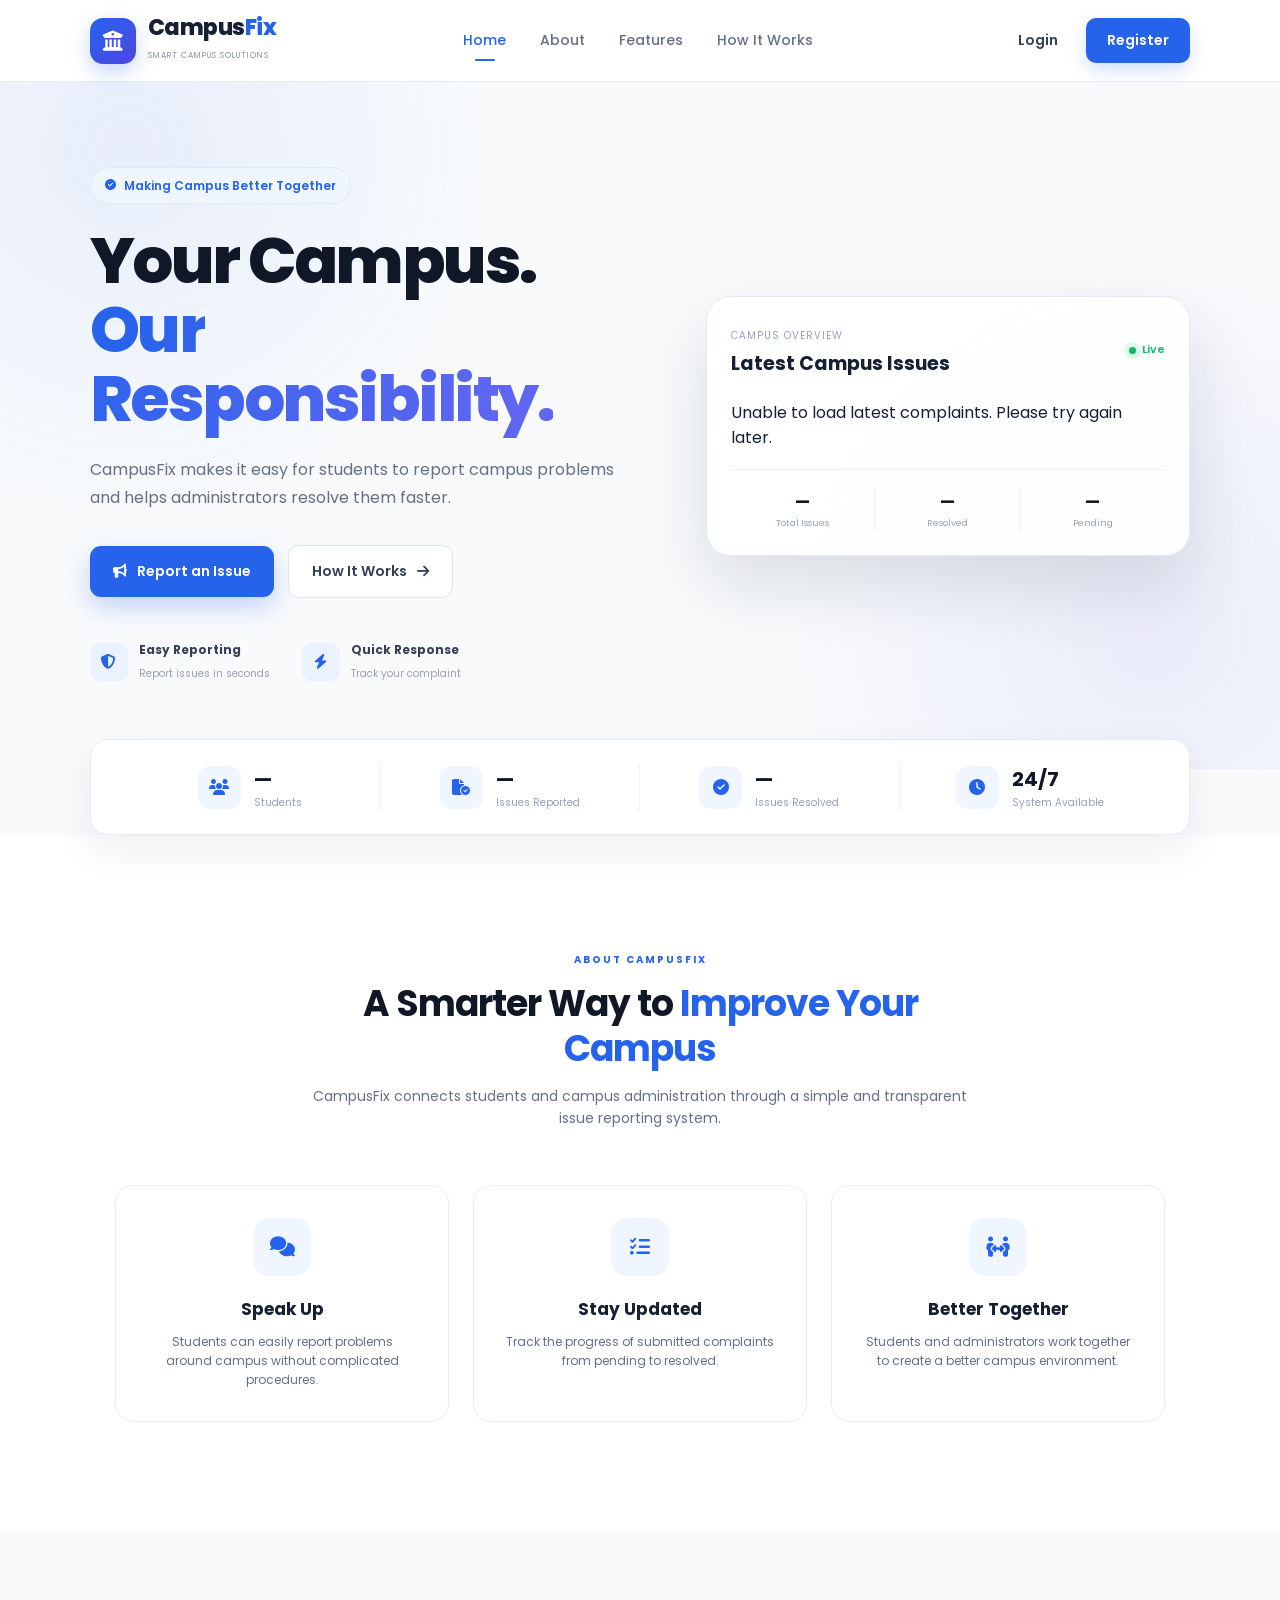
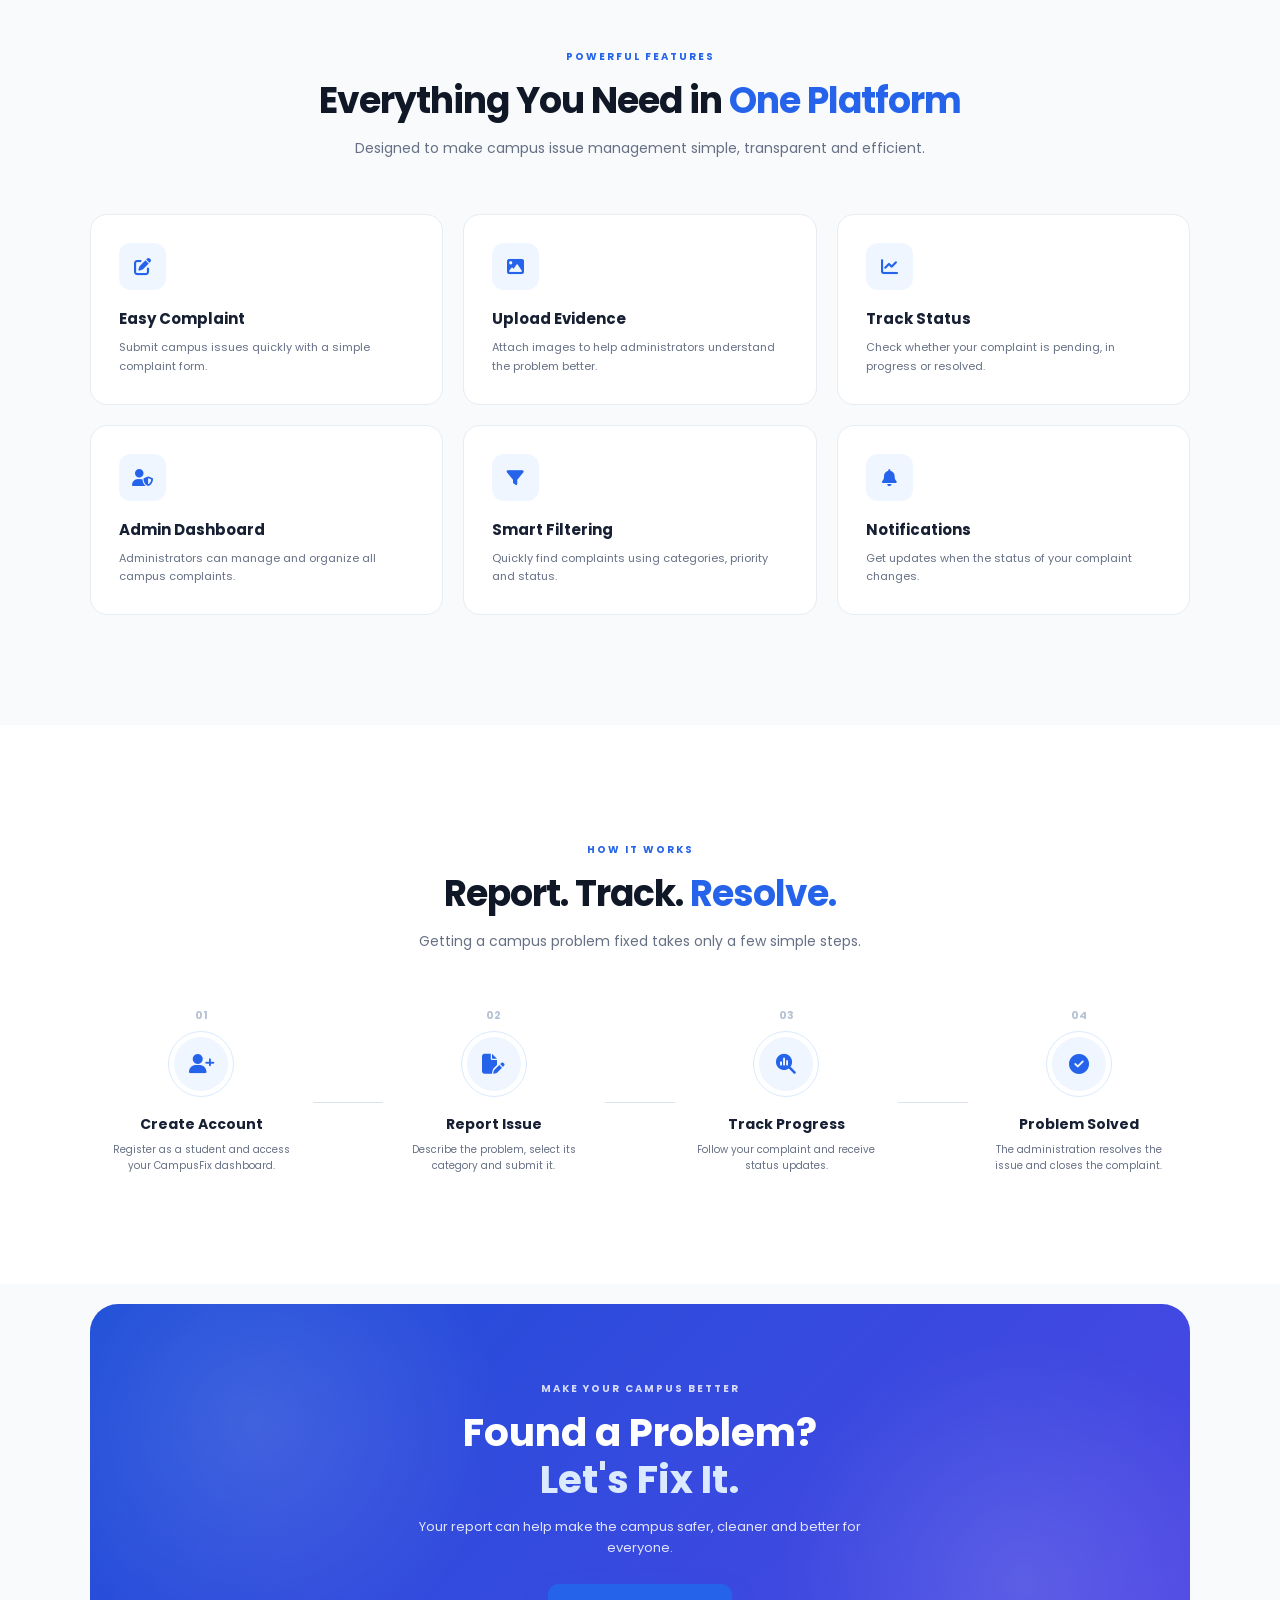
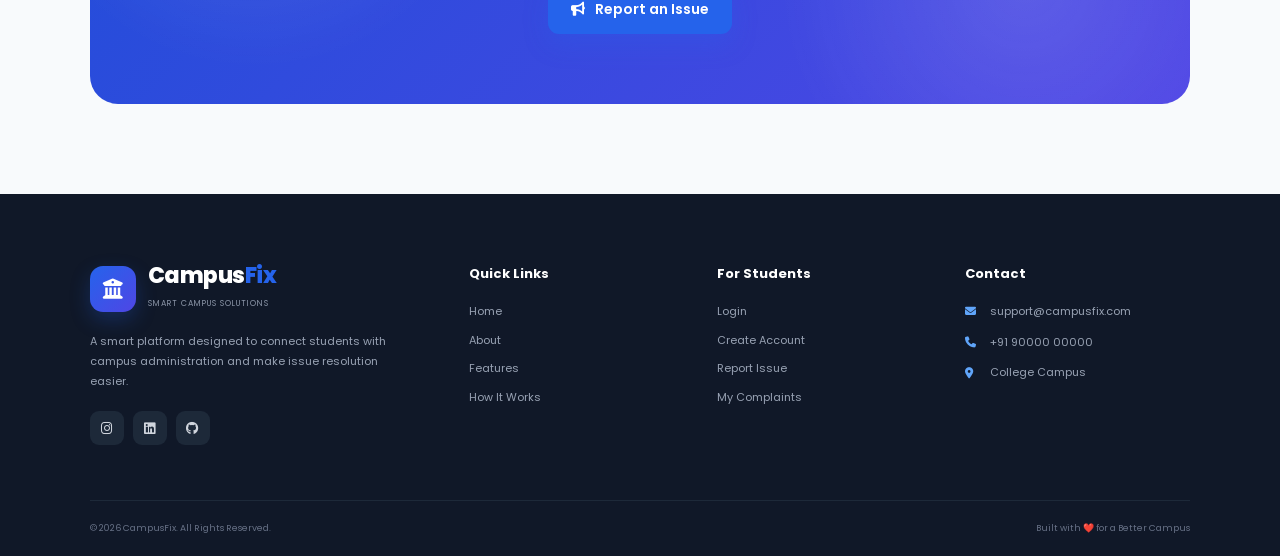
<file: frontend/index.html>
<!DOCTYPE html>
<html lang="en">
<head>
    <meta charset="UTF-8">
    <meta name="viewport" content="width=device-width, initial-scale=1.0">

    <title>CampusFix | Smart Campus Issue Management</title>

    <link rel="stylesheet" href="index.css">

    <!-- Google Font -->
    <link rel="preconnect" href="https://fonts.googleapis.com">
    <link rel="preconnect" href="https://fonts.gstatic.com" crossorigin>
    <link href="https://fonts.googleapis.com/css2?family=Poppins:wght@300;400;500;600;700;800&display=swap" rel="stylesheet">

    <!-- Font Awesome Icons -->
    <link rel="stylesheet"
          href="https://cdnjs.cloudflare.com/ajax/libs/font-awesome/6.5.2/css/all.min.css">
</head>

<body>

<!-- ================= NAVBAR ================= -->

<header class="navbar">

    <div class="logo">
        <div class="logo-icon">
            <i class="fa-solid fa-building-columns"></i>
        </div>

        <div>
            <h2>Campus<span>Fix</span></h2>
            <small>Smart Campus Solutions</small>
        </div>
    </div>

    <nav>
        <a href="#home" class="active">Home</a>
        <a href="#about">About</a>
        <a href="#features">Features</a>
        <a href="#how-it-works">How It Works</a>
    </nav>

    <div class="nav-buttons">
        <a href="login.html" class="login-btn">Login</a>
        <a href="register.html" class="register-btn">Register</a>
    </div>

</header>


<!-- ================= HERO SECTION ================= -->

<section class="hero" id="home">

    <div class="hero-content">

        <div class="badge">
            <i class="fa-solid fa-circle-check"></i>
            Making Campus Better Together
        </div>

        <h1>
            Your Campus.
            <br>
            <span>Our Responsibility.</span>
        </h1>

        <p>
            CampusFix makes it easy for students to report campus
            problems and helps administrators resolve them faster.
        </p>

        <div class="hero-buttons">

            <a href="login.html" class="primary-btn" id="reportIssueBtn">
                <i class="fa-solid fa-bullhorn"></i>
                Report an Issue
            </a>

            <a href="#how-it-works" class="secondary-btn">
                How It Works
                <i class="fa-solid fa-arrow-right"></i>
            </a>

        </div>

        <div class="hero-info">

            <div class="info-item">
                <i class="fa-solid fa-shield-halved"></i>
                <div>
                    <strong>Easy Reporting</strong>
                    <small>Report issues in seconds</small>
                </div>
            </div>

            <div class="info-item">
                <i class="fa-solid fa-bolt"></i>
                <div>
                    <strong>Quick Response</strong>
                    <small>Track your complaint</small>
                </div>
            </div>

        </div>

    </div>


    <!-- ================= HERO CARD ================= -->

    <div class="hero-card">

        <div class="card-top">

            <div>
                <span class="mini-title">Campus Overview</span>
                <h3>Latest Campus Issues</h3>
            </div>

            <div class="status-dot">
                <span></span> Live
            </div>

        </div>

        <!-- Latest Complaints From Database -->

        <div class="latest-complaints"
             id="latestComplaints"
             aria-live="polite">

            <div class="issue-card">

                <div class="issue-icon maintenance">
                    <i class="fa-solid fa-spinner fa-spin"></i>
                </div>

                <div class="issue-details">
                    <h4>Loading latest issues...</h4>
                    <p>Please wait</p>
                </div>

                <span class="pending">Loading</span>

            </div>

        </div>


        <!-- Dynamic Mini Statistics -->

        <div class="card-footer">

            <div class="mini-stat">
                <strong id="heroTotalComplaints">—</strong>
                <span>Total Issues</span>
            </div>

            <div class="mini-stat">
                <strong id="heroResolutionRate">—</strong>
                <span>Resolved</span>
            </div>

            <div class="mini-stat">
                <strong id="heroPendingComplaints">—</strong>
                <span>Pending</span>
            </div>

        </div>

    </div>

</section>


<!-- ================= STATISTICS SECTION ================= -->

<section class="stats">

    <div class="stat-box">

        <i class="fa-solid fa-users"></i>

        <div>
            <h2 id="totalStudentsStat">—</h2>
            <p>Students</p>
        </div>

    </div>


    <div class="stat-box">

        <i class="fa-solid fa-file-circle-check"></i>

        <div>
            <h2 id="totalComplaintsStat">—</h2>
            <p>Issues Reported</p>
        </div>

    </div>


    <div class="stat-box">

        <i class="fa-solid fa-circle-check"></i>

        <div>
            <h2 id="resolvedComplaintsStat">—</h2>
            <p>Issues Resolved</p>
        </div>

    </div>


    <div class="stat-box">

        <i class="fa-solid fa-clock"></i>

        <div>
            <h2>24/7</h2>
            <p>System Available</p>
        </div>

    </div>

</section>


<!-- ================= ABOUT ================= -->

<section class="about" id="about">

    <div class="section-heading">

        <span>ABOUT CAMPUSFIX</span>

        <h2>
            A Smarter Way to
            <strong>Improve Your Campus</strong>
        </h2>

        <p>
            CampusFix connects students and campus administration
            through a simple and transparent issue reporting system.
        </p>

    </div>


    <div class="about-content">

        <div class="about-card">

            <div class="about-icon">
                <i class="fa-solid fa-comments"></i>
            </div>

            <h3>Speak Up</h3>

            <p>
                Students can easily report problems around campus
                without complicated procedures.
            </p>

        </div>


        <div class="about-card">

            <div class="about-icon">
                <i class="fa-solid fa-list-check"></i>
            </div>

            <h3>Stay Updated</h3>

            <p>
                Track the progress of submitted complaints from
                pending to resolved.
            </p>

        </div>


        <div class="about-card">

            <div class="about-icon">
                <i class="fa-solid fa-people-arrows"></i>
            </div>

            <h3>Better Together</h3>

            <p>
                Students and administrators work together to create
                a better campus environment.
            </p>

        </div>

    </div>

</section>


<!-- ================= FEATURES ================= -->

<section class="features" id="features">

    <div class="section-heading">

        <span>POWERFUL FEATURES</span>

        <h2>
            Everything You Need in
            <strong>One Platform</strong>
        </h2>

        <p>
            Designed to make campus issue management simple,
            transparent and efficient.
        </p>

    </div>


    <div class="feature-grid">

        <div class="feature-card">

            <div class="feature-icon">
                <i class="fa-solid fa-pen-to-square"></i>
            </div>

            <h3>Easy Complaint</h3>

            <p>
                Submit campus issues quickly with a simple
                complaint form.
            </p>

        </div>


        <div class="feature-card">

            <div class="feature-icon">
                <i class="fa-solid fa-image"></i>
            </div>

            <h3>Upload Evidence</h3>

            <p>
                Attach images to help administrators understand
                the problem better.
            </p>

        </div>


        <div class="feature-card">

            <div class="feature-icon">
                <i class="fa-solid fa-chart-line"></i>
            </div>

            <h3>Track Status</h3>

            <p>
                Check whether your complaint is pending,
                in progress or resolved.
            </p>

        </div>


        <div class="feature-card">

            <div class="feature-icon">
                <i class="fa-solid fa-user-shield"></i>
            </div>

            <h3>Admin Dashboard</h3>

            <p>
                Administrators can manage and organize all
                campus complaints.
            </p>

        </div>


        <div class="feature-card">

            <div class="feature-icon">
                <i class="fa-solid fa-filter"></i>
            </div>

            <h3>Smart Filtering</h3>

            <p>
                Quickly find complaints using categories,
                priority and status.
            </p>

        </div>


        <div class="feature-card">

            <div class="feature-icon">
                <i class="fa-solid fa-bell"></i>
            </div>

            <h3>Notifications</h3>

            <p>
                Get updates when the status of your complaint
                changes.
            </p>

        </div>

    </div>

</section>


<!-- ================= HOW IT WORKS ================= -->

<section class="how-it-works" id="how-it-works">

    <div class="section-heading">

        <span>HOW IT WORKS</span>

        <h2>
            Report. Track.
            <strong>Resolve.</strong>
        </h2>

        <p>
            Getting a campus problem fixed takes only a few simple steps.
        </p>

    </div>


    <div class="steps">

        <div class="step">

            <div class="step-number">01</div>

            <div class="step-icon">
                <i class="fa-solid fa-user-plus"></i>
            </div>

            <h3>Create Account</h3>

            <p>
                Register as a student and access your CampusFix dashboard.
            </p>

        </div>


        <div class="step-line"></div>


        <div class="step">

            <div class="step-number">02</div>

            <div class="step-icon">
                <i class="fa-solid fa-file-pen"></i>
            </div>

            <h3>Report Issue</h3>

            <p>
                Describe the problem, select its category and submit it.
            </p>

        </div>


        <div class="step-line"></div>


        <div class="step">

            <div class="step-number">03</div>

            <div class="step-icon">
                <i class="fa-solid fa-magnifying-glass-chart"></i>
            </div>

            <h3>Track Progress</h3>

            <p>
                Follow your complaint and receive status updates.
            </p>

        </div>


        <div class="step-line"></div>


        <div class="step">

            <div class="step-number">04</div>

            <div class="step-icon">
                <i class="fa-solid fa-circle-check"></i>
            </div>

            <h3>Problem Solved</h3>

            <p>
                The administration resolves the issue and closes the complaint.
            </p>

        </div>

    </div>

</section>


<!-- ================= CTA ================= -->

<section class="cta">

    <div class="cta-content">

        <span>MAKE YOUR CAMPUS BETTER</span>

        <h2>
            Found a Problem?
            <br>
            <strong>Let's Fix It.</strong>
        </h2>

        <p>
            Your report can help make the campus safer,
            cleaner and better for everyone.
        </p>

        <a href="login.html" class="primary-btn" id="reportIssueCtaBtn">
            <i class="fa-solid fa-bullhorn"></i>
            Report an Issue
        </a>

    </div>

</section>


<!-- ================= FOOTER ================= -->

<footer>

    <div class="footer-main">

        <div class="footer-about">

            <div class="logo footer-logo">

                <div class="logo-icon">
                    <i class="fa-solid fa-building-columns"></i>
                </div>

                <div>
                    <h2>Campus<span>Fix</span></h2>
                    <small>Smart Campus Solutions</small>
                </div>

            </div>

            <p>
                A smart platform designed to connect students
                with campus administration and make issue
                resolution easier.
            </p>

            <div class="socials">

                <a href="#" aria-label="Instagram">
                    <i class="fa-brands fa-instagram"></i>
                </a>

                <a href="#" aria-label="LinkedIn">
                    <i class="fa-brands fa-linkedin"></i>
                </a>

                <a href="#" aria-label="GitHub">
                    <i class="fa-brands fa-github"></i>
                </a>

            </div>

        </div>


        <div class="footer-links">

            <h3>Quick Links</h3>

            <a href="#home">Home</a>
            <a href="#about">About</a>
            <a href="#features">Features</a>
            <a href="#how-it-works">How It Works</a>

        </div>


        <div class="footer-links">

            <h3>For Students</h3>

            <a href="login.html">Login</a>
            <a href="register.html">Create Account</a>
            <a href="login.html">Report Issue</a>
            <a href="login.html">My Complaints</a>

        </div>


        <div class="footer-contact">

            <h3>Contact</h3>

            <p>
                <i class="fa-solid fa-envelope"></i>
                support@campusfix.com
            </p>

            <p>
                <i class="fa-solid fa-phone"></i>
                +91 90000 00000
            </p>

            <p>
                <i class="fa-solid fa-location-dot"></i>
                College Campus
            </p>

        </div>

    </div>


    <div class="footer-bottom">

        <p>
            © 2026 CampusFix. All Rights Reserved.
        </p>

        <p>
            Built with ❤️ for a Better Campus
        </p>

    </div>

</footer>


<!-- ================= JAVASCRIPT ================= -->

<script src="index.js"></script>

</body>
</html>
</file>
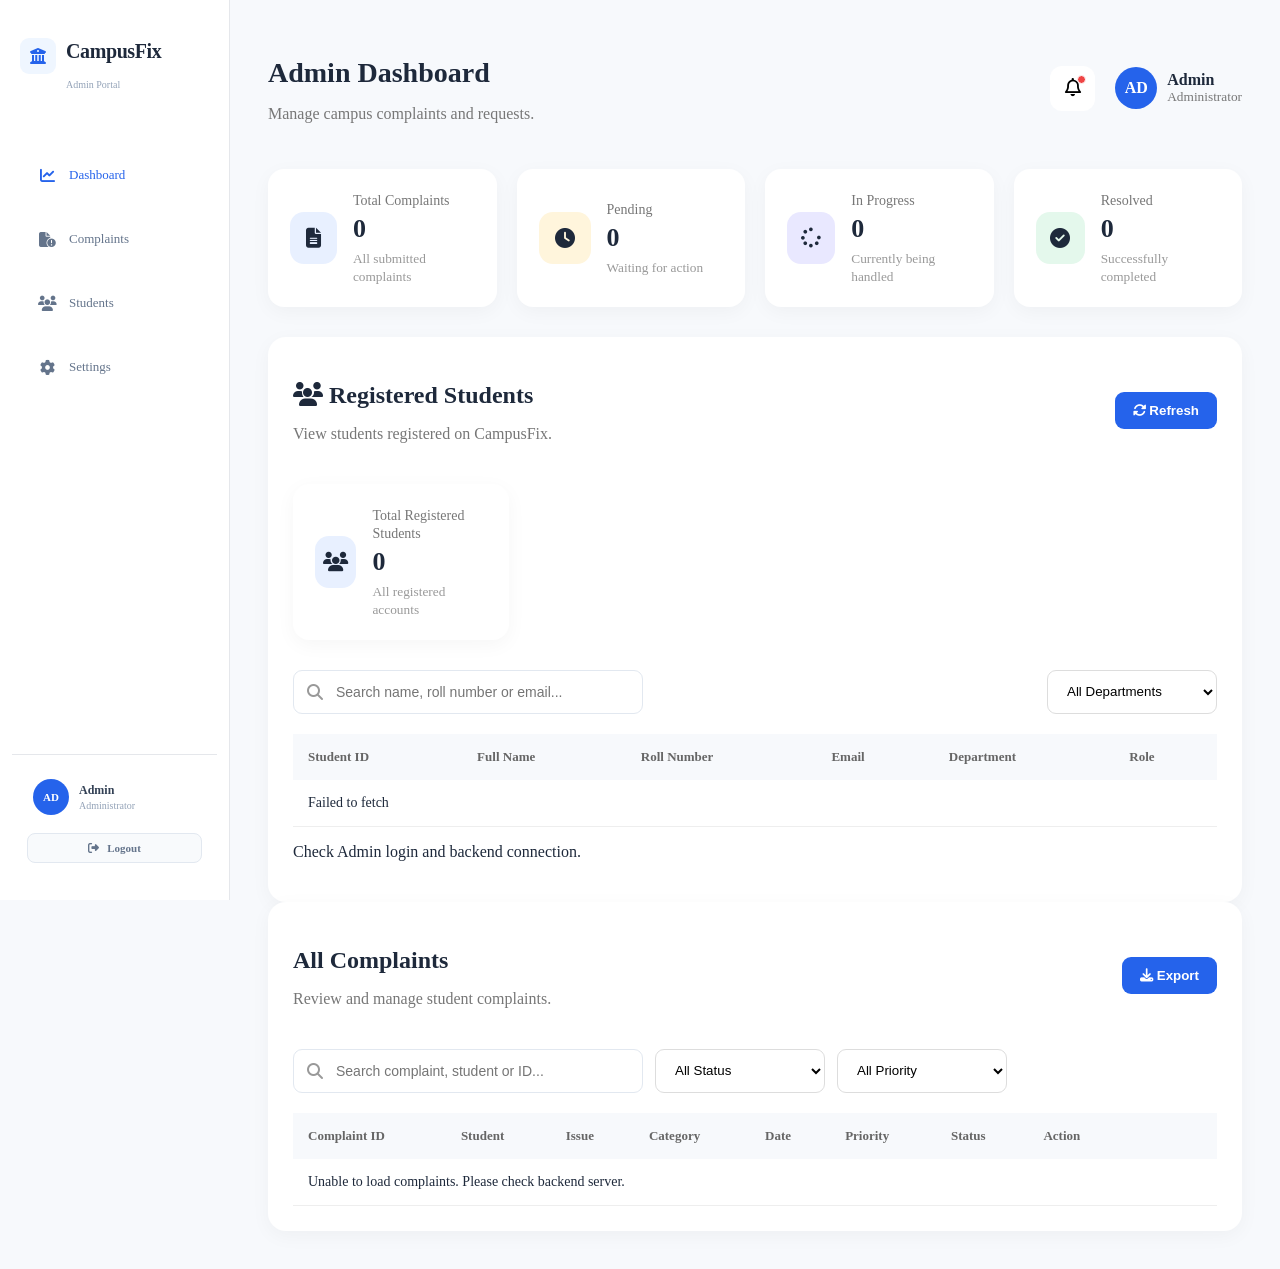
<file: frontend/admin.html>
<!DOCTYPE html>
<html lang="en">

<head>
    <meta charset="UTF-8">
    <meta name="viewport" content="width=device-width, initial-scale=1.0">
    <title>Admin Panel | CampusFix</title>

    <link rel="stylesheet" href="dashboard.css">
    <link rel="stylesheet" href="admin.css">

    <link rel="preconnect" href="https://fonts.googleapis.com">
    <link rel="preconnect" href="https://fonts.gstatic.com" crossorigin>

    <link href="https://fonts.googleapis.com/css2?family=Inter:wght@400;500;600;700;800&display=swap"
          rel="stylesheet">

    <link rel="stylesheet"
          href="https://cdnjs.cloudflare.com/ajax/libs/font-awesome/6.5.2/css/all.min.css">
</head>

<body>

<div class="admin-layout">

    <!-- SIDEBAR -->
    <aside class="sidebar">

        <div class="logo">
            <div class="logo-icon">
                <i class="fa-solid fa-building-columns"></i>
            </div>

            <div>
                <h2>CampusFix</h2>
                <span>Admin Portal</span>
            </div>
        </div>

        <nav class="sidebar-nav">

            <a href="admin.html" class="active">
                <i class="fa-solid fa-chart-line"></i>
                <span>Dashboard</span>
            </a>

            <a href="#complaints">
                <i class="fa-solid fa-file-circle-exclamation"></i>
                <span>Complaints</span>
            </a>

            <a href="#students">
                <i class="fa-solid fa-users"></i>
                <span>Students</span>
            </a>

            <a href="#settings">
                <i class="fa-solid fa-gear"></i>
                <span>Settings</span>
            </a>

        </nav>

        <div class="sidebar-bottom">

            <div class="admin-profile">
                <div class="profile-avatar">AD</div>

                <div>
                    <strong>Admin</strong>
                    <small>Administrator</small>
                </div>
            </div>

            <button class="logout-btn" onclick="adminLogout()">
                <i class="fa-solid fa-right-from-bracket"></i>
                Logout
            </button>

        </div>

    </aside>


    <!-- MAIN CONTENT -->
    <main class="admin-main">

        <!-- TOPBAR -->
        <header class="admin-topbar">

            <div>
                <h1>Admin Dashboard</h1>
                <p>Manage campus complaints and requests.</p>
            </div>

            <div class="admin-actions">

                <button class="icon-btn"
                        onclick="showNotifications()"
                        title="Notifications">

                    <i class="fa-regular fa-bell"></i>
                    <span class="notification-dot"></span>

                </button>

                <div class="admin-mini-profile">
                    <div class="profile-avatar">AD</div>

                    <div>
                        <strong>Admin</strong>
                        <small>Administrator</small>
                    </div>
                </div>

            </div>

        </header>


        <!-- DASHBOARD STATISTICS -->
        <section class="admin-stats">

            <div class="admin-stat-card">
                <div class="stat-icon total">
                    <i class="fa-solid fa-file-lines"></i>
                </div>

                <div>
                    <span>Total Complaints</span>
                    <h2 id="totalComplaints">0</h2>
                    <small>All submitted complaints</small>
                </div>
            </div>

            <div class="admin-stat-card">
                <div class="stat-icon pending">
                    <i class="fa-solid fa-clock"></i>
                </div>

                <div>
                    <span>Pending</span>
                    <h2 id="pendingComplaints">0</h2>
                    <small>Waiting for action</small>
                </div>
            </div>

            <div class="admin-stat-card">
                <div class="stat-icon progress">
                    <i class="fa-solid fa-spinner"></i>
                </div>

                <div>
                    <span>In Progress</span>
                    <h2 id="progressComplaints">0</h2>
                    <small>Currently being handled</small>
                </div>
            </div>

            <div class="admin-stat-card">
                <div class="stat-icon resolved">
                    <i class="fa-solid fa-circle-check"></i>
                </div>

                <div>
                    <span>Resolved</span>
                    <h2 id="resolvedComplaints">0</h2>
                    <small>Successfully completed</small>
                </div>
            </div>

        </section>


        <!-- REGISTERED STUDENTS SECTION -->
        <section class="complaints-section students-section" id="students">

            <div class="section-heading">

                <div>
                    <h2>
                        <i class="fa-solid fa-users"></i>
                        Registered Students
                    </h2>

                    <p>View students registered on CampusFix.</p>
                </div>

                <button class="export-btn"
                        type="button"
                        id="refreshStudents">

                    <i class="fa-solid fa-rotate"></i>
                    Refresh

                </button>

            </div>


            <!-- STUDENTS STATISTICS -->
            <div class="admin-stats students-stats">

                <div class="admin-stat-card">

                    <div class="stat-icon total">
                        <i class="fa-solid fa-users"></i>
                    </div>

                    <div>
                        <span>Total Registered Students</span>
                        <h2 id="totalStudents">0</h2>
                        <small>All registered accounts</small>
                    </div>

                </div>

            </div>


            <!-- STUDENT SEARCH AND FILTER -->
            <div class="complaint-tools">

                <div class="admin-search">

                    <i class="fa-solid fa-magnifying-glass"></i>

                    <input
                        type="text"
                        id="studentSearch"
                        placeholder="Search name, roll number or email..."
                        autocomplete="off">

                </div>

                <select id="studentDepartmentFilter"
                        aria-label="Filter by department">

                    <option value="all">All Departments</option>

                </select>

            </div>


            <!-- STUDENTS TABLE -->
            <div class="table-container">

                <table>

                    <thead>
                        <tr>
                            <th>Student ID</th>
                            <th>Full Name</th>
                            <th>Roll Number</th>
                            <th>Email</th>
                            <th>Department</th>
                            <th>Role</th>
                        </tr>
                    </thead>

                    <tbody id="studentsTable">

                        <tr>
                            <td colspan="6">
                                Students will appear here after loading.
                            </td>
                        </tr>

                    </tbody>

                </table>

            </div>

            <p id="studentsMessage"
               role="status"
               aria-live="polite"></p>

        </section>


        <!-- COMPLAINTS SECTION -->
        <section class="complaints-section" id="complaints">

            <div class="section-heading">

                <div>
                    <h2>All Complaints</h2>
                    <p>Review and manage student complaints.</p>
                </div>

                <button class="export-btn" onclick="exportComplaints()">
                    <i class="fa-solid fa-download"></i>
                    Export
                </button>

            </div>


            <!-- SEARCH AND FILTERS -->
            <div class="complaint-tools">

                <div class="admin-search">

                    <i class="fa-solid fa-magnifying-glass"></i>

                    <input
                        type="text"
                        id="searchInput"
                        placeholder="Search complaint, student or ID...">

                </div>

                <select id="statusFilter">
                    <option value="all">All Status</option>
                    <option value="Pending">Pending</option>
                    <option value="In Progress">In Progress</option>
                    <option value="Resolved">Resolved</option>
                </select>

                <select id="priorityFilter">
                    <option value="all">All Priority</option>
                    <option value="High">High</option>
                    <option value="Medium">Medium</option>
                    <option value="Low">Low</option>
                </select>

            </div>


            <!-- COMPLAINT TABLE -->
            <div class="table-container">

                <table>

                    <thead>
                        <tr>
                            <th>Complaint ID</th>
                            <th>Student</th>
                            <th>Issue</th>
                            <th>Category</th>
                            <th>Date</th>
                            <th>Priority</th>
                            <th>Status</th>
                            <th>Action</th>
                        </tr>
                    </thead>

                    <tbody id="complaintsTable"></tbody>

                </table>

            </div>

        </section>


        <!-- SETTINGS SECTION -->
        <section class="settings-section" id="settings">

            <div class="section-heading">

                <div>
                    <h2>
                        <i class="fa-solid fa-gear"></i>
                        Settings
                    </h2>

                    <p>Manage your admin account and preferences.</p>
                </div>

            </div>


            <!-- ADMIN PROFILE -->
            <div class="settings-card">

                <h3>
                    <i class="fa-solid fa-user"></i>
                    Admin Profile
                </h3>

                <div class="settings-profile">

                    <div class="profile-avatar">AD</div>

                    <div>
                        <strong>Admin</strong>
                        <p>Administrator</p>
                    </div>

                </div>

            </div>


            <!-- NOTIFICATION SETTINGS -->
            <div class="settings-card">

                <h3>
                    <i class="fa-solid fa-bell"></i>
                    Notification Settings
                </h3>

                <label class="notification-setting">

                    <span>
                        <strong>Enable Admin Notifications</strong>
                        <p>Receive alerts about pending complaints.</p>
                    </span>

                    <input
                        type="checkbox"
                        id="adminNotifications"
                        checked>

                </label>

            </div>


            <!-- APPEARANCE SETTINGS -->
            <div class="settings-card appearance-card">

                <h3>
                    <i class="fa-solid fa-palette"></i>
                    Appearance
                </h3>

                <p class="appearance-description">
                    Customize the look and feel of your CampusFix dashboard.
                </p>


                <!-- LIGHT / DARK MODE -->
                <div class="appearance-option">

                    <div class="appearance-info">

                        <strong>
                            <i class="fa-solid fa-circle-half-stroke"></i>
                            Display Mode
                        </strong>

                        <p>Choose light or dark appearance.</p>

                    </div>

                    <select id="themeMode">
                        <option value="light">Light Mode</option>
                        <option value="dark">Dark Mode</option>
                    </select>

                </div>


                <div class="appearance-divider"></div>


                <!-- LAYOUT MODE -->
                <div class="appearance-option">

                    <div class="appearance-info">

                        <strong>
                            <i class="fa-solid fa-table-cells"></i>
                            Dashboard Layout
                        </strong>

                        <p>Choose your preferred dashboard spacing.</p>

                    </div>

                    <select id="layoutMode">
                        <option value="comfortable">Comfortable</option>
                        <option value="compact">Compact</option>
                    </select>

                </div>


                <div class="appearance-divider"></div>


                <!-- THEME COLOR -->
                <div class="theme-color-section">

                    <div class="appearance-info">

                        <strong>
                            <i class="fa-solid fa-brush"></i>
                            Theme Color
                        </strong>

                        <p>Select your preferred accent color.</p>

                    </div>

                    <div class="theme-color-options">

                        <button
                            type="button"
                            class="theme-color blue"
                            data-color="blue"
                            aria-label="Blue theme"
                            aria-pressed="false"
                            title="Blue">
                        </button>

                        <button
                            type="button"
                            class="theme-color purple"
                            data-color="purple"
                            aria-label="Purple theme"
                            aria-pressed="false"
                            title="Purple">
                        </button>

                        <button
                            type="button"
                            class="theme-color green"
                            data-color="green"
                            aria-label="Green theme"
                            aria-pressed="false"
                            title="Green">
                        </button>

                        <button
                            type="button"
                            class="theme-color orange"
                            data-color="orange"
                            aria-label="Orange theme"
                            aria-pressed="false"
                            title="Orange">
                        </button>

                    </div>

                </div>


                <div class="appearance-divider"></div>


                <!-- APPEARANCE FOOTER -->
                <div class="appearance-footer">

                    <span id="appearanceMessage">
                        Your preferences are saved automatically.
                    </span>

                    <button
                        type="button"
                        id="resetAppearance"
                        class="reset-appearance-btn">

                        <i class="fa-solid fa-rotate-left"></i>
                        Reset Appearance

                    </button>

                </div>

            </div>

        </section>

    </main>

</div>


<!-- COMPLAINT DETAILS MODAL -->
<div class="modal" id="complaintModal">

    <div class="modal-box">

        <button
            class="close-modal"
            onclick="closeModal()"
            aria-label="Close modal">

            &times;

        </button>

        <h2>Complaint Details</h2>

        <div id="complaintDetails"></div>

    </div>

</div>


<!-- ADMIN JAVASCRIPT -->
<script src="admin.js"></script>

</body>
</html>
</file>
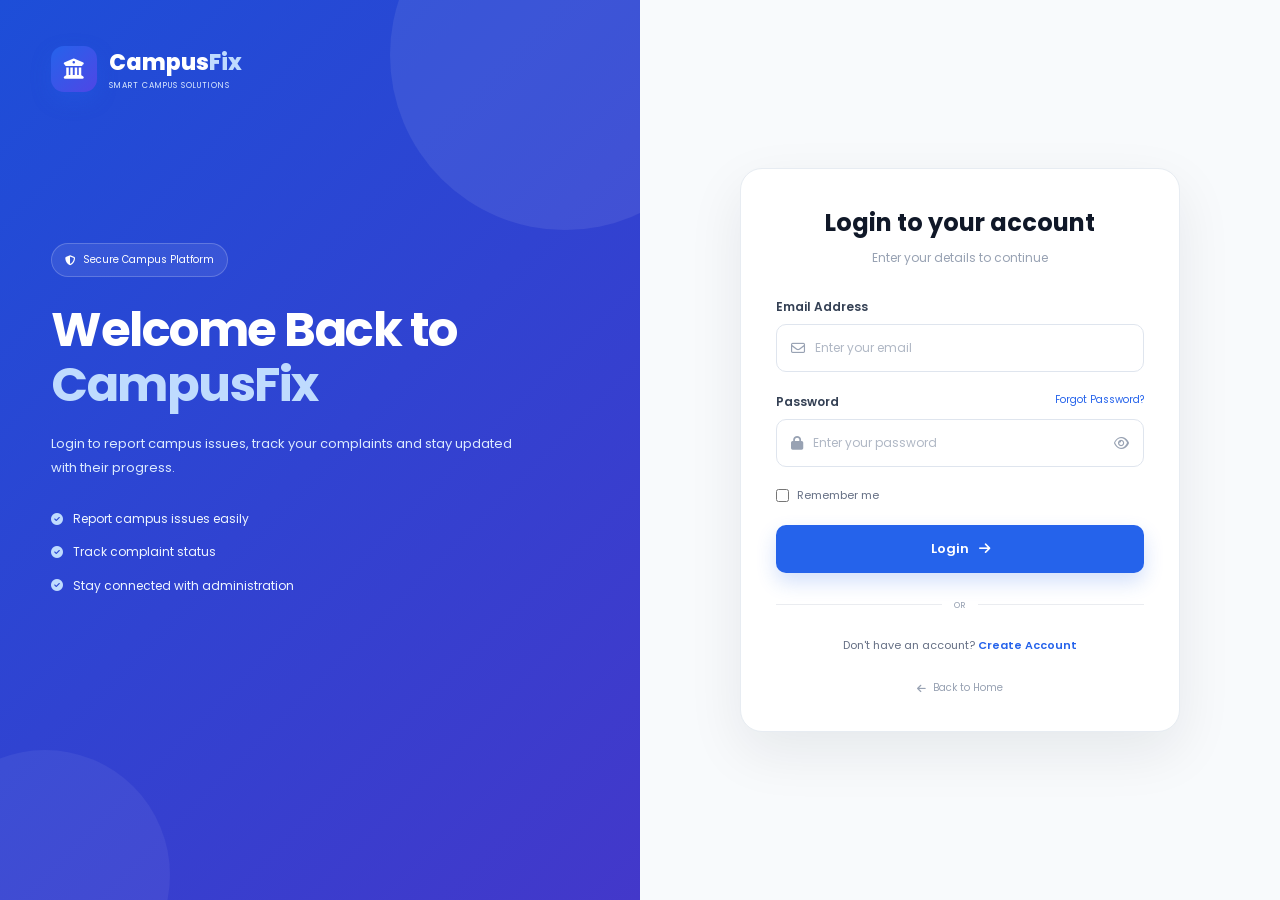
<file: frontend/complaint.html>
<!DOCTYPE html>
<html lang="en">

<head>
    <meta charset="UTF-8">
    <meta name="viewport" content="width=device-width, initial-scale=1.0">

    <meta name="description" content="CampusFix Student Portal - Report campus maintenance issues securely.">
    <meta name="theme-color" content="#ffffff">

    <title>Report Issue | CampusFix</title>

    <!-- CSS -->
    <link rel="stylesheet" href="index.css">
    <link rel="stylesheet" href="dashboard.css">
    <link rel="stylesheet" href="complaint.css">
    <link rel="stylesheet" href="student-appearance.css">

    <!-- Fonts -->
    <link rel="preconnect" href="https://fonts.googleapis.com">
    <link rel="preconnect" href="https://fonts.gstatic.com" crossorigin>

    <link href="https://fonts.googleapis.com/css2?family=Poppins:wght@300;400;500;600;700;800&display=swap"
          rel="stylesheet">

    <!-- Icons -->
    <link rel="stylesheet"
          href="https://cdnjs.cloudflare.com/ajax/libs/font-awesome/6.5.2/css/all.min.css">

    <!-- LOGIN CHECK -->
    <script>
        const studentEmail = localStorage.getItem("studentEmail");

        if (!studentEmail || !studentEmail.trim()) {
            window.location.replace("login.html");
        }
    </script>

</head>

<body class="dashboard-body">

    <!-- ================= SIDEBAR ================= -->

    <aside class="sidebar" id="sidebar">

        <!-- LOGO -->

        <div class="sidebar-logo">

            <div class="logo-icon">
                <i class="fa-solid fa-building-columns"></i>
            </div>

            <div>
                <h2>Campus<span>Fix</span></h2>
                <small>Student Portal</small>
            </div>

        </div>


        <!-- NAVIGATION -->

        <nav class="sidebar-nav">

            <p class="menu-title">MENU</p>

            <a href="dashboard.html" class="sidebar-link">
                <i class="fa-solid fa-table-columns"></i>
                <span>Dashboard</span>
            </a>

            <a href="complaint.html" class="sidebar-link active">
                <i class="fa-solid fa-file-circle-plus"></i>
                <span>Report Issue</span>
            </a>

            <a href="my-complaints.html" class="sidebar-link">
                <i class="fa-solid fa-list-check"></i>
                <span>My Complaints</span>
            </a>


            <p class="menu-title space-top">ACCOUNT</p>

            <!-- FIXED MY PROFILE LINK -->

            <a href="student-profile.html" class="sidebar-link">
                <i class="fa-solid fa-user"></i>
                <span>My Profile</span>
            </a>

            <!-- SETTINGS -->

            <a href="student-settings.html" class="sidebar-link">
                <i class="fa-solid fa-gear"></i>
                <span>Settings</span>
            </a>

        </nav>


        <!-- SIDEBAR BOTTOM -->

        <div class="sidebar-bottom">

            <div class="help-box">

            <a href="login.html" class="logout-link" id="logoutBtn">
                <i class="fa-solid fa-right-from-bracket"></i>
                Logout
            </a>

        </div>

    </aside>


    <!-- ================= MAIN ================= -->

    <main class="dashboard-main">

        <!-- TOPBAR -->

        <header class="dashboard-topbar">

            <button
                type="button"
                class="mobile-menu"
                id="menuBtn"
                aria-label="Open navigation menu"
                aria-controls="sidebar"
                aria-expanded="false"
            >
                <i class="fa-solid fa-bars"></i>
            </button>


            <div class="topbar-title">

                <h1>Report an Issue</h1>

                <p>Help us make your campus better</p>

            </div>


            <div class="topbar-actions">

                <button
                    type="button"
                    class="notification-btn"
                    aria-label="Notifications"
                >
                    <i class="fa-regular fa-bell"></i>
                    <span class="notification-dot"></span>
                </button>


                <div class="user-profile">

                    <div class="user-avatar" id="loggedInStudentAvatar">
                        NT
                    </div>

                    <div class="user-info">
                        <strong id="loggedInStudentName">
                            Student Name
                        </strong>
                        <small>Student</small>
                    </div>

                </div>

            </div>

        </header>


        <!-- ================= CONTENT ================= -->

        <div class="complaint-page">

            <!-- PAGE INTRO -->

            <div class="complaint-intro">

                <div>

                    <span>NEW COMPLAINT</span>

                    <h2>Tell us what needs to be fixed.</h2>

                    <p>
                        Provide accurate details so the administration
                        can resolve your issue quickly.
                    </p>

                </div>

                <div class="intro-icon">
                    <i class="fa-solid fa-screwdriver-wrench"></i>
                </div>

            </div>


            <!-- ================= FORM ================= -->

            <form id="complaintForm" novalidate>

                <!-- BASIC INFORMATION -->

                <section class="form-card">

                    <div class="form-card-heading">

                        <div class="heading-icon">
                            <i class="fa-solid fa-circle-info"></i>
                        </div>

                        <div>
                            <h3>Issue Information</h3>
                            <p>Tell us about the problem</p>
                        </div>

                    </div>


                    <div class="form-grid">

                        <!-- TITLE -->

                        <div class="form-field full">

                            <label for="issueTitle">
                                Issue Title <span>*</span>
                            </label>

                            <input
                                type="text"
                                id="issueTitle"
                                name="title"
                                placeholder="Example: Classroom fan is not working"
                                minlength="5"
                                maxlength="80"
                                autocomplete="off"
                                pattern="(?=.*[A-Za-z])[A-Za-z0-9 ,.'()&amp;-]+"
                                title="Use 5-80 characters. Letters, numbers, spaces and normal punctuation only."
                                aria-describedby="titleHelp"
                                required
                            >

                            <small id="titleHelp">
                                5-80 characters. Avoid unsupported special symbols.
                            </small>

                        </div>


                        <!-- CATEGORY -->

                        <div class="form-field">

                            <label for="category">
                                Category <span>*</span>
                            </label>

                            <div class="select-wrapper">

                                <i class="fa-solid fa-layer-group"></i>

                                <select id="category" name="category" required>

                                    <option value="">Select category</option>

                                    <option value="Maintenance">Maintenance</option>
                                    <option value="Electrical">Electrical</option>
                                    <option value="Cleanliness">Cleanliness</option>
                                    <option value="Water Supply">Water Supply</option>
                                    <option value="Internet">Internet / Wi-Fi</option>
                                    <option value="Furniture">Furniture</option>
                                    <option value="Security">Security</option>
                                    <option value="Other">Other</option>

                                </select>

                            </div>

                        </div>


                        <!-- LOCATION -->

                        <div class="form-field">

                            <label for="location">
                                Location <span>*</span>
                            </label>

                            <div class="input-with-icon">

                                <i class="fa-solid fa-location-dot"></i>

                                <input
                                    type="text"
                                    id="location"
                                    name="location"
                                    placeholder="Example: Block A, Room 204"
                                    minlength="3"
                                    maxlength="100"
                                    autocomplete="off"
                                    pattern="[A-Za-z0-9 ,/#.-]+"
                                    title="Use letters, numbers, spaces, comma, slash, hyphen or dot."
                                    required
                                >

                            </div>

                        </div>


                        <!-- PRIORITY -->

                        <div class="form-field">

                            <label>
                                Priority <span>*</span>
                            </label>

                            <div class="priority-options">

                                <label class="priority-option">

                                    <input
                                        type="radio"
                                        name="priority"
                                        value="Low"
                                    >

                                    <span class="priority low">Low</span>

                                </label>


                                <label class="priority-option">

                                    <input
                                        type="radio"
                                        name="priority"
                                        value="Medium"
                                        checked
                                    >

                                    <span class="priority medium">Medium</span>

                                </label>


                                <label class="priority-option">

                                    <input
                                        type="radio"
                                        name="priority"
                                        value="High"
                                    >

                                    <span class="priority high">High</span>

                                </label>

                            </div>

                        </div>


                        <!-- DESCRIPTION -->

                        <div class="form-field full">

                            <label for="description">
                                Description <span>*</span>
                            </label>

                            <textarea
                                id="description"
                                name="description"
                                rows="6"
                                minlength="15"
                                maxlength="500"
                                placeholder="Describe the issue clearly. Include any useful details..."
                                aria-describedby="descriptionHelp"
                                required
                            ></textarea>

                            <div class="character-count">
                                <span id="charCount">0</span>/500
                            </div>

                            <small id="descriptionHelp">
                                Minimum 15 characters and maximum 500 characters.
                                Do not enter only symbols.
                            </small>

                        </div>

                    </div>

                </section>


                <!-- ================= IMAGE UPLOAD ================= -->

                <section class="form-card">

                    <div class="form-card-heading">

                        <div class="heading-icon">
                            <i class="fa-solid fa-image"></i>
                        </div>

                        <div>
                            <h3>Upload Evidence</h3>
                            <p>Add an image to help us understand the issue</p>
                        </div>

                    </div>


                    <div class="upload-area" id="uploadArea">

                        <input
                            type="file"
                            id="issueImage"
                            name="issueImage"
                            accept=".png,.jpg,.jpeg,image/png,image/jpeg"
                            hidden
                        >

                        <div class="upload-icon">
                            <i class="fa-solid fa-cloud-arrow-up"></i>
                        </div>

                        <h4>Drag &amp; Drop your image here</h4>

                        <p>
                            or
                            <button
                                type="button"
                                id="browseBtn"
                            >
                                browse files
                            </button>
                        </p>

                        <small>
                            PNG, JPG or JPEG • Max 5MB
                        </small>

                    </div>


                    <!-- IMAGE PREVIEW -->

                    <div
                        class="image-preview"
                        id="imagePreview"
                        aria-live="polite"
                    ></div>

                </section>


                <!-- ================= SUBMIT ================= -->

                <section class="form-card submit-card">

                    <div class="anonymous-option">

                        <label>

                            <input
                                type="checkbox"
                                id="anonymous"
                                name="anonymous"
                            >

                            <div>
                                <strong>Submit anonymously</strong>

                                <small>
                                    Your name will not be displayed publicly.
                                </small>
                            </div>

                        </label>

                    </div>


                    <div class="submit-actions">

                        <a
                            href="dashboard.html"
                            class="cancel-btn"
                        >
                            Cancel
                        </a>


                        <button
                            type="submit"
                            class="submit-complaint-btn"
                        >
                            <i class="fa-solid fa-paper-plane"></i>
                            Submit Complaint
                        </button>

                    </div>


                    <div
                        id="complaintMessage"
                        class="complaint-message"
                        role="status"
                        aria-live="polite"
                    ></div>

                </section>

            </form>

        </div>


        <!-- FOOTER -->

        <footer class="dashboard-footer">

            <p>
                © 2026 CampusFix. All Rights Reserved.
            </p>

            <span>
                Smart Campus Issue Management System
            </span>

        </footer>

    </main>


    <!-- JAVASCRIPT -->

    <script src="complaint.js" defer></script>
    <script src="student-appearance.js"></script>

    <script>
        // LOGOUT
        const logoutBtn = document.getElementById("logoutBtn");

        if (logoutBtn) {
            logoutBtn.addEventListener("click", () => {
                localStorage.removeItem("studentId");
                localStorage.removeItem("studentName");
                localStorage.removeItem("studentEmail");
            });
        }
    </script>

</body>
</html>
</file>
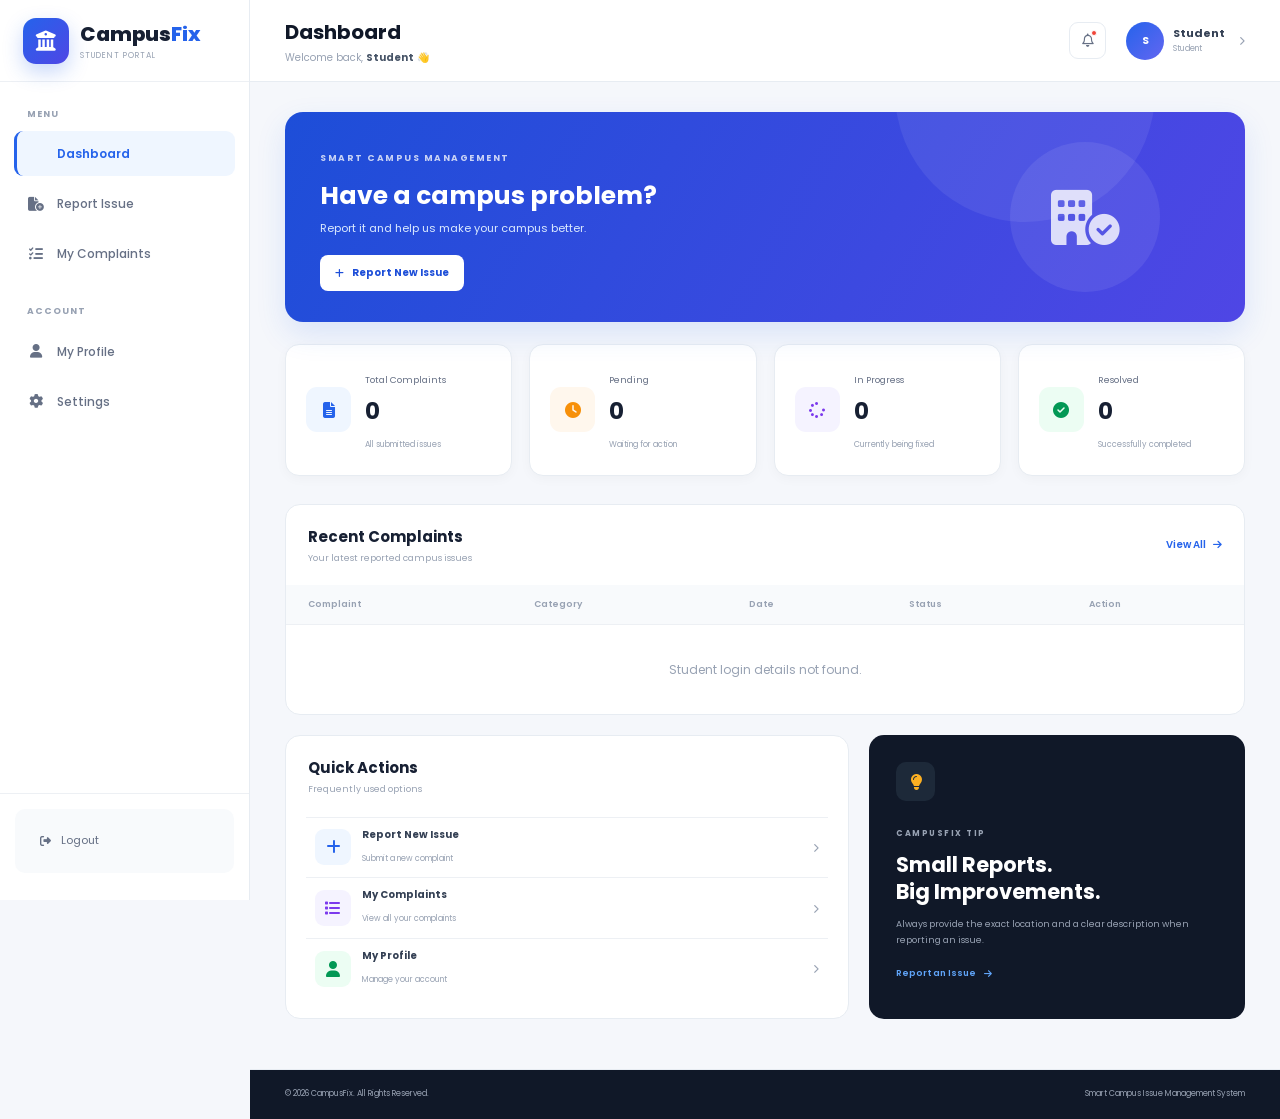
<file: frontend/dashboard.html>
<!DOCTYPE html>
<html lang="en">

<head>
    <meta charset="UTF-8">
    <meta name="viewport" content="width=device-width, initial-scale=1.0">

    <title>Dashboard | CampusFix</title>

    <!-- CSS -->
    <link rel="stylesheet" href="index.css">
    <link rel="stylesheet" href="dashboard.css">
    <link rel="stylesheet" href="student-appearance.css">

    <!-- Google Fonts -->
    <link rel="preconnect" href="https://fonts.googleapis.com">
    <link rel="preconnect" href="https://fonts.gstatic.com" crossorigin>

    <link href="https://fonts.googleapis.com/css2?family=Poppins:wght@300;400;500;600;700;800&display=swap"
          rel="stylesheet">

    <!-- Font Awesome -->
    <link rel="stylesheet"
          href="https://cdnjs.cloudflare.com/ajax/libs/font-awesome/6.5.2/css/all.min.css">

</head>

<body class="dashboard-body">

    <!-- ================= SIDEBAR ================= -->

    <aside class="sidebar" id="sidebar">

        <div class="sidebar-logo">

            <div class="logo-icon">
                <i class="fa-solid fa-building-columns"></i>
            </div>

            <div>
                <h2>Campus<span>Fix</span></h2>
                <small>Student Portal</small>
            </div>

        </div>

        <nav class="sidebar-nav">

            <p class="menu-title">MENU</p>

            <a href="dashboard.html" class="sidebar-link active">
                <i class="fa-solid fa-grid-2"></i>
                <span>Dashboard</span>
            </a>

            <a href="complaint.html" class="sidebar-link">
                <i class="fa-solid fa-file-circle-plus"></i>
                <span>Report Issue</span>
            </a>

            <a href="my-complaints.html" class="sidebar-link">
                <i class="fa-solid fa-list-check"></i>
                <span>My Complaints</span>
            </a>

            <p class="menu-title space-top">ACCOUNT</p>

            <a href="student-profile.html" class="sidebar-link">
                <i class="fa-solid fa-user"></i>
                <span>My Profile</span>
            </a>

            <a href="student-settings.html" class="sidebar-link">
                <i class="fa-solid fa-gear"></i>
                <span>Settings</span>
            </a>

        </nav>

        <!-- SIDEBAR BOTTOM - MATCHING COMPLAINT PAGE -->

        <div class="sidebar-bottom">

            <div class="help-box">

                <a href="login.html" class="logout-link" id="logoutBtn">
                    <i class="fa-solid fa-right-from-bracket"></i>
                    Logout
                </a>

            </div>

        </div>

    </aside>


    <!-- ================= MAIN CONTENT ================= -->

    <main class="dashboard-main">

        <!-- TOPBAR -->

        <header class="dashboard-topbar">

            <button class="mobile-menu"
                    id="menuBtn"
                    type="button"
                    aria-label="Open navigation menu"
                    aria-controls="sidebar"
                    aria-expanded="false">

                <i class="fa-solid fa-bars"></i>

            </button>

            <div class="topbar-title">

                <h1>Dashboard</h1>

                <p>
                    Welcome back,
                    <strong id="studentName">Student</strong> 👋
                </p>

            </div>

            <div class="topbar-actions">

                <button class="notification-btn"
                        type="button"
                        aria-label="Notifications">

                    <i class="fa-regular fa-bell"></i>
                    <span class="notification-dot"></span>

                </button>

                <!-- PROFILE SHORTCUT -->

                <a href="student-profile.html"
                   class="user-profile"
                   aria-label="Open My Profile">

                    <div class="user-avatar">ST</div>

                    <div class="user-info">
                        <strong>Student</strong>
                        <small>Student</small>
                    </div>

                    <i class="fa-solid fa-chevron-right profile-arrow"></i>

                </a>

            </div>

        </header>


        <!-- DASHBOARD CONTENT -->

        <div class="dashboard-content">

            <!-- WELCOME BANNER -->

            <section class="welcome-banner">

                <div>

                    <span>SMART CAMPUS MANAGEMENT</span>

                    <h2>Have a campus problem?</h2>

                    <p>
                        Report it and help us make your campus better.
                    </p>

                    <a href="complaint.html" class="banner-btn">
                        <i class="fa-solid fa-plus"></i>
                        Report New Issue
                    </a>

                </div>

                <div class="banner-icon">
                    <i class="fa-solid fa-building-circle-check"></i>
                </div>

            </section>


            <!-- STATISTICS -->

            <section class="dashboard-stats">

                <div class="dashboard-stat-card">

                    <div class="dashboard-stat-icon blue">
                        <i class="fa-solid fa-file-lines"></i>
                    </div>

                    <div>
                        <span>Total Complaints</span>
                        <h2 id="totalComplaints">0</h2>
                        <small>All submitted issues</small>
                    </div>

                </div>


                <div class="dashboard-stat-card">

                    <div class="dashboard-stat-icon orange">
                        <i class="fa-solid fa-clock"></i>
                    </div>

                    <div>
                        <span>Pending</span>
                        <h2 id="pendingComplaints">0</h2>
                        <small>Waiting for action</small>
                    </div>

                </div>


                <div class="dashboard-stat-card">

                    <div class="dashboard-stat-icon purple">
                        <i class="fa-solid fa-spinner"></i>
                    </div>

                    <div>
                        <span>In Progress</span>
                        <h2 id="progressComplaints">0</h2>
                        <small>Currently being fixed</small>
                    </div>

                </div>


                <div class="dashboard-stat-card">

                    <div class="dashboard-stat-icon green">
                        <i class="fa-solid fa-circle-check"></i>
                    </div>

                    <div>
                        <span>Resolved</span>
                        <h2 id="resolvedComplaints">0</h2>
                        <small>Successfully completed</small>
                    </div>

                </div>

            </section>


            <!-- RECENT COMPLAINTS -->

            <section class="dashboard-section">

                <div class="section-top">

                    <div>
                        <h2>Recent Complaints</h2>
                        <p>Your latest reported campus issues</p>
                    </div>

                    <a href="my-complaints.html" class="view-all">
                        View All
                        <i class="fa-solid fa-arrow-right"></i>
                    </a>

                </div>

                <div class="complaints-table-wrapper">

                    <table class="complaints-table">

                        <thead>
                            <tr>
                                <th>Complaint</th>
                                <th>Category</th>
                                <th>Date</th>
                                <th>Status</th>
                                <th>Action</th>
                            </tr>
                        </thead>

                        <tbody id="recentComplaintsTable">

                            <tr>
                                <td colspan="5" class="loading-row">
                                    Loading complaints...
                                </td>
                            </tr>

                        </tbody>

                    </table>

                </div>

            </section>


            <!-- BOTTOM GRID -->

            <div class="dashboard-bottom-grid">

                <!-- QUICK ACTIONS -->

                <section class="quick-links-card">

                    <div class="section-top">

                        <div>
                            <h2>Quick Actions</h2>
                            <p>Frequently used options</p>
                        </div>

                    </div>

                    <div class="quick-links">

                        <a href="complaint.html" class="quick-link">

                            <div class="quick-link-icon blue">
                                <i class="fa-solid fa-plus"></i>
                            </div>

                            <div>
                                <strong>Report New Issue</strong>
                                <small>Submit a new complaint</small>
                            </div>

                            <i class="fa-solid fa-chevron-right"></i>

                        </a>


                        <a href="my-complaints.html" class="quick-link">

                            <div class="quick-link-icon purple">
                                <i class="fa-solid fa-list"></i>
                            </div>

                            <div>
                                <strong>My Complaints</strong>
                                <small>View all your complaints</small>
                            </div>

                            <i class="fa-solid fa-chevron-right"></i>

                        </a>


                        <a href="student-profile.html" class="quick-link">

                            <div class="quick-link-icon green">
                                <i class="fa-solid fa-user"></i>
                            </div>

                            <div>
                                <strong>My Profile</strong>
                                <small>Manage your account</small>
                            </div>

                            <i class="fa-solid fa-chevron-right"></i>

                        </a>

                    </div>

                </section>


                <!-- CAMPUS TIP -->

                <section class="campus-tip">

                    <div class="tip-icon">
                        <i class="fa-solid fa-lightbulb"></i>
                    </div>

                    <span>CAMPUSFIX TIP</span>

                    <h2>
                        Small Reports.
                        <br>
                        Big Improvements.
                    </h2>

                    <p>
                        Always provide the exact location and a clear
                        description when reporting an issue.
                    </p>

                    <a href="complaint.html">
                        Report an Issue
                        <i class="fa-solid fa-arrow-right"></i>
                    </a>

                </section>

            </div>

        </div>


        <!-- FOOTER -->

        <footer class="dashboard-footer">

            <p>© 2026 CampusFix. All Rights Reserved.</p>

            <span>
                Smart Campus Issue Management System
            </span>

        </footer>

    </main>


    <!-- JAVASCRIPT -->

    <script src="dashboard.js"></script>
    <script src="student-appearance.js"></script>

</body>
</html>
</file>
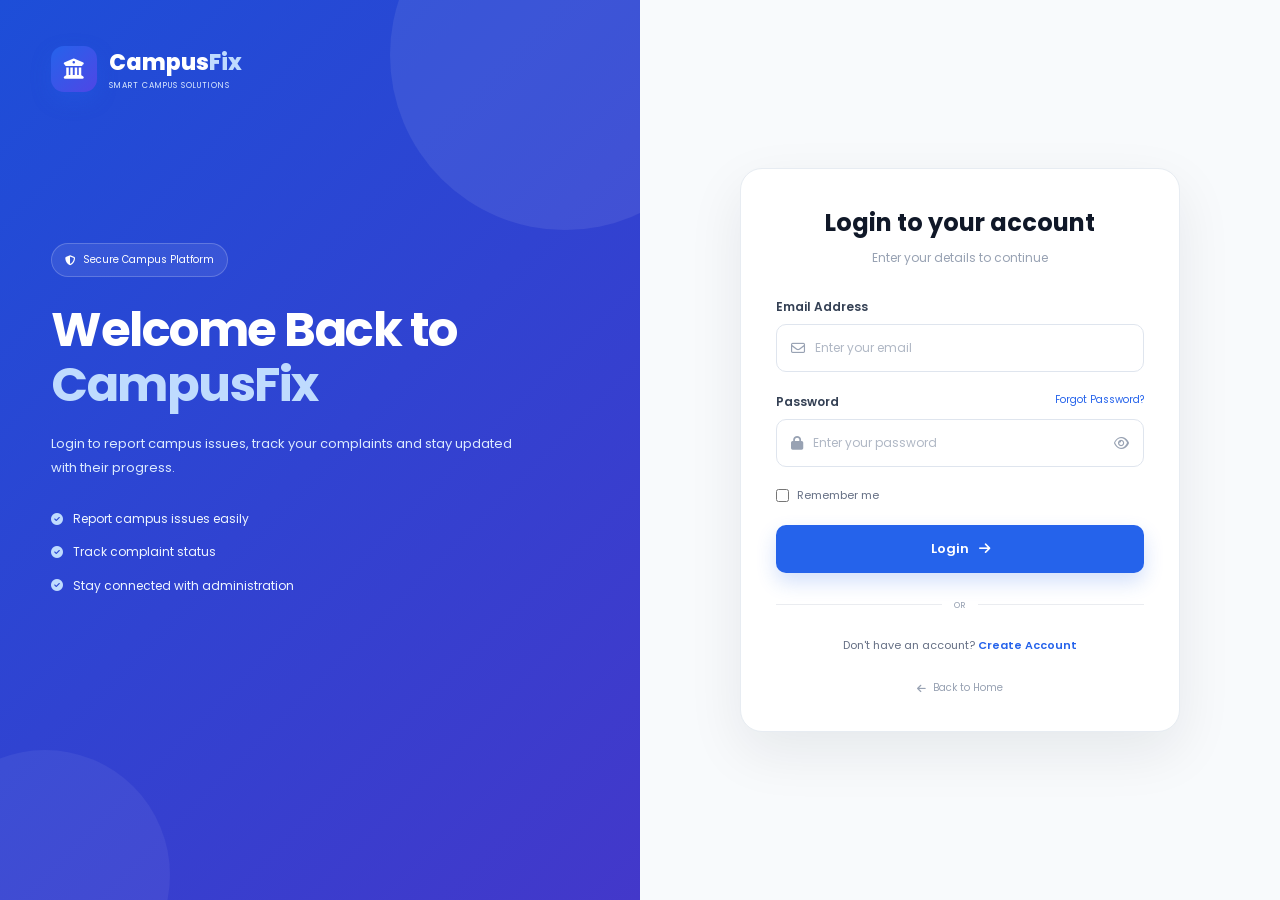
<file: frontend/login.html>
<!DOCTYPE html>
<html lang="en">
<head>
    <meta charset="UTF-8">
    <meta name="viewport" content="width=device-width, initial-scale=1.0">

    <title>Login | CampusFix</title>

    <link rel="stylesheet" href="index.css">

    <link rel="preconnect" href="https://fonts.googleapis.com">
    <link rel="preconnect" href="https://fonts.gstatic.com" crossorigin>

    <link href="https://fonts.googleapis.com/css2?family=Poppins:wght@300;400;500;600;700;800&display=swap"
          rel="stylesheet">

    <link rel="stylesheet"
          href="https://cdnjs.cloudflare.com/ajax/libs/font-awesome/6.5.2/css/all.min.css">
</head>

<body class="auth-body">

    <main class="auth-container">

        <!-- LEFT SIDE -->
        <section class="auth-info">

            <a href="index.html" class="auth-logo">
                <div class="logo-icon">
                    <i class="fa-solid fa-building-columns"></i>
                </div>

                <div>
                    <h2>Campus<span>Fix</span></h2>
                    <small>Smart Campus Solutions</small>
                </div>
            </a>

            <div class="auth-info-content">

                <span class="auth-badge">
                    <i class="fa-solid fa-shield-halved"></i>
                    Secure Campus Platform
                </span>

                <h1>
                    Welcome Back to
                    <span>CampusFix</span>
                </h1>

                <p>
                    Login to report campus issues, track your complaints
                    and stay updated with their progress.
                </p>

                <div class="auth-points">

                    <div>
                        <i class="fa-solid fa-circle-check"></i>
                        <span>Report campus issues easily</span>
                    </div>

                    <div>
                        <i class="fa-solid fa-circle-check"></i>
                        <span>Track complaint status</span>
                    </div>

                    <div>
                        <i class="fa-solid fa-circle-check"></i>
                        <span>Stay connected with administration</span>
                    </div>

                </div>

            </div>

        </section>


        <!-- RIGHT SIDE -->
        <section class="auth-form-section">

            <div class="auth-form-card">

                <div class="form-heading">

                    <div class="mobile-logo">
                        <div class="logo-icon">
                            <i class="fa-solid fa-building-columns"></i>
                        </div>
                    </div>

                    <h2>Login to your account</h2>

                    <p>
                        Enter your details to continue
                    </p>

                </div>


                <form id="loginForm">

                    <!-- EMAIL -->
                    <div class="form-group">

                        <label for="email">
                            Email Address
                        </label>

                        <div class="input-box">

                            <i class="fa-regular fa-envelope"></i>

                            <input
                                type="email"
                                id="email"
                                placeholder="Enter your email"
                                required
                            >

                        </div>

                    </div>


                    <!-- PASSWORD -->
                    <div class="form-group">

                        <div class="label-row">

                            <label for="password">
                                Password
                            </label>

                            <a href="#" id="forgotPasswordLink">
                                Forgot Password?
                            </a>

                        </div>

                        <div class="input-box">

                            <i class="fa-solid fa-lock"></i>

                            <input
                                type="password"
                                id="password"
                                placeholder="Enter your password"
                                required
                            >

                            <button
                                type="button"
                                class="password-toggle"
                                id="togglePassword"
                            >
                                <i class="fa-regular fa-eye"></i>
                            </button>

                        </div>

                    </div>


                    <!-- REMEMBER -->
                    <div class="remember-row">

                        <label class="remember">

                            <input
                                type="checkbox"
                                id="remember"
                            >

                            <span>Remember me</span>

                        </label>

                    </div>


                    <!-- LOGIN BUTTON -->
                    <button
                        type="submit"
                        class="auth-submit"
                    >
                        <span>Login</span>
                        <i class="fa-solid fa-arrow-right"></i>
                    </button>


                    <!-- MESSAGE -->
                    <div
                        id="loginMessage"
                        class="form-message"
                    ></div>

                </form>


                <div class="divider">
                    <span>OR</span>
                </div>


                <div class="register-text">

                    Don't have an account?

                    <a href="register.html">
                        Create Account
                    </a>

                </div>


                <a href="index.html" class="back-home">
                    <i class="fa-solid fa-arrow-left"></i>
                    Back to Home
                </a>

            </div>

        </section>

    </main>


    <!-- =================================
         FORGOT PASSWORD MODAL
    ================================== -->

    <div id="forgotPasswordModal" class="cf-modal" aria-hidden="true">

        <div class="cf-modal-card"
             role="dialog"
             aria-modal="true"
             aria-labelledby="forgotTitle">

            <button
                type="button"
                class="cf-modal-close"
                id="closeForgotModal"
                aria-label="Close"
            >
                &times;
            </button>

            <h2 id="forgotTitle">
                Reset your password
            </h2>

            <p class="cf-modal-subtitle">
                Enter your registered email to receive a 6-digit OTP.
            </p>


            <!-- SEND OTP FORM -->
            <form id="sendOtpForm">

                <label for="forgotEmail">
                    Email Address
                </label>

                <input
                    type="email"
                    id="forgotEmail"
                    placeholder="Enter your registered email"
                    required
                >

                <button
                    type="submit"
                    class="cf-modal-submit"
                    id="sendOtpButton"
                >
                    Send OTP
                </button>

            </form>


            <!-- RESET PASSWORD FORM -->
            <form id="resetPasswordForm" class="cf-hidden">

                <label for="resetOtp">
                    6-digit OTP
                </label>

                <input
                    type="text"
                    id="resetOtp"
                    inputmode="numeric"
                    autocomplete="one-time-code"
                    maxlength="6"
                    pattern="[0-9]{6}"
                    placeholder="Enter OTP"
                    required
                >


                <label for="newPassword">
                    New Password
                </label>

                <input
                    type="password"
                    id="newPassword"
                    autocomplete="new-password"
                    minlength="8"
                    maxlength="72"
                    placeholder="Enter new password"
                    required
                >


                <label for="confirmNewPassword">
                    Confirm New Password
                </label>

                <input
                    type="password"
                    id="confirmNewPassword"
                    autocomplete="new-password"
                    minlength="8"
                    maxlength="72"
                    placeholder="Confirm new password"
                    required
                >


                <button
                    type="submit"
                    class="cf-modal-submit"
                    id="resetPasswordButton"
                >
                    Reset Password
                </button>

            </form>


            <!-- FORGOT PASSWORD MESSAGE -->
            <div
                id="forgotPasswordMessage"
                class="cf-modal-message"
                role="status"
                aria-live="polite"
            ></div>

        </div>

    </div>


    <!-- =================================
         FORGOT PASSWORD CSS
    ================================== -->

    <style>

        .cf-modal {
            display: none;
            position: fixed;
            inset: 0;
            z-index: 9999;
            padding: 20px;
            background: rgba(15, 23, 42, .62);
            align-items: center;
            justify-content: center;
        }

        .cf-modal.cf-open {
            display: flex;
        }

        .cf-modal-card {
            position: relative;
            width: min(100%, 430px);
            padding: 30px;
            border-radius: 18px;
            background: #fff;
            box-shadow: 0 20px 60px rgba(0,0,0,.22);
            font-family: 'Poppins', sans-serif;
        }

        .cf-modal-card h2 {
            margin: 0 30px 8px 0;
            color: #172554;
            font-size: 23px;
        }

        .cf-modal-subtitle {
            margin: 0 0 22px;
            color: #64748b;
            font-size: 13px;
            line-height: 1.6;
        }

        .cf-modal-close {
            position: absolute;
            top: 12px;
            right: 16px;
            border: 0;
            background: transparent;
            color: #64748b;
            font-size: 28px;
            cursor: pointer;
        }

        .cf-modal-card label {
            display: block;
            margin: 13px 0 7px;
            color: #334155;
            font-size: 13px;
            font-weight: 600;
        }

        .cf-modal-card input {
            box-sizing: border-box;
            width: 100%;
            min-height: 45px;
            padding: 11px 13px;
            border: 1px solid #cbd5e1;
            border-radius: 9px;
            outline: none;
            font: inherit;
            font-size: 14px;
        }

        .cf-modal-card input:focus {
            border-color: #2563eb;
            box-shadow: 0 0 0 3px rgba(37,99,235,.12);
        }

        .cf-modal-submit {
            width: 100%;
            min-height: 46px;
            margin-top: 18px;
            border: 0;
            border-radius: 9px;
            background: #2563eb;
            color: #fff;
            font: inherit;
            font-weight: 600;
            cursor: pointer;
        }

        .cf-modal-submit:disabled {
            opacity: .65;
            cursor: not-allowed;
        }

        .cf-hidden {
            display: none;
        }

        .cf-modal-message {
            min-height: 20px;
            margin-top: 14px;
            font-size: 13px;
            line-height: 1.5;
        }

        .cf-modal-message.success {
            color: #15803d;
        }

        .cf-modal-message.error {
            color: #dc2626;
        }

        @media (max-width: 480px) {
            .cf-modal-card {
                padding: 24px 20px;
            }
        }

    </style>


    <!-- =================================
         JAVASCRIPT
    ================================== -->

    <script>


    /* ===============================
       PASSWORD SHOW / HIDE
    =============================== */

    const password = document.getElementById("password");

    const togglePassword =
        document.getElementById("togglePassword");

    togglePassword.addEventListener("click", () => {

        if (password.type === "password") {

            password.type = "text";

            togglePassword.innerHTML =
                '<i class="fa-regular fa-eye-slash"></i>';

        } else {

            password.type = "password";

            togglePassword.innerHTML =
                '<i class="fa-regular fa-eye"></i>';
        }

    });


    /* ===============================
       LOGIN FORM
    =============================== */

    const loginForm =
        document.getElementById("loginForm");

    const loginMessage =
        document.getElementById("loginMessage");

    const loginButton =
        loginForm.querySelector('button[type="submit"]');


    loginForm.addEventListener("submit", async (event) => {

        event.preventDefault();

        const email =
            document.getElementById("email").value.trim();

        const passwordValue = password.value;

        if (!email || !passwordValue) {

            loginMessage.textContent =
                "Please fill in all fields.";

            loginMessage.className =
                "form-message error";

            return;
        }

        const loginData = {
            email: email,
            password: passwordValue
        };

        loginButton.disabled = true;

        loginButton.innerHTML =
            '<span>Please wait...</span> <i class="fa-solid fa-spinner fa-spin"></i>';

        loginMessage.textContent = "";

        loginMessage.className = "form-message";


        try {

            const response = await fetch(
                "http://127.0.0.1:8080/api/students/login",
                {
                    method: "POST",
                    credentials: "include",

                    headers: {
                        "Content-Type": "application/json"
                    },

                    body: JSON.stringify(loginData)
                }
            );


            const responseText = await response.text();

            let result;

            try {
                result = JSON.parse(responseText);
            } catch {
                result = responseText;
            }

            console.log("LOGIN RESPONSE:", result);


            // WRONG EMAIL OR PASSWORD
            if (!response.ok) {

                let errorMessage;

                if (typeof result === "string") {
                    errorMessage = result;
                } else {
                    errorMessage =
                        result.message || "Invalid email or password";
                }

                loginMessage.textContent = errorMessage;

                loginMessage.className =
                    "form-message error";

                return;
            }


            // LOGIN SUCCESSFUL
            if (!result || typeof result !== "object" || !result.id) {

                loginMessage.textContent =
                    "Invalid response received from server.";

                loginMessage.className =
                    "form-message error";

                return;
            }


            localStorage.setItem("studentId", result.id);
            localStorage.setItem("studentName", result.fullName);
            localStorage.setItem("studentEmail", result.email);


            loginMessage.textContent =
                "Login successful! Redirecting...";

            loginMessage.className =
                "form-message success";


            setTimeout(() => {

                if (result.role === "ADMIN") {
                    window.location.href = "admin.html";
                } else {
                    window.location.href = "dashboard.html";
                }

            }, 800);


        } catch (error) {

            console.error("Login error:", error);

            loginMessage.textContent =
                "Backend server se connection nahi ho pa raha.";

            loginMessage.className =
                "form-message error";

        } finally {

            loginButton.disabled = false;

            loginButton.innerHTML =
                '<span>Login</span> <i class="fa-solid fa-arrow-right"></i>';
        }

    });


    /* ===============================
       FORGOT PASSWORD
    =============================== */

    const forgotPasswordLink =
        document.getElementById("forgotPasswordLink");

    const forgotPasswordModal =
        document.getElementById("forgotPasswordModal");

    const closeForgotModal =
        document.getElementById("closeForgotModal");

    const sendOtpForm =
        document.getElementById("sendOtpForm");

    const resetPasswordForm =
        document.getElementById("resetPasswordForm");

    const forgotPasswordMessage =
        document.getElementById("forgotPasswordMessage");

    const sendOtpButton =
        document.getElementById("sendOtpButton");

    const resetPasswordButton =
        document.getElementById("resetPasswordButton");


    // SHOW MESSAGE
    function showForgotMessage(message, type) {

        forgotPasswordMessage.textContent = message;

        forgotPasswordMessage.className =
            "cf-modal-message " + type;
    }


    // OPEN MODAL
    function openForgotPasswordModal(event) {

        event.preventDefault();

        forgotPasswordModal.classList.add("cf-open");

        forgotPasswordModal.setAttribute(
            "aria-hidden",
            "false"
        );

        document.getElementById("forgotEmail").value =
            document.getElementById("email").value.trim();

        document.getElementById("forgotEmail").focus();
    }


    // CLOSE MODAL
    function closeForgotPasswordModal() {

        forgotPasswordModal.classList.remove("cf-open");

        forgotPasswordModal.setAttribute(
            "aria-hidden",
            "true"
        );
    }


    forgotPasswordLink.addEventListener(
        "click",
        openForgotPasswordModal
    );

    closeForgotModal.addEventListener(
        "click",
        closeForgotPasswordModal
    );


    // CLOSE ON BACKGROUND CLICK
    forgotPasswordModal.addEventListener("click", (event) => {

        if (event.target === forgotPasswordModal) {
            closeForgotPasswordModal();
        }

    });


    // CLOSE WITH ESCAPE KEY
    document.addEventListener("keydown", (event) => {

        if (
            event.key === "Escape" &&
            forgotPasswordModal.classList.contains("cf-open")
        ) {
            closeForgotPasswordModal();
        }

    });


    /* ===============================
       SEND OTP
    =============================== */

    sendOtpForm.addEventListener("submit", async (event) => {

        event.preventDefault();

        const email =
            document.getElementById("forgotEmail").value.trim();

        if (!email) {

            showForgotMessage(
                "Please enter your registered email.",
                "error"
            );

            return;
        }


        sendOtpButton.disabled = true;

        sendOtpButton.textContent = "Sending OTP...";

        showForgotMessage("", "");


        try {

            const response = await fetch(
                "http://127.0.0.1:8080/api/students/forgot-password/send-otp",
                {
                    method: "POST",

                    headers: {
                        "Content-Type": "application/json"
                    },

                    body: JSON.stringify({ email })
                }
            );


            const responseText = await response.text();

            let result;

            try {
                result = JSON.parse(responseText);
            } catch {
                result = { message: responseText };
            }


            if (!response.ok) {

                throw new Error(
                    result.message ||
                    "Unable to send OTP. Please try again."
                );
            }


            showForgotMessage(
                result.message ||
                "If this email is registered, an OTP will be sent.",
                "success"
            );


            // Show OTP verification form
            resetPasswordForm.classList.remove("cf-hidden");

            document.getElementById("resetOtp").focus();


        } catch (error) {

            console.error("Send OTP error:", error);

            showForgotMessage(
                error.message ||
                "Could not connect to the server.",
                "error"
            );

        } finally {

            sendOtpButton.disabled = false;

            sendOtpButton.textContent = "Send OTP";
        }

    });


    /* ===============================
       VERIFY OTP AND RESET PASSWORD
    =============================== */

    resetPasswordForm.addEventListener("submit", async (event) => {

        event.preventDefault();


        const email =
            document.getElementById("forgotEmail").value.trim();

        const otp =
            document.getElementById("resetOtp").value.trim();

        const newPassword =
            document.getElementById("newPassword").value;

        const confirmNewPassword =
            document.getElementById("confirmNewPassword").value;


        // OTP VALIDATION
        if (!/^\d{6}$/.test(otp)) {

            showForgotMessage(
                "Please enter the 6-digit OTP.",
                "error"
            );

            return;
        }


        // PASSWORD LENGTH VALIDATION
        if (newPassword.length < 8 || newPassword.length > 72) {

            showForgotMessage(
                "Password must be between 8 and 72 characters.",
                "error"
            );

            return;
        }


        // CONFIRM PASSWORD VALIDATION
        if (newPassword !== confirmNewPassword) {

            showForgotMessage(
                "Passwords do not match.",
                "error"
            );

            return;
        }


        resetPasswordButton.disabled = true;

        resetPasswordButton.textContent = "Resetting...";

        showForgotMessage("", "");


        try {

            const response = await fetch(
                "http://127.0.0.1:8080/api/students/forgot-password/reset",
                {
                    method: "POST",

                    headers: {
                        "Content-Type": "application/json"
                    },

                    body: JSON.stringify({
                        email,
                        otp,
                        newPassword
                    })
                }
            );


            const responseText = await response.text();

            let result;

            try {
                result = JSON.parse(responseText);
            } catch {
                result = { message: responseText };
            }


            if (!response.ok) {

                throw new Error(
                    result.message ||
                    "Invalid or expired OTP."
                );
            }


            showForgotMessage(
                result.message ||
                "Password reset successfully. You can now log in.",
                "success"
            );


            resetPasswordForm.reset();

            sendOtpForm.reset();


            // RETURN TO LOGIN PAGE
            setTimeout(() => {

                closeForgotPasswordModal();

                document.getElementById("email").value = email;

                document.getElementById("password").value = "";


                loginMessage.textContent =
                    "Password reset successfully. Please log in with your new password.";

                loginMessage.className =
                    "form-message success";

            }, 1600);


        } catch (error) {

            console.error("Password reset error:", error);

            showForgotMessage(
                error.message ||
                "Could not connect to the server.",
                "error"
            );

        } finally {

            resetPasswordButton.disabled = false;

            resetPasswordButton.textContent = "Reset Password";
        }

    });

    </script>

</body>
</html>
</file>
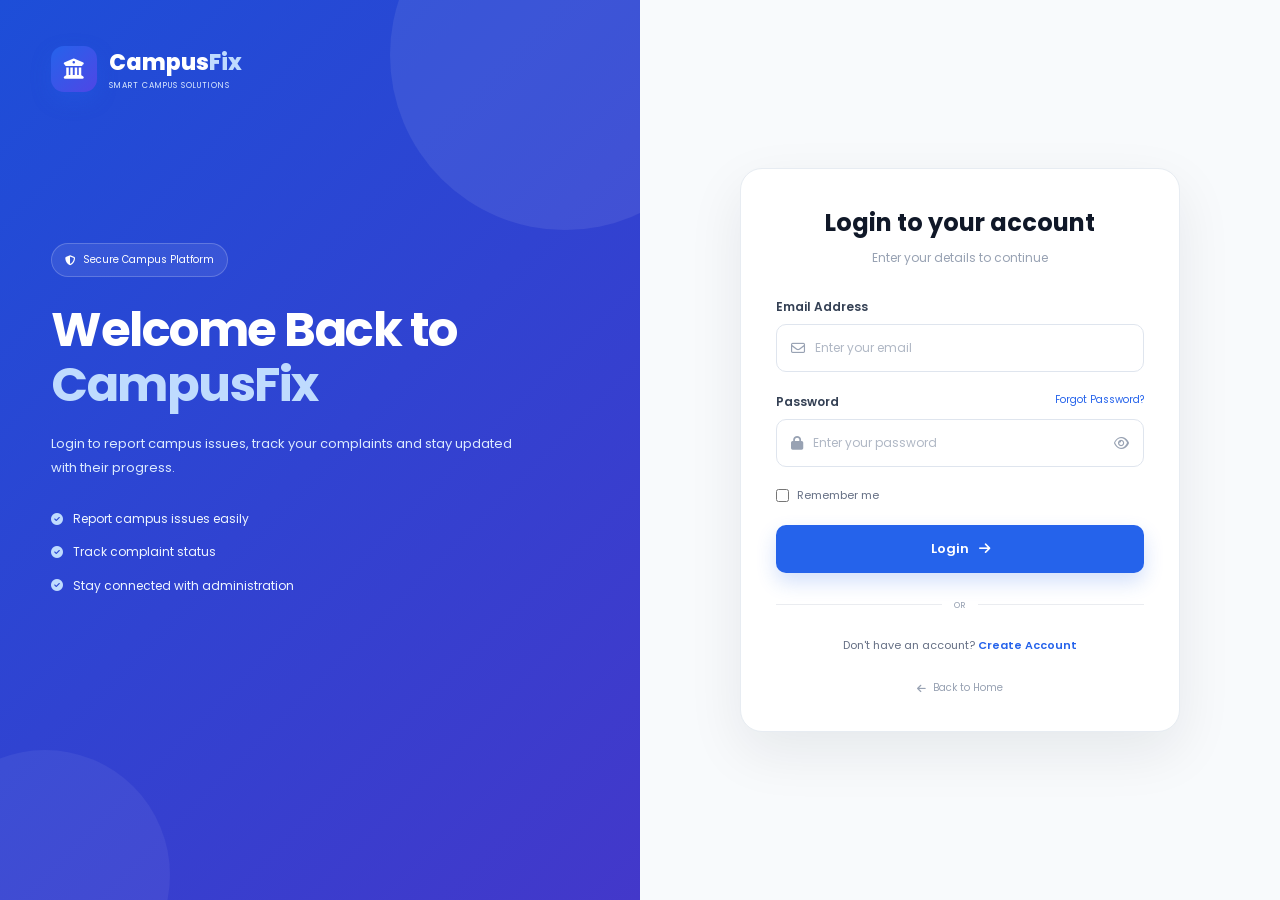
<file: frontend/my-complaints.html>
<!DOCTYPE html>
<html lang="en">

<head>
    <meta charset="UTF-8">
    <meta name="viewport" content="width=device-width, initial-scale=1.0">

    <meta name="description" content="CampusFix Student Portal - Track your reported campus complaints.">
    <meta name="theme-color" content="#ffffff">

    <title>My Complaints | CampusFix</title>

    <!-- CSS FILES -->
    <link rel="stylesheet" href="index.css">
    <link rel="stylesheet" href="dashboard.css">
    <link rel="stylesheet" href="complaint.css">
    <link rel="stylesheet" href="my-complaints.css">
    <link rel="stylesheet" href="student-appearance.css">

    <!-- GOOGLE FONTS -->
    <link rel="preconnect" href="https://fonts.googleapis.com">
    <link rel="preconnect" href="https://fonts.gstatic.com" crossorigin>

    <link href="https://fonts.googleapis.com/css2?family=Poppins:wght@300;400;500;600;700;800&display=swap"
          rel="stylesheet">

    <!-- FONT AWESOME -->
    <link rel="stylesheet"
          href="https://cdnjs.cloudflare.com/ajax/libs/font-awesome/6.5.2/css/all.min.css">

    <!-- LOGIN CHECK -->
    <script>
        const studentEmail = localStorage.getItem("studentEmail");

        if (!studentEmail || !studentEmail.trim()) {
            window.location.replace("login.html");
        }
    </script>

</head>

<body class="dashboard-body">

    <!-- ================= SIDEBAR ================= -->

    <aside class="sidebar" id="sidebar">

        <!-- LOGO -->

        <div class="sidebar-logo">

            <div class="logo-icon">
                <i class="fa-solid fa-building-columns"></i>
            </div>

            <div>
                <h2>Campus<span>Fix</span></h2>
                <small>Student Portal</small>
            </div>

        </div>


        <!-- NAVIGATION -->

        <nav class="sidebar-nav">

            <p class="menu-title">MENU</p>

            <a href="dashboard.html" class="sidebar-link">
                <i class="fa-solid fa-table-columns"></i>
                <span>Dashboard</span>
            </a>

            <a href="complaint.html" class="sidebar-link">
                <i class="fa-solid fa-file-circle-plus"></i>
                <span>Report Issue</span>
            </a>

            <a href="my-complaints.html" class="sidebar-link active">
                <i class="fa-solid fa-list-check"></i>
                <span>My Complaints</span>
            </a>


            <p class="menu-title space-top">ACCOUNT</p>

            <!-- FIXED MY PROFILE LINK -->

            <a href="student-profile.html" class="sidebar-link">
                <i class="fa-solid fa-user"></i>
                <span>My Profile</span>
            </a>

            <!-- SETTINGS -->

            <a href="student-settings.html" class="sidebar-link">
                <i class="fa-solid fa-gear"></i>
                <span>Settings</span>
            </a>

        </nav>


        <!-- SIDEBAR BOTTOM -->

        <div class="sidebar-bottom">

            <div class="help-box">

            <a href="login.html" class="logout-link" id="logoutBtn">
                <i class="fa-solid fa-right-from-bracket"></i>
                Logout
            </a>

        </div>

    </aside>


    <!-- ================= MAIN CONTENT ================= -->

    <main class="dashboard-main">

        <!-- TOPBAR -->

        <header class="dashboard-topbar">

            <button
                type="button"
                class="mobile-menu"
                id="menuBtn"
                aria-label="Open navigation menu"
                aria-controls="sidebar"
                aria-expanded="false"
            >
                <i class="fa-solid fa-bars"></i>
            </button>


            <div class="topbar-title">

                <h1>My Complaints</h1>

                <p>Track all your reported issues</p>

            </div>


            <div class="topbar-actions">

                <button
                    type="button"
                    class="notification-btn"
                    aria-label="Notifications"
                >
                    <i class="fa-regular fa-bell"></i>
                    <span class="notification-dot"></span>
                </button>


                <div class="user-profile">

                    <div class="user-avatar" id="loggedInStudentAvatar">
                        NT
                    </div>

                    <div class="user-info">

                        <strong id="loggedInStudentName">
                            Student Name
                        </strong>

                        <small>Student</small>

                    </div>

                </div>

            </div>

        </header>


        <!-- ================= COMPLAINTS CONTENT ================= -->

        <div class="complaints-page">

            <!-- PAGE HEADER -->

            <div class="complaints-header">

                <div>

                    <span>COMPLAINT MANAGEMENT</span>

                    <h2>Your Reported Issues</h2>

                    <p>
                        View and track the progress of every complaint
                        submitted by you.
                    </p>

                </div>

                <a href="complaint.html" class="new-complaint-btn">

                    <i class="fa-solid fa-plus"></i>
                    New Complaint

                </a>

            </div>


            <!-- ================= SUMMARY CARDS ================= -->

            <div class="complaint-summary">

                <!-- TOTAL -->

                <div class="summary-card">

                    <div class="summary-icon blue">
                        <i class="fa-solid fa-file-lines"></i>
                    </div>

                    <div>
                        <span>Total</span>
                        <h3 id="myTotalComplaints">0</h3>
                    </div>

                </div>


                <!-- PENDING -->

                <div class="summary-card">

                    <div class="summary-icon orange">
                        <i class="fa-solid fa-clock"></i>
                    </div>

                    <div>
                        <span>Pending</span>
                        <h3 id="myPendingComplaints">0</h3>
                    </div>

                </div>


                <!-- IN PROGRESS -->

                <div class="summary-card">

                    <div class="summary-icon purple">
                        <i class="fa-solid fa-spinner"></i>
                    </div>

                    <div>
                        <span>In Progress</span>
                        <h3 id="myProgressComplaints">0</h3>
                    </div>

                </div>


                <!-- RESOLVED -->

                <div class="summary-card">

                    <div class="summary-icon green">
                        <i class="fa-solid fa-circle-check"></i>
                    </div>

                    <div>
                        <span>Resolved</span>
                        <h3 id="myResolvedComplaints">0</h3>
                    </div>

                </div>

            </div>


            <!-- ================= COMPLAINT LIST ================= -->

            <section class="complaints-container">

                <!-- SEARCH AND FILTERS -->

                <div class="complaints-toolbar">

                    <div class="search-box">

                        <i class="fa-solid fa-magnifying-glass"></i>

                        <input
                            type="text"
                            id="searchInput"
                            placeholder="Search complaints..."
                            aria-label="Search complaints"
                        >

                    </div>


                    <div class="filter-buttons">

                        <button
                            type="button"
                            class="filter-btn active"
                            data-filter="all"
                        >
                            All
                        </button>

                        <button
                            type="button"
                            class="filter-btn"
                            data-filter="pending"
                        >
                            Pending
                        </button>

                        <button
                            type="button"
                            class="filter-btn"
                            data-filter="progress"
                        >
                            In Progress
                        </button>

                        <button
                            type="button"
                            class="filter-btn"
                            data-filter="resolved"
                        >
                            Resolved
                        </button>

                    </div>

                </div>


                <!-- DYNAMIC COMPLAINT CARDS -->

                <div class="complaints-list" id="complaintsList">

                    <p class="loading-message">
                        Loading complaints...
                    </p>

                </div>


                <!-- NO RESULTS -->

                <div class="no-results" id="noResults">

                    <i class="fa-solid fa-folder-open"></i>

                    <h3>No complaints found</h3>

                    <p>
                        Try changing your search or filter.
                    </p>

                </div>

            </section>

        </div>


        <!-- ================= FOOTER ================= -->

        <footer class="dashboard-footer">

            <p>
                © 2026 CampusFix. All Rights Reserved.
            </p>

            <span>
                Smart Campus Issue Management System
            </span>

        </footer>

    </main>


    <!-- ================= COMPLAINT DETAILS MODAL ================= -->

    <div class="modal-overlay" id="detailsModal">

        <div class="complaint-modal">

            <button
                type="button"
                class="modal-close"
                id="modalClose"
                aria-label="Close"
            >
                <i class="fa-solid fa-xmark"></i>
            </button>


            <!-- MODAL HEADER -->

            <div class="modal-header">

                <div class="modal-icon">
                    <i class="fa-solid fa-file-lines"></i>
                </div>

                <div>

                    <span>COMPLAINT DETAILS</span>

                    <h2 id="modalTitle">Complaint Title</h2>

                    <p id="modalId">Complaint ID: #0</p>

                </div>

            </div>


            <!-- STATUS -->

            <div class="modal-status-row">

                <span class="status pending-status" id="modalStatus">
                    Pending
                </span>

                <span class="modal-date" id="modalDate">
                    Submitted: -
                </span>

            </div>


            <!-- COMPLAINT INFORMATION -->

            <div class="modal-details">

                <div>
                    <span>Category</span>
                    <strong id="modalCategory">-</strong>
                </div>

                <div>
                    <span>Location</span>
                    <strong id="modalLocation">-</strong>
                </div>

                <div>
                    <span>Priority</span>
                    <strong id="modalPriority">-</strong>
                </div>

            </div>


            <!-- DESCRIPTION -->

            <div class="modal-description">

                <span>Description</span>

                <p id="modalDescription">-</p>

            </div>


            <!-- THREE STAGE TIMELINE -->

            <div class="status-timeline">

                <div class="timeline-item" id="stagePending">

                    <div class="timeline-dot">
                        <i class="fa-solid fa-clock"></i>
                    </div>

                    <div>
                        <strong>Pending</strong>
                    </div>

                </div>


                <div class="timeline-line" id="linePending"></div>


                <div class="timeline-item" id="stageProgress">

                    <div class="timeline-dot">
                        <i class="fa-solid fa-spinner"></i>
                    </div>

                    <div>
                        <strong>In Process</strong>
                    </div>

                </div>


                <div class="timeline-line" id="lineProgress"></div>


                <div class="timeline-item" id="stageResolved">

                    <div class="timeline-dot">
                        <i class="fa-solid fa-circle-check"></i>
                    </div>

                    <div>
                        <strong>Resolved</strong>
                    </div>

                </div>

            </div>

        </div>

    </div>


    <!-- ================= JAVASCRIPT ================= -->

    <script src="my-complaints.js" defer></script>
    <script src="student-appearance.js"></script>

    <script>
        // LOGOUT
        const logoutBtn = document.getElementById("logoutBtn");

        if (logoutBtn) {
            logoutBtn.addEventListener("click", () => {
                localStorage.removeItem("studentId");
                localStorage.removeItem("studentName");
                localStorage.removeItem("studentEmail");
            });
        }
    </script>

</body>
</html>
</file>
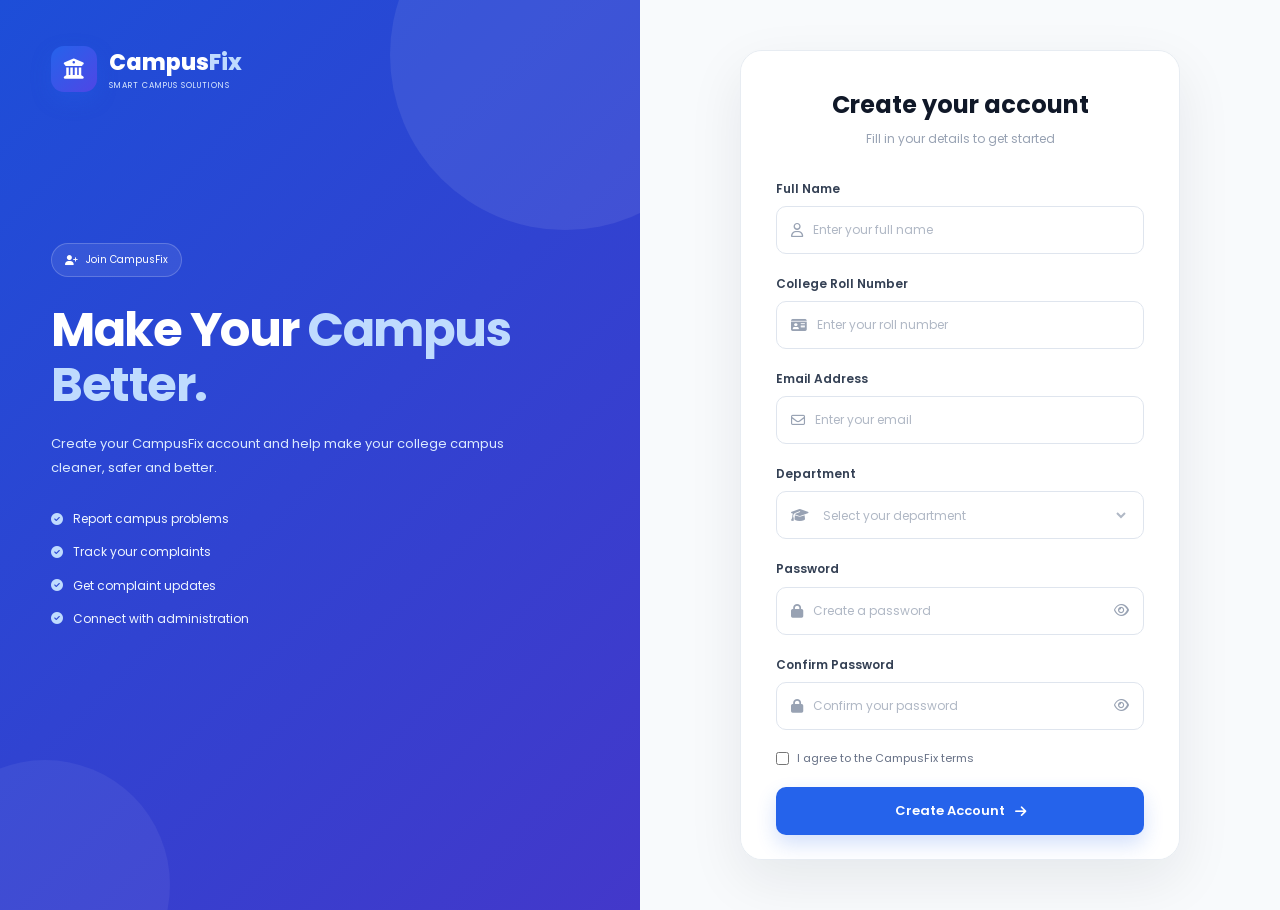
<file: frontend/register.html>
<!DOCTYPE html>
<html lang="en">

<head>
    <meta charset="UTF-8">
    <meta name="viewport" content="width=device-width, initial-scale=1.0">

    <title>Create Account | CampusFix</title>

    <link rel="stylesheet" href="index.css">

    <link rel="preconnect" href="https://fonts.googleapis.com">
    <link rel="preconnect" href="https://fonts.gstatic.com" crossorigin>

    <link href="https://fonts.googleapis.com/css2?family=Poppins:wght@300;400;500;600;700;800&display=swap"
          rel="stylesheet">

    <link rel="stylesheet"
          href="https://cdnjs.cloudflare.com/ajax/libs/font-awesome/6.5.2/css/all.min.css">
</head>

<body class="auth-body">

<main class="auth-container">

    <!-- LEFT SIDE -->

    <section class="auth-info">

        <a href="index.html" class="auth-logo">

            <div class="logo-icon">
                <i class="fa-solid fa-building-columns"></i>
            </div>

            <div>
                <h2>Campus<span>Fix</span></h2>
                <small>Smart Campus Solutions</small>
            </div>

        </a>

        <div class="auth-info-content">

            <span class="auth-badge">
                <i class="fa-solid fa-user-plus"></i>
                Join CampusFix
            </span>

            <h1>
                Make Your
                <span>Campus Better.</span>
            </h1>

            <p>
                Create your CampusFix account and help make your
                college campus cleaner, safer and better.
            </p>

            <div class="auth-points">

                <div>
                    <i class="fa-solid fa-circle-check"></i>
                    <span>Report campus problems</span>
                </div>

                <div>
                    <i class="fa-solid fa-circle-check"></i>
                    <span>Track your complaints</span>
                </div>

                <div>
                    <i class="fa-solid fa-circle-check"></i>
                    <span>Get complaint updates</span>
                </div>

                <div>
                    <i class="fa-solid fa-circle-check"></i>
                    <span>Connect with administration</span>
                </div>

            </div>

        </div>

    </section>


    <!-- RIGHT SIDE -->

    <section class="auth-form-section">

        <div class="auth-form-card register-card">

            <div class="form-heading">

                <div class="mobile-logo">

                    <div class="logo-icon">
                        <i class="fa-solid fa-building-columns"></i>
                    </div>

                </div>

                <h2 id="formTitle">Create your account</h2>

                <p id="formSubtitle">
                    Fill in your details to get started
                </p>

            </div>


            <!-- ================= REGISTER FORM ================= -->

            <form id="registerForm">

                <!-- NAME -->

                <div class="form-group">

                    <label for="name">Full Name</label>

                    <div class="input-box">

                        <i class="fa-regular fa-user"></i>

                        <input
                            type="text"
                            id="name"
                            placeholder="Enter your full name"
                            maxlength="100"
                            required
                        >

                    </div>

                </div>


                <!-- ROLL NUMBER -->

                <div class="form-group">

                    <label for="rollNo">College Roll Number</label>

                    <div class="input-box">

                        <i class="fa-solid fa-id-card"></i>

                        <input
                            type="text"
                            id="rollNo"
                            placeholder="Enter your roll number"
                            maxlength="30"
                            required
                        >

                    </div>

                </div>


                <!-- EMAIL -->

                <div class="form-group">

                    <label for="registerEmail">Email Address</label>

                    <div class="input-box">

                        <i class="fa-regular fa-envelope"></i>

                        <input
                            type="email"
                            id="registerEmail"
                            placeholder="Enter your email"
                            maxlength="150"
                            required
                        >

                    </div>

                </div>


                <!-- DEPARTMENT -->

                <div class="form-group">

                    <label for="department">Department</label>

                    <div class="input-box">

                        <i class="fa-solid fa-graduation-cap"></i>

                        <select id="department" required>

                            <option value="">Select your department</option>
                            <option value="BCA">BCA</option>
                            <option value="BBA">BBA</option>
                            <option value="B.Tech">B.Tech</option>
                            <option value="MBA">MBA</option>
                            <option value="MCA">MCA</option>
                            <option value="Other">Other</option>

                        </select>

                    </div>

                </div>


                <!-- PASSWORD -->

                <div class="form-group">

                    <label for="Password">Password</label>

                    <div class="input-box">

                        <i class="fa-solid fa-lock"></i>

                        <input
                            type="password"
                            id="Password"
                            placeholder="Create a password"
                            minlength="8"
                            maxlength="72"
                            required
                        >

                        <button
                            type="button"
                            class="password-toggle"
                            id="toggleRegisterPassword"
                            aria-label="Show password"
                            aria-pressed="false"
                        >
                            <i class="fa-regular fa-eye"></i>
                        </button>

                    </div>

                </div>


                <!-- CONFIRM PASSWORD -->

                <div class="form-group">

                    <label for="confirmPassword">Confirm Password</label>

                    <div class="input-box">

                        <i class="fa-solid fa-lock"></i>

                        <input
                            type="password"
                            id="confirmPassword"
                            placeholder="Confirm your password"
                            minlength="8"
                            maxlength="72"
                            required
                        >

                        <button
                            type="button"
                            class="password-toggle"
                            id="toggleConfirmPassword"
                            aria-label="Show confirm password"
                            aria-pressed="false"
                        >
                            <i class="fa-regular fa-eye"></i>
                        </button>

                    </div>

                </div>


                <!-- TERMS -->

                <div class="remember-row">

                    <label class="remember">

                        <input
                            type="checkbox"
                            id="terms"
                            required
                        >

                        <span>
                            I agree to the CampusFix terms
                        </span>

                    </label>

                </div>


                <!-- SUBMIT -->

                <button
                    type="submit"
                    class="auth-submit"
                    id="registerSubmit"
                >

                    <span>Create Account</span>

                    <i class="fa-solid fa-arrow-right"></i>

                </button>


                <div
                    id="registerMessage"
                    class="form-message"
                    role="status"
                    aria-live="polite"
                ></div>

            </form>


            <!-- ================= OTP VERIFICATION ================= -->

            <div id="otpSection" hidden>

                <div style="text-align:center; margin-bottom:20px;">

                    <div style="
                        width:65px;
                        height:65px;
                        border-radius:50%;
                        background:#eaf2ff;
                        display:flex;
                        align-items:center;
                        justify-content:center;
                        margin:0 auto 15px;
                    ">

                        <i class="fa-solid fa-envelope-circle-check"
                           style="font-size:28px; color:#2563eb;"></i>

                    </div>

                    <h3>Email Verification</h3>

                    <p style="margin-top:8px;">
                        We have sent a 6-digit OTP to:
                    </p>

                    <strong id="otpEmail"></strong>

                </div>


                <form id="otpForm">

                    <div class="form-group">

                        <label for="otpInput">Enter 6-digit OTP</label>

                        <div class="input-box">

                            <i class="fa-solid fa-shield-halved"></i>

                            <input
                                type="text"
                                id="otpInput"
                                placeholder="Enter OTP"
                                maxlength="6"
                                inputmode="numeric"
                                pattern="[0-9]{6}"
                                autocomplete="one-time-code"
                                required
                                style="letter-spacing:8px; font-weight:600;"
                            >

                        </div>

                    </div>


                    <button
                        type="submit"
                        class="auth-submit"
                        id="verifyOtpButton"
                    >

                        <span>Verify Email</span>

                        <i class="fa-solid fa-circle-check"></i>

                    </button>

                </form>


                <div
                    id="otpMessage"
                    class="form-message"
                    role="status"
                    aria-live="polite"
                    style="margin-top:15px;"
                ></div>


                <div style="text-align:center; margin-top:20px;">

                    <p>Didn't receive the OTP?</p>

                    <button
                        type="button"
                        id="resendOtpButton"
                        disabled
                        style="
                            border:none;
                            background:none;
                            color:#2563eb;
                            cursor:pointer;
                            font-family:inherit;
                            font-size:14px;
                            font-weight:600;
                            margin-top:8px;
                        "
                    >
                        Resend OTP in 60s
                    </button>

                </div>


                <button
                    type="button"
                    id="backToRegister"
                    style="
                        display:block;
                        margin:20px auto 0;
                        border:none;
                        background:none;
                        color:#555;
                        cursor:pointer;
                        font-family:inherit;
                    "
                >

                    <i class="fa-solid fa-arrow-left"></i>
                    Back to registration

                </button>

            </div>


            <!-- LOGIN -->

            <div class="divider">
                <span>OR</span>
            </div>

            <div class="register-text">

                Already have an account?

                <a href="login.html">Login</a>

            </div>


            <!-- BACK HOME -->

            <a href="index.html" class="back-home">

                <i class="fa-solid fa-arrow-left"></i>

                Back to Home

            </a>

        </div>

    </section>

</main>


<!-- ================= JAVASCRIPT ================= -->

<script>

document.addEventListener("DOMContentLoaded", function () {

    const API_BASE = "http://127.0.0.1:8080/api/students";

    const registerForm = document.getElementById("registerForm");
    const otpSection = document.getElementById("otpSection");
    const otpForm = document.getElementById("otpForm");

    const submitButton = document.getElementById("registerSubmit");
    const verifyButton = document.getElementById("verifyOtpButton");
    const resendButton = document.getElementById("resendOtpButton");

    const registerMessage = document.getElementById("registerMessage");
    const otpMessage = document.getElementById("otpMessage");

    const formTitle = document.getElementById("formTitle");
    const formSubtitle = document.getElementById("formSubtitle");

    let registeredEmail = "";
    let resendTimer = null;
    let resendSeconds = 60;


    // ================= PASSWORD SHOW / HIDE =================

    function setupPasswordToggle(inputId, buttonId) {

        const passwordInput = document.getElementById(inputId);
        const toggleButton = document.getElementById(buttonId);

        if (!passwordInput || !toggleButton) return;

        const eyeIcon = toggleButton.querySelector("i");

        toggleButton.addEventListener("click", function () {

            const isHidden = passwordInput.type === "password";

            passwordInput.type = isHidden ? "text" : "password";

            eyeIcon.classList.toggle("fa-eye", !isHidden);
            eyeIcon.classList.toggle("fa-eye-slash", isHidden);

            toggleButton.setAttribute(
                "aria-pressed",
                String(isHidden)
            );

            toggleButton.setAttribute(
                "aria-label",
                isHidden ? "Hide password" : "Show password"
            );

        });

    }

    setupPasswordToggle(
        "Password",
        "toggleRegisterPassword"
    );

    setupPasswordToggle(
        "confirmPassword",
        "toggleConfirmPassword"
    );


    // ================= MESSAGE HELPER =================

    function showMessage(element, message, success = false) {

        element.textContent = message;

        element.style.color = success ? "green" : "#dc2626";

    }


    // ================= BUTTON LOADING =================

    function setButtonLoading(button, loading, text) {

        button.disabled = loading;

        if (loading) {

            button.innerHTML =
                '<span>Please wait...</span> ' +
                '<i class="fa-solid fa-spinner fa-spin"></i>';

        } else {

            button.innerHTML = text;

        }

    }


    // ================= START RESEND COUNTDOWN =================

    function startResendCountdown() {

        clearInterval(resendTimer);

        resendSeconds = 60;

        resendButton.disabled = true;

        resendButton.textContent =
            "Resend OTP in " + resendSeconds + "s";

        resendTimer = setInterval(function () {

            resendSeconds--;

            if (resendSeconds <= 0) {

                clearInterval(resendTimer);

                resendButton.disabled = false;

                resendButton.textContent = "Resend OTP";

            } else {

                resendButton.textContent =
                    "Resend OTP in " + resendSeconds + "s";

            }

        }, 1000);

    }


    // ================= SHOW OTP SCREEN =================

    function showOtpScreen() {

        registerForm.hidden = true;
        otpSection.hidden = false;

        formTitle.textContent = "Verify your email";

        formSubtitle.textContent =
            "Enter the OTP sent to your email address";

        document.getElementById("otpEmail").textContent =
            registeredEmail;

        document.getElementById("otpInput").focus();

        startResendCountdown();

    }


    // ================= BACK TO REGISTRATION =================

    document.getElementById("backToRegister")
        .addEventListener("click", function () {

            clearInterval(resendTimer);

            otpSection.hidden = true;
            registerForm.hidden = false;

            formTitle.textContent = "Create your account";

            formSubtitle.textContent =
                "Fill in your details to get started";

            showMessage(otpMessage, "");

        });


    // ================= REGISTRATION FORM =================

    registerForm.addEventListener("submit", async function (e) {

        e.preventDefault();

        const fullName =
            document.getElementById("name").value.trim();

        const rollNo =
            document.getElementById("rollNo").value.trim();

        const email =
            document.getElementById("registerEmail").value.trim().toLowerCase();

        const department =
            document.getElementById("department").value;

        const password =
            document.getElementById("Password").value;

        const confirmPassword =
            document.getElementById("confirmPassword").value;


        // Password validation

        if (password !== confirmPassword) {

            showMessage(registerMessage, "Passwords do not match!");

            document.getElementById("confirmPassword").focus();

            return;

        }

        if (password.length < 8 || password.length > 72) {

            showMessage(
                registerMessage,
                "Password must be between 8 and 72 characters."
            );

            document.getElementById("Password").focus();

            return;

        }


        const student = {

            fullName: fullName,
            rollNo: rollNo,
            email: email,
            department: department,
            password: password

        };


        setButtonLoading(
            submitButton,
            true,
            '<span>Create Account</span> ' +
            '<i class="fa-solid fa-arrow-right"></i>'
        );

        showMessage(registerMessage, "");


        try {

            const response = await fetch(
                API_BASE + "/register",
                {
                    method: "POST",

                    headers: {
                        "Content-Type": "application/json"
                    },

                    body: JSON.stringify(student)
                }
            );


            const result = await response.text();


            if (response.ok) {

                registeredEmail = email;

                showMessage(
                    registerMessage,
                    "OTP sent successfully! Check your email.",
                    true
                );

                showOtpScreen();

            } else {

                showMessage(registerMessage, result);

            }


        } catch (error) {

            console.error("Registration error:", error);

            showMessage(
                registerMessage,
                "Backend server se connection nahi ho pa raha."
            );

        } finally {

            setButtonLoading(
                submitButton,
                false,
                '<span>Create Account</span> ' +
                '<i class="fa-solid fa-arrow-right"></i>'
            );

        }

    });


    // ================= VERIFY OTP =================

    otpForm.addEventListener("submit", async function (e) {

        e.preventDefault();

        const otp = document.getElementById("otpInput").value.trim();

        if (!/^\d{6}$/.test(otp)) {

            showMessage(
                otpMessage,
                "Please enter a valid 6-digit OTP."
            );

            return;

        }


        setButtonLoading(
            verifyButton,
            true,
            '<span>Verify Email</span> ' +
            '<i class="fa-solid fa-circle-check"></i>'
        );

        showMessage(otpMessage, "");


        try {

            const response = await fetch(
                API_BASE + "/register/verify-otp",
                {
                    method: "POST",

                    headers: {
                        "Content-Type": "application/json"
                    },

                    body: JSON.stringify({
                        email: registeredEmail,
                        otp: otp
                    })
                }
            );


            const result = await response.text();


            if (response.ok) {

                clearInterval(resendTimer);

                showMessage(
                    otpMessage,
                    "Email verified! Account created successfully.",
                    true
                );

                verifyButton.disabled = true;
                resendButton.disabled = true;

                setTimeout(function () {

                    alert("CampusFix account created successfully! 🎉");

                    window.location.href = "login.html";

                }, 1200);

            } else {

                showMessage(otpMessage, result);

            }


        } catch (error) {

            console.error("OTP verification error:", error);

            showMessage(
                otpMessage,
                "Unable to verify OTP. Please try again."
            );

        } finally {

            if (!verifyButton.disabled) {

                setButtonLoading(
                    verifyButton,
                    false,
                    '<span>Verify Email</span> ' +
                    '<i class="fa-solid fa-circle-check"></i>'
                );

            }

        }

    });


    // ================= RESEND OTP =================

    resendButton.addEventListener("click", async function () {

        if (resendButton.disabled) return;

        resendButton.disabled = true;

        resendButton.textContent = "Sending OTP...";

        showMessage(otpMessage, "");


        try {

            const response = await fetch(
                API_BASE + "/register/resend-otp",
                {
                    method: "POST",

                    headers: {
                        "Content-Type": "application/json"
                    },

                    body: JSON.stringify({
                        email: registeredEmail
                    })
                }
            );


            const result = await response.text();


            if (response.ok) {

                showMessage(
                    otpMessage,
                    "A new OTP has been sent to your email.",
                    true
                );

                document.getElementById("otpInput").value = "";

                startResendCountdown();

            } else {

                showMessage(otpMessage, result);

                // Allow retry after the server-side cooldown.
                startResendCountdown();

            }


        } catch (error) {

            console.error("Resend OTP error:", error);

            showMessage(
                otpMessage,
                "Unable to resend OTP. Please try again."
            );

            startResendCountdown();

        }

    });


    // Only digits in OTP input

    document.getElementById("otpInput")
        .addEventListener("input", function () {

            this.value = this.value.replace(/\D/g, "").slice(0, 6);

        });


    console.log(
        "CampusFix Registration with Email OTP Connected Successfully"
    );

});

</script>

</body>
</html>
</file>
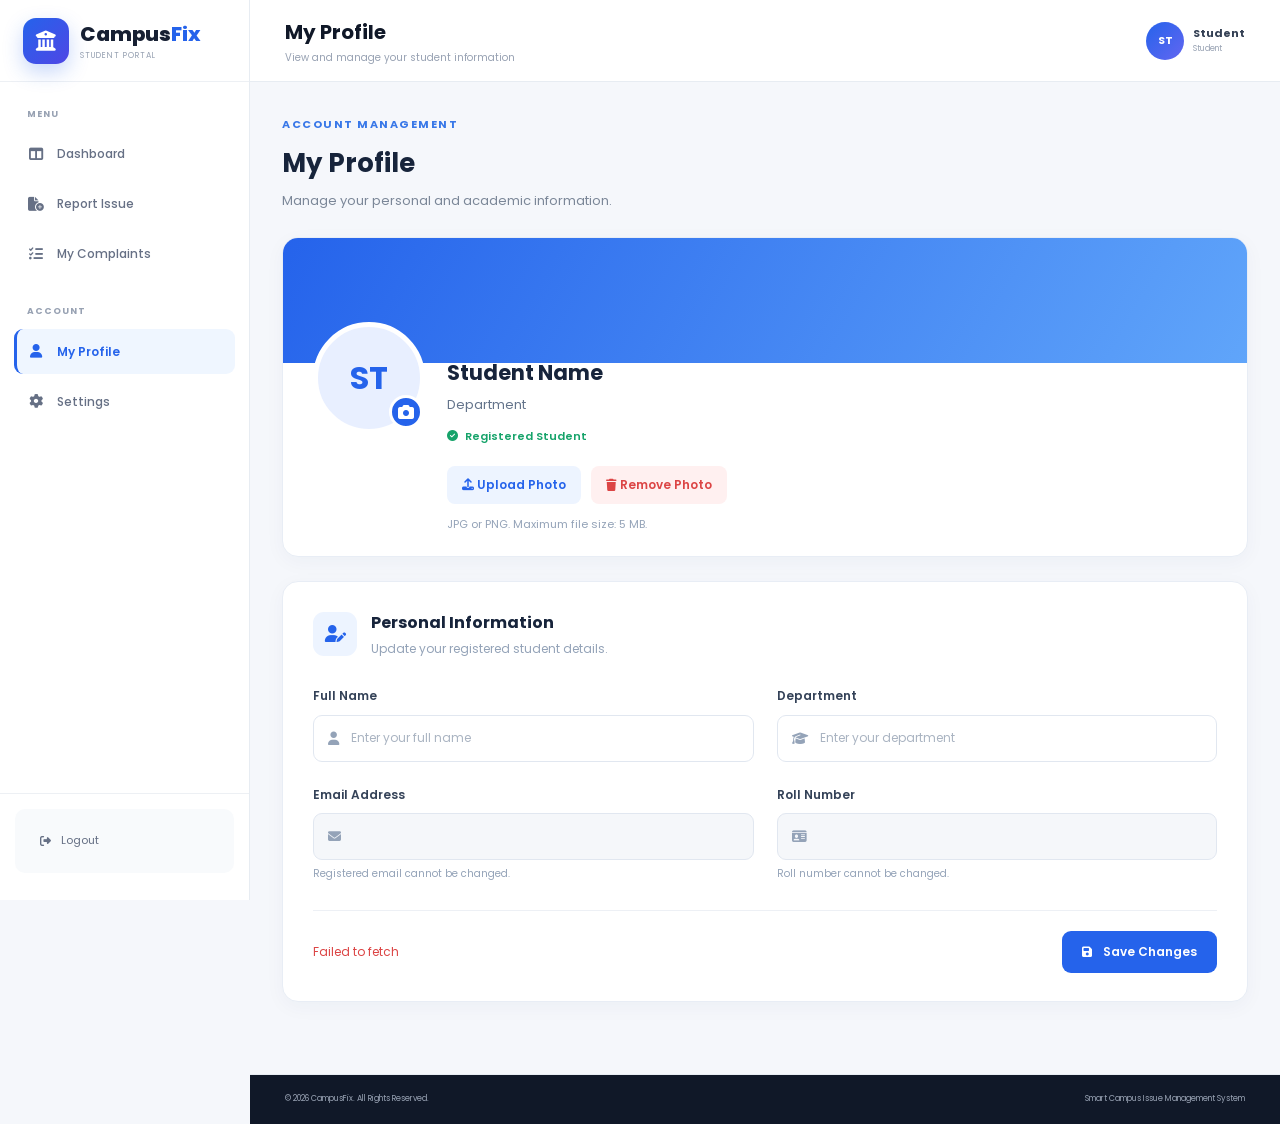
<file: frontend/student-profile.html>
<!DOCTYPE html>
<html lang="en">
<head>
    <meta charset="UTF-8">
    <meta name="viewport" content="width=device-width, initial-scale=1.0">
    <title>My Profile | CampusFix</title>

    <link rel="stylesheet" href="index.css">
    <link rel="stylesheet" href="dashboard.css">
    <link rel="stylesheet" href="student-profile.css">
    <link rel="stylesheet" href="student-appearance.css">

    <link rel="preconnect" href="https://fonts.googleapis.com">
    <link rel="preconnect" href="https://fonts.gstatic.com" crossorigin>
    <link href="https://fonts.googleapis.com/css2?family=Poppins:wght@300;400;500;600;700;800&display=swap" rel="stylesheet">

    <link rel="stylesheet" href="https://cdnjs.cloudflare.com/ajax/libs/font-awesome/6.5.2/css/all.min.css">
</head>

<body class="dashboard-body">

<aside class="sidebar" id="sidebar">

    <div class="sidebar-logo">
        <div class="logo-icon">
            <i class="fa-solid fa-building-columns"></i>
        </div>
        <div>
            <h2>Campus<span>Fix</span></h2>
            <small>Student Portal</small>
        </div>
    </div>

    <nav class="sidebar-nav">
        <p class="menu-title">MENU</p>

        <a href="dashboard.html" class="sidebar-link">
            <i class="fa-solid fa-table-columns"></i>
            <span>Dashboard</span>
        </a>

        <a href="complaint.html" class="sidebar-link">
            <i class="fa-solid fa-file-circle-plus"></i>
            <span>Report Issue</span>
        </a>

        <a href="my-complaints.html" class="sidebar-link">
            <i class="fa-solid fa-list-check"></i>
            <span>My Complaints</span>
        </a>

        <p class="menu-title space-top">ACCOUNT</p>

        <a href="student-profile.html" class="sidebar-link active">
            <i class="fa-solid fa-user"></i>
            <span>My Profile</span>
        </a>

        <a href="student-settings.html" class="sidebar-link">
            <i class="fa-solid fa-gear"></i>
            <span>Settings</span>
        </a>
    </nav>

    <div class="sidebar-bottom">
        <div class="help-box">

        <a href="login.html" class="logout-link">
            <i class="fa-solid fa-right-from-bracket"></i>
            Logout
        </a>
    </div>

</aside>

<main class="dashboard-main">

    <header class="dashboard-topbar">

        <button class="mobile-menu" id="menuBtn" aria-label="Open menu">
            <i class="fa-solid fa-bars"></i>
        </button>

        <div class="topbar-title">
            <h1>My Profile</h1>
            <p>View and manage your student information</p>
        </div>

        <div class="topbar-actions">
            <div class="user-profile">
                <div class="user-avatar" id="studentAvatar">ST</div>
                <div class="user-info">
                    <strong id="studentName">Student</strong>
                    <small>Student</small>
                </div>
            </div>
        </div>

    </header>

    <div class="student-profile-page">

        <div class="profile-page-heading">
            <div>
                <span>ACCOUNT MANAGEMENT</span>
                <h2>My Profile</h2>
                <p>Manage your personal and academic information.</p>
            </div>
        </div>

        <!-- PROFILE OVERVIEW -->
        <section class="profile-card">

            <div class="profile-cover"></div>

            <div class="profile-overview">

                <div class="profile-photo-wrapper">
                    <div class="profile-photo" id="profilePhoto">
                        ST
                    </div>

                    <label for="photoInput" class="photo-upload-btn"
                           title="Change profile photo">
                        <i class="fa-solid fa-camera"></i>
                    </label>

                    <input type="file"
                           id="photoInput"
                           accept="image/jpeg,image/png,.jpg,.jpeg,.png"
                           hidden>
                </div>

                <div class="profile-overview-info">
                    <h2 id="profileName">Student Name</h2>
                    <p id="profileDepartment">Department</p>
                    <small>
                        <i class="fa-solid fa-circle-check"></i>
                        Registered Student
                    </small>
                </div>

            </div>

            <div class="profile-photo-actions">
                <button type="button" id="uploadPhotoBtn" class="photo-action-btn">
                    <i class="fa-solid fa-upload"></i>
                    Upload Photo
                </button>

                <button type="button" id="removePhotoBtn" class="remove-photo-btn">
                    <i class="fa-solid fa-trash"></i>
                    Remove Photo
                </button>

                <p>JPG or PNG. Maximum file size: 5 MB.</p>
            </div>

        </section>

        <!-- PERSONAL INFORMATION -->
        <section class="profile-card profile-details-card">

            <div class="profile-section-heading">
                <div class="profile-heading-icon">
                    <i class="fa-solid fa-user-pen"></i>
                </div>

                <div>
                    <h3>Personal Information</h3>
                    <p>Update your registered student details.</p>
                </div>
            </div>

            <form id="profileForm">

                <div class="profile-form-grid">

                    <div class="profile-field">
                        <label for="fullName">Full Name</label>
                        <div class="profile-input-wrapper">
                            <i class="fa-solid fa-user"></i>
                            <input type="text"
                                   id="fullName"
                                   placeholder="Enter your full name"
                                   maxlength="100"
                                   required>
                        </div>
                    </div>

                    <div class="profile-field">
                        <label for="department">Department</label>
                        <div class="profile-input-wrapper">
                            <i class="fa-solid fa-graduation-cap"></i>
                            <input type="text"
                                   id="department"
                                   placeholder="Enter your department"
                                   maxlength="100">
                        </div>
                    </div>

                    <div class="profile-field">
                        <label for="email">Email Address</label>
                        <div class="profile-input-wrapper readonly-field">
                            <i class="fa-solid fa-envelope"></i>
                            <input type="email"
                                   id="email"
                                   readonly>
                        </div>
                        <small>Registered email cannot be changed.</small>
                    </div>

                    <div class="profile-field">
                        <label for="rollNo">Roll Number</label>
                        <div class="profile-input-wrapper readonly-field">
                            <i class="fa-solid fa-id-card"></i>
                            <input type="text"
                                   id="rollNo"
                                   readonly>
                        </div>
                        <small>Roll number cannot be changed.</small>
                    </div>

                </div>

                <div class="profile-form-footer">

                    <p id="profileMessage" role="status"></p>

                    <button type="submit" class="profile-save-btn" id="saveProfileBtn">
                        <i class="fa-solid fa-floppy-disk"></i>
                        Save Changes
                    </button>

                </div>

            </form>

        </section>

    </div>

    <footer class="dashboard-footer">
        <p>© 2026 CampusFix. All Rights Reserved.</p>
        <span>Smart Campus Issue Management System</span>
    </footer>

</main>

<script src="student-profile.js" defer></script>
<script src="student-appearance.js"></script>

</body>
</html>
</file>
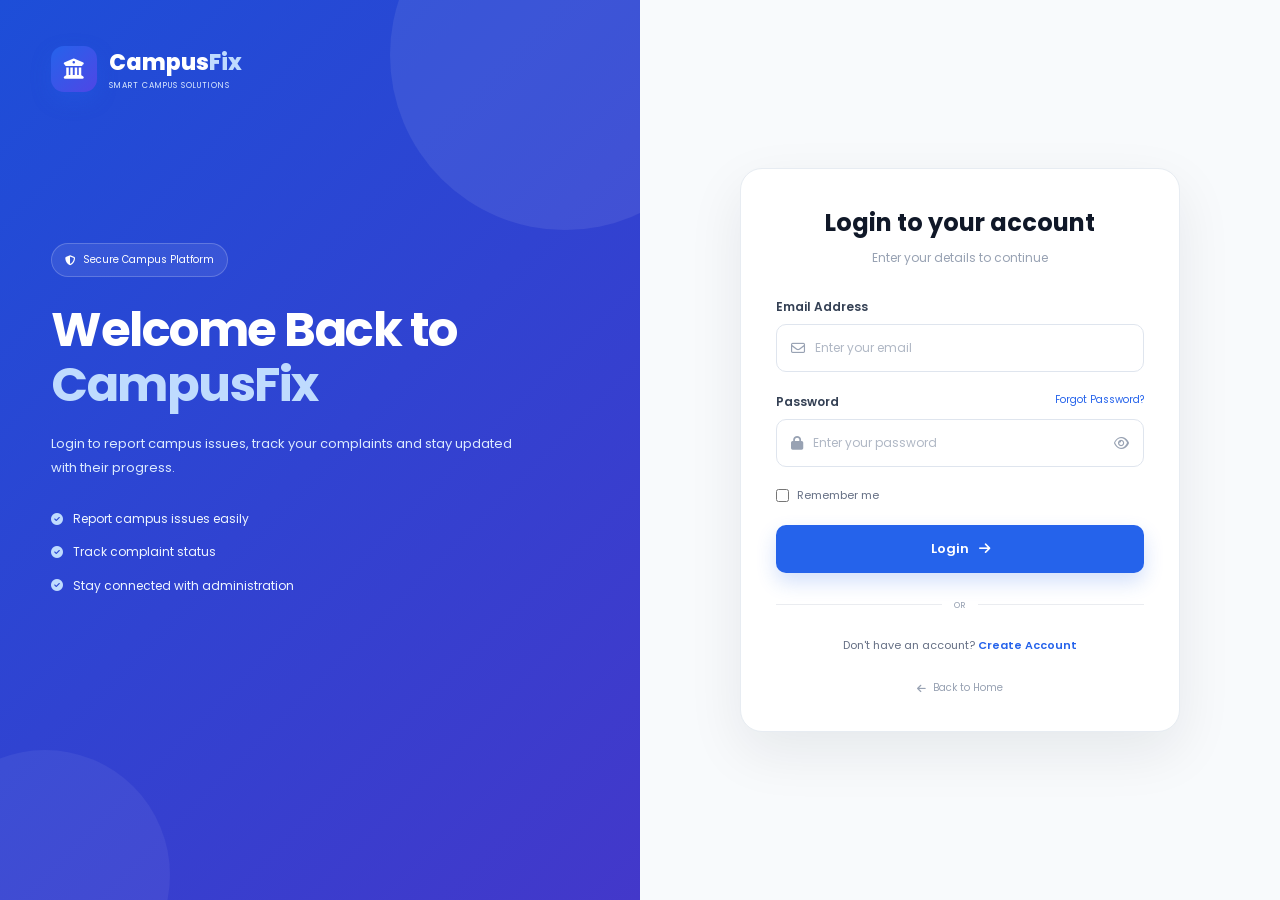
<file: frontend/student-settings.html>
<!DOCTYPE html>
<html lang="en">
<head>
    <meta charset="UTF-8">
    <meta name="viewport" content="width=device-width, initial-scale=1.0">
    <title>Settings | CampusFix</title>

    <link rel="stylesheet" href="index.css">
    <link rel="stylesheet" href="dashboard.css">
    <link rel="stylesheet" href="student-settings.css">
    <link rel="stylesheet" href="student-appearance.css">

    <link rel="preconnect" href="https://fonts.googleapis.com">
    <link rel="preconnect" href="https://fonts.gstatic.com" crossorigin>
    <link href="https://fonts.googleapis.com/css2?family=Poppins:wght@300;400;500;600;700;800&display=swap" rel="stylesheet">

    <link rel="stylesheet" href="https://cdnjs.cloudflare.com/ajax/libs/font-awesome/6.5.2/css/all.min.css">
</head>

<body class="dashboard-body">

<aside class="sidebar" id="sidebar">

    <div class="sidebar-logo">
        <div class="logo-icon">
            <i class="fa-solid fa-building-columns"></i>
        </div>
        <div>
            <h2>Campus<span>Fix</span></h2>
            <small>Student Portal</small>
        </div>
    </div>

    <nav class="sidebar-nav">
        <p class="menu-title">MENU</p>

        <a href="dashboard.html" class="sidebar-link">
            <i class="fa-solid fa-table-columns"></i>
            <span>Dashboard</span>
        </a>

        <a href="complaint.html" class="sidebar-link">
            <i class="fa-solid fa-file-circle-plus"></i>
            <span>Report Issue</span>
        </a>

        <a href="my-complaints.html" class="sidebar-link">
            <i class="fa-solid fa-list-check"></i>
            <span>My Complaints</span>
        </a>

        <p class="menu-title space-top">ACCOUNT</p>

        <a href="student-profile.html" class="sidebar-link">
            <i class="fa-solid fa-user"></i>
            <span>My Profile</span>
        </a>

        <a href="student-settings.html" class="sidebar-link active">
            <i class="fa-solid fa-gear"></i>
            <span>Settings</span>
        </a>
    </nav>

    <div class="sidebar-bottom">
        <div class="help-box">

        <a href="login.html" class="logout-link">
            <i class="fa-solid fa-right-from-bracket"></i>
            Logout
        </a>
    </div>

</aside>

<main class="dashboard-main">

    <!-- TOPBAR -->
    <header class="dashboard-topbar">

        <button class="mobile-menu" id="menuBtn" aria-label="Open menu">
            <i class="fa-solid fa-bars"></i>
        </button>

        <div class="topbar-title">
            <h1>Settings</h1>
            <p>Manage your account and preferences</p>
        </div>

        <div class="topbar-actions">
            <div class="user-profile">
                <div class="user-avatar" id="studentAvatar">ST</div>
                <div class="user-info">
                    <strong id="studentName">Student</strong>
                    <small>Student</small>
                </div>
            </div>
        </div>

    </header>

    <div class="student-settings-page">

        <!-- PAGE HEADING -->
        <div class="settings-page-heading">
            <div>
                <span>ACCOUNT MANAGEMENT</span>
                <h2>Account Settings</h2>
                <p>Customize your CampusFix account and dashboard experience.</p>
            </div>
        </div>

        <!-- PROFILE CARD -->
        <section class="settings-card">

            <div class="settings-card-heading">
                <div class="settings-heading-icon blue-icon">
                    <i class="fa-solid fa-user"></i>
                </div>
                <div>
                    <h3>Student Profile</h3>
                    <p>Your registered account information</p>
                </div>
            </div>

            <div class="settings-profile">
                <div class="settings-avatar" id="profileAvatar">ST</div>
                <div>
                    <strong id="profileName">Student Name</strong>
                    <p>Registered Student</p>
                    <small id="profileEmail">student@example.com</small>
                </div>
            </div>

        </section>

        <!-- CHANGE PASSWORD -->
        <section class="settings-card">

            <div class="settings-card-heading">
                <div class="settings-heading-icon purple-icon">
                    <i class="fa-solid fa-lock"></i>
                </div>
                <div>
                    <h3>Change Password</h3>
                    <p>Update your account password securely</p>
                </div>
            </div>

            <form id="changePasswordForm">

                <div class="settings-form-grid">

                    <div class="settings-field">
                        <label for="currentPassword">Current Password</label>
                        <input
                            type="password"
                            id="currentPassword"
                            placeholder="Enter current password"
                            autocomplete="current-password"
                            required>
                    </div>

                    <div class="settings-field">
                        <label for="newPassword">New Password</label>
                        <input
                            type="password"
                            id="newPassword"
                            placeholder="Enter new password"
                            minlength="8"
                            autocomplete="new-password"
                            required>
                    </div>

                    <div class="settings-field">
                        <label for="confirmPassword">Confirm New Password</label>
                        <input
                            type="password"
                            id="confirmPassword"
                            placeholder="Confirm new password"
                            minlength="8"
                            autocomplete="new-password"
                            required>
                    </div>

                </div>

                <p class="password-hint">
                    <i class="fa-solid fa-circle-info"></i>
                    Your new password must contain at least 8 characters.
                </p>

                <button type="submit" class="settings-primary-btn">
                    <i class="fa-solid fa-floppy-disk"></i>
                    Update Password
                </button>

                <p id="passwordMessage" class="settings-message" role="status"></p>

            </form>

        </section>

        <!-- NOTIFICATION SETTINGS -->
        <section class="settings-card">

            <div class="settings-card-heading">
                <div class="settings-heading-icon orange-icon">
                    <i class="fa-solid fa-bell"></i>
                </div>
                <div>
                    <h3>Notification Settings</h3>
                    <p>Manage your complaint notification preferences</p>
                </div>
            </div>

            <label class="notification-setting">
                <span>
                    <strong>Complaint Status Updates</strong>
                    <p>Receive updates when your complaint status changes.</p>
                </span>
                <input type="checkbox" id="statusNotifications" checked>
            </label>

            <div class="settings-divider"></div>

            <label class="notification-setting">
                <span>
                    <strong>Complaint Resolution Alerts</strong>
                    <p>Get notified when your complaint is resolved.</p>
                </span>
                <input type="checkbox" id="resolutionNotifications" checked>
            </label>

            <div class="settings-divider"></div>

            <label class="notification-setting">
                <span>
                    <strong>General Notifications</strong>
                    <p>Receive important CampusFix announcements.</p>
                </span>
                <input type="checkbox" id="generalNotifications" checked>
            </label>

            <p id="notificationMessage" class="settings-message" role="status"></p>

        </section>

        <!-- APPEARANCE SETTINGS -->
        <section class="settings-card appearance-card">

            <div class="settings-card-heading">
                <div class="settings-heading-icon green-icon">
                    <i class="fa-solid fa-palette"></i>
                </div>
                <div>
                    <h3>Appearance</h3>
                    <p>Customize the look and feel of your dashboard</p>
                </div>
            </div>

            <!-- DISPLAY MODE -->
            <div class="appearance-option">
                <div class="appearance-info">
                    <strong>
                        <i class="fa-solid fa-circle-half-stroke"></i>
                        Display Mode
                    </strong>
                    <p>Choose light or dark appearance.</p>
                </div>

                <select id="themeMode">
                    <option value="light">Light Mode</option>
                    <option value="dark">Dark Mode</option>
                </select>
            </div>

            <div class="settings-divider"></div>

            <!-- LAYOUT -->
            <div class="appearance-option">
                <div class="appearance-info">
                    <strong>
                        <i class="fa-solid fa-table-cells"></i>
                        Dashboard Layout
                    </strong>
                    <p>Choose your preferred dashboard spacing.</p>
                </div>

                <select id="layoutMode">
                    <option value="comfortable">Comfortable</option>
                    <option value="compact">Compact</option>
                </select>
            </div>

            <div class="settings-divider"></div>

            <!-- THEME COLOR -->
            <div class="theme-color-section">
                <div class="appearance-info">
                    <strong>
                        <i class="fa-solid fa-brush"></i>
                        Theme Color
                    </strong>
                    <p>Select your preferred accent color.</p>
                </div>

                <div class="theme-color-options">

                    <button type="button"
                        class="theme-color blue"
                        data-color="blue"
                        aria-label="Blue theme"
                        title="Blue"></button>

                    <button type="button"
                        class="theme-color purple"
                        data-color="purple"
                        aria-label="Purple theme"
                        title="Purple"></button>

                    <button type="button"
                        class="theme-color green"
                        data-color="green"
                        aria-label="Green theme"
                        title="Green"></button>

                    <button type="button"
                        class="theme-color orange"
                        data-color="orange"
                        aria-label="Orange theme"
                        title="Orange"></button>

                </div>
            </div>

            <div class="settings-divider"></div>

            <div class="appearance-footer">
                <span id="appearanceMessage">
                    Preferences are saved automatically.
                </span>

                <button type="button" id="resetAppearance" class="reset-appearance-btn">
                    <i class="fa-solid fa-rotate-left"></i>
                    Reset Appearance
                </button>
            </div>

        </section>

    </div>

    <footer class="dashboard-footer">
        <p>© 2026 CampusFix. All Rights Reserved.</p>
        <span>Smart Campus Issue Management System</span>
    </footer>

</main>

<script src="student-settings.js" defer></script>
<script src="student-appearance.js"></script>

</body>
</html>
</file>
<file: frontend/index.css>
/* =========================================================
   CAMPUSFIX - PREMIUM WEBSITE CSS
   ========================================================= */

* {
    margin: 0;
    padding: 0;
    box-sizing: border-box;
}

html {
    scroll-behavior: smooth;
}

body {
    font-family: "Poppins", sans-serif;
    background: #f8fafc;
    color: #172033;
    line-height: 1.6;
}

a {
    text-decoration: none;
    color: inherit;
}

button,
a {
    transition: 0.3s ease;
}


/* =========================================================
   NAVBAR
   ========================================================= */

.navbar {
    width: 100%;
    min-height: 82px;
    padding: 15px 7%;
    display: flex;
    align-items: center;
    justify-content: space-between;
    background: rgba(255, 255, 255, 0.96);
    border-bottom: 1px solid #e8edf5;
    position: sticky;
    top: 0;
    z-index: 1000;
    backdrop-filter: blur(12px);
}

.logo {
    display: flex;
    align-items: center;
    gap: 12px;
}

.logo-icon {
    width: 46px;
    height: 46px;
    border-radius: 13px;
    display: flex;
    align-items: center;
    justify-content: center;
    background: linear-gradient(135deg, #2563eb, #4f46e5);
    color: white;
    font-size: 20px;
    box-shadow: 0 8px 20px rgba(37, 99, 235, 0.25);
}

.logo h2 {
    font-size: 22px;
    line-height: 1.1;
    font-weight: 800;
    letter-spacing: -0.5px;
}

.logo h2 span {
    color: #2563eb;
}

.logo small {
    color: #8a94a6;
    font-size: 8px;
    letter-spacing: 1px;
    text-transform: uppercase;
}

.navbar nav {
    display: flex;
    gap: 34px;
}

.navbar nav a {
    color: #667085;
    font-size: 14px;
    font-weight: 500;
    position: relative;
}

.navbar nav a:hover,
.navbar nav a.active {
    color: #2563eb;
}

.navbar nav a.active::after {
    content: "";
    position: absolute;
    width: 20px;
    height: 2px;
    background: #2563eb;
    left: 50%;
    bottom: -9px;
    transform: translateX(-50%);
    border-radius: 10px;
}

.nav-buttons {
    display: flex;
    align-items: center;
    gap: 10px;
}

.login-btn {
    padding: 10px 18px;
    color: #344054;
    font-size: 14px;
    font-weight: 600;
}

.login-btn:hover {
    color: #2563eb;
}

.register-btn {
    padding: 11px 21px;
    background: #2563eb;
    color: white;
    border-radius: 10px;
    font-size: 14px;
    font-weight: 600;
    box-shadow: 0 7px 18px rgba(37, 99, 235, 0.2);
}

.register-btn:hover {
    background: #1d4ed8;
    transform: translateY(-2px);
}


/* =========================================================
   HERO
   ========================================================= */

.hero {
    min-height: 670px;
    padding: 85px 7%;
    display: grid;
    grid-template-columns: 1.05fr 0.95fr;
    gap: 80px;
    align-items: center;
    background:
        radial-gradient(circle at 10% 10%, rgba(37, 99, 235, 0.08), transparent 28%),
        radial-gradient(circle at 90% 80%, rgba(79, 70, 229, 0.08), transparent 28%),
        #f8fafc;
}

.hero-content {
    max-width: 650px;
}

.badge {
    display: inline-flex;
    align-items: center;
    gap: 8px;
    padding: 8px 14px;
    border-radius: 30px;
    background: #eff6ff;
    color: #2563eb;
    border: 1px solid #dbeafe;
    font-size: 12px;
    font-weight: 600;
    margin-bottom: 22px;
}

.badge i {
    font-size: 11px;
}

.hero h1 {
    font-size: clamp(44px, 5vw, 68px);
    line-height: 1.08;
    letter-spacing: -2.5px;
    font-weight: 800;
    color: #101828;
}

.hero h1 span {
    background: linear-gradient(90deg, #2563eb, #6366f1);
    -webkit-background-clip: text;
    -webkit-text-fill-color: transparent;
}

.hero-content > p {
    margin-top: 22px;
    max-width: 570px;
    color: #667085;
    font-size: 16px;
    line-height: 1.8;
}

.hero-buttons {
    margin-top: 32px;
    display: flex;
    align-items: center;
    gap: 14px;
}

.primary-btn,
.secondary-btn {
    display: inline-flex;
    align-items: center;
    justify-content: center;
    gap: 10px;
    padding: 14px 23px;
    border-radius: 11px;
    font-size: 14px;
    font-weight: 600;
}

.primary-btn {
    background: #2563eb;
    color: white;
    box-shadow: 0 10px 25px rgba(37, 99, 235, 0.25);
}

.primary-btn:hover {
    background: #1d4ed8;
    transform: translateY(-3px);
}

.secondary-btn {
    background: white;
    border: 1px solid #dfe5ee;
    color: #344054;
}

.secondary-btn:hover {
    border-color: #2563eb;
    color: #2563eb;
    transform: translateY(-3px);
}

.hero-info {
    display: flex;
    gap: 32px;
    margin-top: 42px;
}

.info-item {
    display: flex;
    align-items: center;
    gap: 11px;
}

.info-item > i {
    width: 38px;
    height: 38px;
    display: flex;
    align-items: center;
    justify-content: center;
    border-radius: 10px;
    background: #eaf2ff;
    color: #2563eb;
    font-size: 15px;
}

.info-item strong {
    display: block;
    font-size: 12px;
    color: #344054;
}

.info-item small {
    color: #98a2b3;
    font-size: 10px;
}


/* =========================================================
   HERO DASHBOARD CARD
   ========================================================= */

.hero-card {
    width: 100%;
    max-width: 510px;
    margin-left: auto;
    padding: 24px;
    border-radius: 25px;
    background: rgba(255, 255, 255, 0.92);
    border: 1px solid #e6ebf2;
    box-shadow: 0 30px 70px rgba(15, 23, 42, 0.12);
    position: relative;
}

.hero-card::before {
    content: "";
    position: absolute;
    width: 130px;
    height: 130px;
    background: #dbeafe;
    filter: blur(50px);
    border-radius: 50%;
    right: -30px;
    top: -30px;
    z-index: -1;
}

.card-top {
    display: flex;
    justify-content: space-between;
    align-items: center;
    margin-bottom: 20px;
}

.mini-title {
    color: #98a2b3;
    font-size: 10px;
    text-transform: uppercase;
    letter-spacing: 1px;
}

.card-top h3 {
    font-size: 19px;
    margin-top: 3px;
}

.status-dot {
    display: flex;
    align-items: center;
    gap: 6px;
    font-size: 11px;
    color: #12b76a;
    font-weight: 600;
}

.status-dot span {
    width: 7px;
    height: 7px;
    background: #12b76a;
    border-radius: 50%;
    box-shadow: 0 0 0 5px #dcfae9;
}

.issue-card {
    display: flex;
    align-items: center;
    gap: 13px;
    padding: 14px;
    margin-bottom: 11px;
    border-radius: 14px;
    background: #f9fafb;
    border: 1px solid #edf0f4;
}

.issue-icon {
    min-width: 43px;
    width: 43px;
    height: 43px;
    display: flex;
    align-items: center;
    justify-content: center;
    border-radius: 12px;
    font-size: 16px;
}

.maintenance {
    background: #fff4e5;
    color: #f79009;
}

.electrical {
    background: #fff8d8;
    color: #ca8a04;
}

.water {
    background: #e7f4ff;
    color: #1683d8;
}

.issue-details {
    flex: 1;
}

.issue-details h4 {
    font-size: 12px;
    color: #344054;
}

.issue-details p {
    color: #98a2b3;
    font-size: 10px;
    margin-top: 2px;
}

.pending,
.progress,
.resolved {
    font-size: 9px;
    padding: 5px 8px;
    border-radius: 20px;
    font-weight: 600;
    white-space: nowrap;
}

.pending {
    background: #fff3e8;
    color: #f79009;
}

.progress {
    background: #eff8ff;
    color: #1570ef;
}

.resolved {
    background: #ecfdf3;
    color: #039855;
}

.card-footer {
    display: grid;
    grid-template-columns: repeat(3, 1fr);
    border-top: 1px solid #edf0f4;
    padding-top: 19px;
    margin-top: 18px;
    text-align: center;
}

.mini-stat {
    border-right: 1px solid #edf0f4;
}

.mini-stat:last-child {
    border: none;
}

.mini-stat strong {
    display: block;
    font-size: 17px;
    color: #101828;
}

.mini-stat span {
    display: block;
    font-size: 9px;
    color: #98a2b3;
}


/* =========================================================
   STATS
   ========================================================= */

.stats {
    width: 86%;
    margin: -30px auto 0;
    position: relative;
    background: white;
    border: 1px solid #e7ecf2;
    border-radius: 18px;
    padding: 23px 30px;
    display: grid;
    grid-template-columns: repeat(4, 1fr);
    box-shadow: 0 15px 40px rgba(15, 23, 42, 0.07);
}

.stat-box {
    display: flex;
    justify-content: center;
    align-items: center;
    gap: 13px;
    border-right: 1px solid #edf0f4;
}

.stat-box:last-child {
    border-right: none;
}

.stat-box > i {
    width: 43px;
    height: 43px;
    display: flex;
    align-items: center;
    justify-content: center;
    border-radius: 12px;
    background: #eff6ff;
    color: #2563eb;
}

.stat-box h2 {
    font-size: 20px;
    color: #101828;
}

.stat-box p {
    font-size: 10px;
    color: #98a2b3;
}


/* =========================================================
   COMMON SECTION
   ========================================================= */

.about,
.features,
.how-it-works {
    padding: 110px 7%;
}

.section-heading {
    max-width: 680px;
    margin: 0 auto 55px;
    text-align: center;
}

.section-heading > span {
    font-size: 10px;
    font-weight: 700;
    color: #2563eb;
    letter-spacing: 2px;
}

.section-heading h2 {
    margin-top: 10px;
    font-size: 36px;
    line-height: 1.25;
    color: #101828;
    letter-spacing: -1px;
}

.section-heading h2 strong {
    color: #2563eb;
}

.section-heading p {
    margin-top: 14px;
    font-size: 14px;
    color: #667085;
}


/* =========================================================
   ABOUT
   ========================================================= */

.about {
    background: white;
}

.about-content {
    display: grid;
    grid-template-columns: repeat(3, 1fr);
    gap: 24px;
    max-width: 1050px;
    margin: auto;
}

.about-card {
    padding: 32px;
    border: 1px solid #e9edf3;
    border-radius: 18px;
    text-align: center;
    background: #fff;
    transition: 0.3s ease;
}

.about-card:hover {
    transform: translateY(-8px);
    border-color: #cfe0ff;
    box-shadow: 0 18px 40px rgba(37, 99, 235, 0.09);
}

.about-icon {
    width: 58px;
    height: 58px;
    margin: 0 auto 20px;
    display: flex;
    align-items: center;
    justify-content: center;
    background: #eff6ff;
    color: #2563eb;
    border-radius: 16px;
    font-size: 20px;
}

.about-card h3 {
    font-size: 17px;
    margin-bottom: 9px;
}

.about-card p {
    font-size: 12px;
    color: #667085;
}


/* =========================================================
   FEATURES
   ========================================================= */

.features {
    background: #f8fafc;
}

.feature-grid {
    max-width: 1100px;
    margin: auto;
    display: grid;
    grid-template-columns: repeat(3, 1fr);
    gap: 20px;
}

.feature-card {
    padding: 28px;
    border-radius: 17px;
    background: white;
    border: 1px solid #e7ecf2;
    transition: 0.3s ease;
}

.feature-card:hover {
    transform: translateY(-6px);
    box-shadow: 0 18px 35px rgba(15, 23, 42, 0.08);
    border-color: #cfe0ff;
}

.feature-icon {
    width: 47px;
    height: 47px;
    display: flex;
    align-items: center;
    justify-content: center;
    border-radius: 12px;
    background: #eff6ff;
    color: #2563eb;
    font-size: 17px;
    margin-bottom: 17px;
}

.feature-card h3 {
    font-size: 15px;
    margin-bottom: 7px;
}

.feature-card p {
    font-size: 11px;
    color: #667085;
    line-height: 1.7;
}


/* =========================================================
   HOW IT WORKS
   ========================================================= */

.how-it-works {
    background: white;
}

.steps {
    max-width: 1100px;
    margin: auto;
    display: flex;
    align-items: flex-start;
    justify-content: center;
}

.step {
    flex: 1;
    text-align: center;
    position: relative;
}

.step-number {
    color: #b6c2d3;
    font-size: 11px;
    font-weight: 700;
    margin-bottom: 7px;
}

.step-icon {
    width: 64px;
    height: 64px;
    margin: 0 auto 17px;
    display: flex;
    align-items: center;
    justify-content: center;
    background: #eff6ff;
    border: 5px solid white;
    outline: 1px solid #dbeafe;
    color: #2563eb;
    border-radius: 50%;
    font-size: 20px;
}

.step h3 {
    font-size: 14px;
    margin-bottom: 7px;
}

.step p {
    max-width: 180px;
    margin: auto;
    font-size: 10px;
    color: #667085;
}

.step-line {
    width: 70px;
    height: 1px;
    background: #dbe3ee;
    margin-top: 95px;
}


/* =========================================================
   CTA
   ========================================================= */

.cta {
    margin: 20px 7% 90px;
    padding: 70px 30px;
    text-align: center;
    border-radius: 28px;
    background:
        radial-gradient(circle at 15% 30%, rgba(255,255,255,0.12), transparent 25%),
        radial-gradient(circle at 85% 70%, rgba(255,255,255,0.12), transparent 25%),
        linear-gradient(135deg, #1d4ed8, #4f46e5);
    color: white;
    overflow: hidden;
}

.cta-content > span {
    font-size: 10px;
    font-weight: 700;
    letter-spacing: 2px;
    opacity: 0.8;
}

.cta h2 {
    margin-top: 10px;
    font-size: 39px;
    line-height: 1.2;
}

.cta h2 strong {
    color: #dbeafe;
}

.cta p {
    max-width: 500px;
    margin: 14px auto 25px;
    font-size: 13px;
    opacity: 0.85;
}

.cta-button {
    display: inline-flex;
    align-items: center;
    gap: 9px;
    background: white;
    color: #1d4ed8;
    padding: 13px 22px;
    border-radius: 10px;
    font-size: 13px;
    font-weight: 700;
}

.cta-button:hover {
    transform: translateY(-3px);
    box-shadow: 0 10px 25px rgba(0,0,0,0.15);
}


/* =========================================================
   FOOTER
   ========================================================= */

footer {
    background: #101828;
    color: white;
    padding: 70px 7% 0;
}

.footer-main {
    display: grid;
    grid-template-columns: 1.7fr 1fr 1fr 1.2fr;
    gap: 60px;
    padding-bottom: 55px;
}

.footer-logo h2 {
    color: white;
}

.footer-about > p {
    max-width: 340px;
    margin-top: 18px;
    color: #98a2b3;
    font-size: 11px;
    line-height: 1.8;
}

.socials {
    display: flex;
    gap: 9px;
    margin-top: 20px;
}

.socials a {
    width: 34px;
    height: 34px;
    display: flex;
    align-items: center;
    justify-content: center;
    border-radius: 9px;
    background: #1d2939;
    color: #d0d5dd;
    font-size: 13px;
}

.socials a:hover {
    background: #2563eb;
    color: white;
}

.footer-links h3,
.footer-contact h3 {
    font-size: 13px;
    margin-bottom: 18px;
}

.footer-links a {
    display: block;
    color: #98a2b3;
    font-size: 11px;
    margin-bottom: 11px;
}

.footer-links a:hover {
    color: white;
    transform: translateX(3px);
}

.footer-contact p {
    display: flex;
    align-items: center;
    gap: 10px;
    color: #98a2b3;
    font-size: 11px;
    margin-bottom: 13px;
}

.footer-contact i {
    color: #60a5fa;
    width: 15px;
}

.footer-bottom {
    border-top: 1px solid #1d2939;
    padding: 20px 0;
    display: flex;
    justify-content: space-between;
    color: #667085;
    font-size: 9px;
}


/* =========================================================
   RESPONSIVE DESIGN
   ========================================================= */

@media (max-width: 1000px) {

    .navbar {
        padding: 15px 4%;
    }

    .navbar nav {
        gap: 15px;
    }

    .hero {
        padding: 70px 5%;
        gap: 40px;
    }

    .hero h1 {
        font-size: 48px;
    }

    .stats {
        width: 92%;
    }

    .about,
    .features,
    .how-it-works {
        padding-left: 5%;
        padding-right: 5%;
    }

    .feature-grid {
        grid-template-columns: repeat(2, 1fr);
    }

    .footer-main {
        grid-template-columns: 1.5fr 1fr 1fr;
    }
}


@media (max-width: 768px) {

    .navbar {
        flex-wrap: wrap;
        gap: 15px;
    }

    .navbar nav {
        order: 3;
        width: 100%;
        justify-content: center;
        padding-top: 8px;
    }

    .hero {
        grid-template-columns: 1fr;
        text-align: center;
        padding: 65px 6%;
    }

    .hero-content {
        margin: auto;
    }

    .hero-buttons,
    .hero-info {
        justify-content: center;
    }

    .hero-card {
        margin: 20px auto 0;
    }

    .stats {
        grid-template-columns: repeat(2, 1fr);
        gap: 20px;
    }

    .stat-box:nth-child(2) {
        border-right: none;
    }

    .about-content {
        grid-template-columns: 1fr;
    }

    .feature-grid {
        grid-template-columns: 1fr;
    }

    .steps {
        flex-direction: column;
        align-items: center;
        gap: 25px;
    }

    .step-line {
        width: 1px;
        height: 30px;
        margin: 0;
    }

    .footer-main {
        grid-template-columns: 1fr 1fr;
        gap: 35px;
    }

    .footer-bottom {
        flex-direction: column;
        gap: 7px;
        text-align: center;
    }
}


@media (max-width: 500px) {

    .navbar {
        justify-content: center;
    }

    .nav-buttons {
        width: 100%;
        justify-content: center;
    }

    .navbar nav {
        gap: 12px;
        overflow-x: auto;
    }

    .navbar nav a {
        font-size: 11px;
        white-space: nowrap;
    }

    .hero h1 {
        font-size: 39px;
        letter-spacing: -1.5px;
    }

    .hero-content > p {
        font-size: 13px;
    }

    .hero-buttons {
        flex-direction: column;
    }

    .primary-btn,
    .secondary-btn {
        width: 100%;
    }

    .hero-info {
        flex-direction: column;
        align-items: center;
    }

    .stats {
        grid-template-columns: 1fr;
    }

    .stat-box {
        border-right: none;
        border-bottom: 1px solid #edf0f4;
        padding-bottom: 15px;
    }

    .stat-box:last-child {
        border-bottom: none;
    }

    .section-heading h2 {
        font-size: 28px;
    }

    .cta {
        margin-left: 4%;
        margin-right: 4%;
        padding: 50px 20px;
    }

    .cta h2 {
        font-size: 30px;
    }

    .footer-main {
        grid-template-columns: 1fr;
    }
}
/* =========================================================
   AUTH / LOGIN PAGE
   ========================================================= */

.auth-body {
    min-height: 100vh;
    background: #f8fafc;
}

.auth-container {
    min-height: 100vh;
    display: grid;
    grid-template-columns: 1fr 1fr;
}


/* LEFT */

.auth-info {
    padding: 45px 8%;
    background: linear-gradient(135deg, #1d4ed8, #4338ca);
    color: white;
    position: relative;
    overflow: hidden;
}

.auth-info::before {
    content: "";
    position: absolute;
    width: 350px;
    height: 350px;
    border-radius: 50%;
    background: rgba(255,255,255,0.08);
    top: -120px;
    right: -100px;
}

.auth-info::after {
    content: "";
    position: absolute;
    width: 250px;
    height: 250px;
    border-radius: 50%;
    background: rgba(255,255,255,0.06);
    bottom: -100px;
    left: -80px;
}

.auth-logo {
    display: inline-flex;
    align-items: center;
    gap: 12px;
    position: relative;
    z-index: 2;
}

.auth-logo h2 {
    font-size: 22px;
    font-weight: 800;
}

.auth-logo h2 span {
    color: #bfdbfe;
}

.auth-logo small {
    display: block;
    color: #dbeafe;
    font-size: 8px;
    letter-spacing: 1px;
    text-transform: uppercase;
}

.auth-info-content {
    max-width: 540px;
    position: relative;
    z-index: 2;
    margin-top: 150px;
}

.auth-badge {
    display: inline-flex;
    gap: 8px;
    align-items: center;
    padding: 8px 13px;
    border: 1px solid rgba(255,255,255,0.2);
    border-radius: 30px;
    background: rgba(255,255,255,0.08);
    font-size: 10px;
}

.auth-info h1 {
    margin-top: 25px;
    font-size: 48px;
    line-height: 1.15;
    letter-spacing: -1.5px;
}

.auth-info h1 span {
    color: #bfdbfe;
}

.auth-info-content > p {
    margin-top: 20px;
    max-width: 480px;
    color: #dbeafe;
    font-size: 13px;
    line-height: 1.8;
}

.auth-points {
    margin-top: 30px;
    display: flex;
    flex-direction: column;
    gap: 14px;
}

.auth-points div {
    display: flex;
    align-items: center;
    gap: 10px;
    font-size: 12px;
    color: #eff6ff;
}

.auth-points i {
    color: #bfdbfe;
}


/* RIGHT */

.auth-form-section {
    display: flex;
    justify-content: center;
    align-items: center;
    padding: 50px;
}

.auth-form-card {
    width: 100%;
    max-width: 440px;
    padding: 35px;
    background: white;
    border: 1px solid #e7ecf2;
    border-radius: 22px;
    box-shadow: 0 20px 55px rgba(15,23,42,0.08);
}

.form-heading {
    text-align: center;
    margin-bottom: 30px;
}

.mobile-logo {
    display: none;
}

.form-heading h2 {
    font-size: 24px;
    color: #101828;
}

.form-heading p {
    margin-top: 5px;
    color: #98a2b3;
    font-size: 12px;
}


/* INPUTS */

.form-group {
    margin-bottom: 20px;
}

.form-group label {
    display: block;
    margin-bottom: 8px;
    color: #344054;
    font-size: 12px;
    font-weight: 600;
}

.label-row {
    display: flex;
    justify-content: space-between;
}

.label-row a {
    color: #2563eb;
    font-size: 10px;
}

.input-box {
    height: 48px;
    display: flex;
    align-items: center;
    gap: 10px;
    padding: 0 14px;
    border: 1px solid #dfe5ee;
    border-radius: 10px;
    background: #fff;
    transition: 0.3s;
}

.input-box:focus-within {
    border-color: #2563eb;
    box-shadow: 0 0 0 3px rgba(37,99,235,0.08);
}

.input-box > i {
    color: #98a2b3;
    font-size: 14px;
}

.input-box input {
    width: 100%;
    height: 100%;
    border: none;
    outline: none;
    font-family: inherit;
    font-size: 12px;
    color: #344054;
}

.input-box input::placeholder {
    color: #b0b8c5;
}

.password-toggle {
    border: none;
    background: transparent;
    cursor: pointer;
    color: #98a2b3;
}


/* REMEMBER */

.remember-row {
    margin-bottom: 20px;
}

.remember {
    display: flex !important;
    align-items: center;
    gap: 8px;
    cursor: pointer;
    margin: 0 !important;
    font-weight: 400 !important;
    font-size: 11px !important;
    color: #667085 !important;
}

.remember input {
    accent-color: #2563eb;
}


/* BUTTON */

.auth-submit {
    width: 100%;
    height: 48px;
    border: none;
    border-radius: 10px;
    background: #2563eb;
    color: white;
    font-family: inherit;
    font-size: 13px;
    font-weight: 600;
    cursor: pointer;
    display: flex;
    justify-content: center;
    align-items: center;
    gap: 10px;
    box-shadow: 0 9px 20px rgba(37,99,235,0.2);
}

.auth-submit:hover {
    background: #1d4ed8;
    transform: translateY(-2px);
}


/* MESSAGE */

.form-message {
    text-align: center;
    margin-top: 12px;
    font-size: 11px;
}

.form-message.error {
    color: #d92d20;
}

.form-message.success {
    color: #039855;
}


/* DIVIDER */

.divider {
    display: flex;
    align-items: center;
    gap: 12px;
    margin: 25px 0;
}

.divider::before,
.divider::after {
    content: "";
    height: 1px;
    flex: 1;
    background: #eaecf0;
}

.divider span {
    color: #98a2b3;
    font-size: 9px;
}


/* REGISTER */

.register-text {
    text-align: center;
    color: #667085;
    font-size: 11px;
}

.register-text a {
    color: #2563eb;
    font-weight: 600;
}

.back-home {
    display: flex;
    justify-content: center;
    align-items: center;
    gap: 7px;
    margin-top: 25px;
    color: #98a2b3;
    font-size: 10px;
}

.back-home:hover {
    color: #2563eb;
}


/* =========================================================
   AUTH RESPONSIVE
   ========================================================= */

@media (max-width: 900px) {

    .auth-container {
        grid-template-columns: 1fr;
    }

    .auth-info {
        display: none;
    }

    .auth-form-section {
        min-height: 100vh;
        padding: 25px;
    }

    .mobile-logo {
        display: flex;
        justify-content: center;
        margin-bottom: 20px;
    }
}


@media (max-width: 500px) {

    .auth-form-section {
        padding: 15px;
    }

    .auth-form-card {
        padding: 25px 20px;
        border-radius: 16px;
    }

    .form-heading h2 {
        font-size: 21px;
    }
}
/* REGISTER SELECT */

.input-box select {
    width: 100%;
    height: 100%;
    border: none;
    outline: none;
    background: transparent;
    font-family: inherit;
    font-size: 12px;
    color: #344054;
    cursor: pointer;
}

.input-box select:invalid {
    color: #b0b8c5;
}

.register-card {
    max-height: 90vh;
    overflow-y: auto;
}
</file>
<file: frontend/dashboard.css>
/* =========================================================
   CAMPUSFIX STUDENT DASHBOARD
   ========================================================= */

.dashboard-body {
    background: #f5f7fb;
    color: #172033;
}


/* SIDEBAR */

.sidebar {
    position: fixed;
    left: 0;
    top: 0;
    width: 250px;
    height: 100vh;
    background: #ffffff;
    border-right: 1px solid #e7ecf2;
    display: flex;
    flex-direction: column;
    z-index: 1000;
}

.sidebar-logo {
    height: 82px;
    padding: 15px 23px;
    display: flex;
    align-items: center;
    gap: 11px;
    border-bottom: 1px solid #edf0f4;
}

.sidebar-logo h2 {
    font-size: 20px;
    font-weight: 800;
}

.sidebar-logo h2 span {
    color: #2563eb;
}

.sidebar-logo small {
    display: block;
    color: #98a2b3;
    font-size: 8px;
    text-transform: uppercase;
    letter-spacing: 1px;
}

.sidebar-nav {
    padding: 25px 14px;
    flex: 1;
}

.menu-title {
    padding: 0 13px;
    color: #98a2b3;
    font-size: 9px;
    font-weight: 700;
    letter-spacing: 1px;
    margin-bottom: 10px;
}

.space-top {
    margin-top: 28px;
}

.sidebar-link {
    height: 45px;
    padding: 0 13px;
    display: flex;
    align-items: center;
    gap: 13px;
    border-radius: 9px;
    color: #667085;
    font-size: 12px;
    font-weight: 500;
    margin-bottom: 5px;
}

.sidebar-link i {
    width: 17px;
    text-align: center;
    font-size: 14px;
}

.sidebar-link:hover {
    color: #2563eb;
    background: #f4f7ff;
}

.sidebar-link.active {
    color: #2563eb;
    background: #eff6ff;
    font-weight: 600;
}

.sidebar-bottom {
    padding: 15px;
    border-top: 1px solid #edf0f4;
}

.help-box {
    display: flex;
    align-items: center;
    gap: 10px;
    padding: 12px;
    background: #f8fafc;
    border-radius: 10px;
    margin-bottom: 12px;
}

.help-icon {
    width: 32px;
    height: 32px;
    display: flex;
    justify-content: center;
    align-items: center;
    background: #eaf2ff;
    color: #2563eb;
    border-radius: 8px;
}

.help-box strong {
    display: block;
    font-size: 10px;
}

.help-box p {
    font-size: 8px;
    color: #98a2b3;
}

.logout-link {
    display: flex;
    align-items: center;
    gap: 10px;
    height: 40px;
    padding: 0 13px;
    color: #667085;
    border-radius: 8px;
    font-size: 11px;
}

.logout-link:hover {
    color: #d92d20;
    background: #fff5f4;
}


/* MAIN */

.dashboard-main {
    margin-left: 250px;
    min-height: 100vh;
}


/* TOPBAR */

.dashboard-topbar {
    height: 82px;
    background: white;
    border-bottom: 1px solid #e7ecf2;
    padding: 0 35px;
    display: flex;
    align-items: center;
    justify-content: space-between;
}

.topbar-title h1 {
    font-size: 20px;
    color: #101828;
}

.topbar-title p {
    color: #98a2b3;
    font-size: 10px;
    margin-top: 2px;
}

.topbar-title strong {
    color: #475467;
}

.topbar-actions {
    display: flex;
    align-items: center;
    gap: 20px;
}

.notification-btn {
    width: 37px;
    height: 37px;
    border: 1px solid #e7ecf2;
    border-radius: 9px;
    background: white;
    color: #667085;
    cursor: pointer;
    position: relative;
}

.notification-btn:hover {
    color: #2563eb;
    border-color: #cfe0ff;
}

.notification-dot {
    position: absolute;
    width: 6px;
    height: 6px;
    background: #f04438;
    border-radius: 50%;
    right: 8px;
    top: 7px;
    border: 1px solid white;
}

.user-profile {
    display: flex;
    align-items: center;
    gap: 9px;
    cursor: pointer;
}

.user-avatar {
    width: 38px;
    height: 38px;
    border-radius: 50%;
    display: flex;
    align-items: center;
    justify-content: center;
    background: linear-gradient(135deg, #2563eb, #6366f1);
    color: white;
    font-size: 11px;
    font-weight: 700;
}

.user-info strong {
    display: block;
    font-size: 11px;
    color: #344054;
}

.user-info small {
    display: block;
    font-size: 8px;
    color: #98a2b3;
}

.profile-arrow {
    color: #98a2b3;
    font-size: 9px;
    margin-left: 5px;
}

.mobile-menu {
    display: none;
}


/* CONTENT */

.dashboard-content {
    padding: 30px 35px;
    max-width: 1500px;
    margin: auto;
}


/* WELCOME BANNER */

.welcome-banner {
    min-height: 190px;
    padding: 30px 35px;
    border-radius: 18px;
    background: linear-gradient(120deg, #1d4ed8, #4f46e5);
    color: white;
    display: flex;
    align-items: center;
    justify-content: space-between;
    position: relative;
    overflow: hidden;
}

.welcome-banner::before {
    content: "";
    position: absolute;
    width: 260px;
    height: 260px;
    border-radius: 50%;
    background: rgba(255,255,255,0.07);
    right: 90px;
    top: -150px;
}

.welcome-banner span {
    font-size: 9px;
    letter-spacing: 1.5px;
    font-weight: 700;
    opacity: 0.75;
}

.welcome-banner h2 {
    font-size: 25px;
    margin-top: 7px;
}

.welcome-banner p {
    font-size: 11px;
    color: #dbeafe;
    margin-top: 4px;
}

.banner-btn {
    display: inline-flex;
    align-items: center;
    gap: 8px;
    margin-top: 17px;
    padding: 10px 15px;
    background: white;
    color: #1d4ed8;
    border-radius: 8px;
    font-size: 10px;
    font-weight: 700;
}

.banner-btn:hover {
    transform: translateY(-2px);
    box-shadow: 0 7px 18px rgba(0,0,0,0.15);
}

.banner-icon {
    width: 150px;
    height: 150px;
    border-radius: 50%;
    background: rgba(255,255,255,0.08);
    display: flex;
    justify-content: center;
    align-items: center;
    margin-right: 50px;
    font-size: 55px;
    color: rgba(255,255,255,0.8);
}


/* STATS */

.dashboard-stats {
    display: grid;
    grid-template-columns: repeat(4, 1fr);
    gap: 17px;
    margin-top: 22px;
}

.dashboard-stat-card {
    padding: 20px;
    background: white;
    border: 1px solid #e7ecf2;
    border-radius: 14px;
    display: flex;
    align-items: center;
    gap: 14px;
}

.dashboard-stat-icon {
    min-width: 45px;
    width: 45px;
    height: 45px;
    display: flex;
    justify-content: center;
    align-items: center;
    border-radius: 11px;
}

.dashboard-stat-icon.blue,
.quick-link-icon.blue {
    background: #eff6ff;
    color: #2563eb;
}

.dashboard-stat-icon.orange {
    background: #fff7ed;
    color: #f79009;
}

.dashboard-stat-icon.purple,
.quick-link-icon.purple {
    background: #f5f3ff;
    color: #7c3aed;
}

.dashboard-stat-icon.green,
.quick-link-icon.green {
    background: #ecfdf3;
    color: #039855;
}

.dashboard-stat-card span {
    color: #667085;
    font-size: 9px;
}

.dashboard-stat-card h2 {
    font-size: 23px;
    margin-top: 2px;
}

.dashboard-stat-card small {
    color: #98a2b3;
    font-size: 8px;
}

.dashboard-stat-card small i {
    color: #12b76a;
}


/* SECTIONS */

.dashboard-section {
    margin-top: 28px;
    background: white;
    border: 1px solid #e7ecf2;
    border-radius: 15px;
    overflow: hidden;
}

.section-top {
    padding: 20px 22px;
    display: flex;
    align-items: center;
    justify-content: space-between;
}

.section-top h2 {
    font-size: 15px;
}

.section-top p {
    font-size: 9px;
    color: #98a2b3;
    margin-top: 2px;
}

.view-all {
    color: #2563eb;
    font-size: 10px;
    font-weight: 600;
}

.view-all i {
    margin-left: 5px;
}


/* TABLE */

.complaints-table-wrapper {
    overflow-x: auto;
}

.complaints-table {
    width: 100%;
    border-collapse: collapse;
}

.complaints-table th {
    text-align: left;
    background: #f8fafc;
    color: #98a2b3;
    font-size: 9px;
    font-weight: 600;
    padding: 12px 22px;
    white-space: nowrap;
}

.complaints-table td {
    padding: 14px 22px;
    border-top: 1px solid #edf0f4;
    font-size: 10px;
    white-space: nowrap;
}

.complaint-name {
    display: flex;
    align-items: center;
    gap: 10px;
}

.table-icon {
    width: 34px;
    height: 34px;
    display: flex;
    align-items: center;
    justify-content: center;
    border-radius: 9px;
}

.table-icon.maintenance {
    background: #fff7ed;
    color: #f79009;
}

.table-icon.electrical {
    background: #fefce8;
    color: #ca8a04;
}

.table-icon.water {
    background: #eff8ff;
    color: #1683d8;
}

.complaint-name strong {
    display: block;
    font-size: 10px;
    color: #344054;
}

.complaint-name small {
    display: block;
    font-size: 8px;
    color: #98a2b3;
    margin-top: 2px;
}

.category,
.date {
    color: #667085;
    font-size: 9px;
}

.status {
    padding: 5px 9px;
    border-radius: 20px;
    font-size: 8px;
    font-weight: 600;
}

.pending-status {
    color: #f79009;
    background: #fff7ed;
}

.progress-status {
    color: #1570ef;
    background: #eff8ff;
}

.resolved-status {
    color: #039855;
    background: #ecfdf3;
}

.table-action {
    width: 30px;
    height: 30px;
    border: 1px solid #e7ecf2;
    background: white;
    border-radius: 7px;
    color: #667085;
    cursor: pointer;
}

.table-action:hover {
    color: #2563eb;
    border-color: #cfe0ff;
}


/* BOTTOM GRID */

.dashboard-bottom-grid {
    display: grid;
    grid-template-columns: 1.5fr 1fr;
    gap: 20px;
    margin-top: 20px;
}

.quick-links-card {
    background: white;
    border: 1px solid #e7ecf2;
    border-radius: 15px;
}

.quick-links {
    padding: 0 20px 20px;
}

.quick-link {
    min-height: 58px;
    display: flex;
    align-items: center;
    gap: 11px;
    padding: 9px;
    border-top: 1px solid #edf0f4;
}

.quick-link:hover {
    background: #f8fafc;
}

.quick-link-icon {
    width: 36px;
    height: 36px;
    border-radius: 9px;
    display: flex;
    align-items: center;
    justify-content: center;
}

.quick-link div:nth-child(2) {
    flex: 1;
}

.quick-link strong {
    display: block;
    color: #344054;
    font-size: 10px;
}

.quick-link small {
    color: #98a2b3;
    font-size: 8px;
}

.quick-link > i {
    color: #98a2b3;
    font-size: 9px;
}


/* TIP */

.campus-tip {
    padding: 27px;
    border-radius: 15px;
    background: #101828;
    color: white;
}

.tip-icon {
    width: 39px;
    height: 39px;
    border-radius: 10px;
    display: flex;
    align-items: center;
    justify-content: center;
    background: #1d2939;
    color: #fdb022;
    margin-bottom: 17px;
}

.campus-tip > span {
    font-size: 8px;
    letter-spacing: 1.5px;
    color: #98a2b3;
    font-weight: 700;
}

.campus-tip h2 {
    margin-top: 7px;
    font-size: 21px;
    line-height: 1.3;
}

.campus-tip p {
    margin-top: 12px;
    color: #98a2b3;
    font-size: 9px;
    line-height: 1.7;
}

.campus-tip a {
    display: inline-flex;
    gap: 8px;
    align-items: center;
    margin-top: 18px;
    color: #60a5fa;
    font-size: 9px;
    font-weight: 600;
}


/* FOOTER */

.dashboard-footer {
    margin-top: 20px;
    padding: 18px 35px;
    border-top: 1px solid #e7ecf2;
    display: flex;
    justify-content: space-between;
    color: #98a2b3;
    font-size: 8px;
}


/* =========================================================
   RESPONSIVE
   ========================================================= */

@media (max-width: 1100px) {

    .dashboard-stats {
        grid-template-columns: repeat(2, 1fr);
    }

    .dashboard-bottom-grid {
        grid-template-columns: 1fr;
    }

    .banner-icon {
        margin-right: 20px;
    }
}


@media (max-width: 800px) {

    .sidebar {
        transform: translateX(-100%);
        transition: 0.3s;
    }

    .sidebar.open {
        transform: translateX(0);
        box-shadow: 10px 0 30px rgba(0,0,0,0.1);
    }

    .dashboard-main {
        margin-left: 0;
    }

    .mobile-menu {
        display: block;
        border: none;
        background: transparent;
        font-size: 18px;
        color: #344054;
        cursor: pointer;
        margin-right: 12px;
    }

    .dashboard-topbar {
        padding: 0 20px;
    }

    .topbar-title {
        flex: 1;
    }

    .user-info,
    .profile-arrow {
        display: none;
    }

    .dashboard-content {
        padding: 20px;
    }
}


@media (max-width: 550px) {

    .dashboard-stats {
        grid-template-columns: 1fr;
    }

    .welcome-banner {
        padding: 25px;
    }

    .banner-icon {
        display: none;
    }

    .topbar-title h1 {
        font-size: 17px;
    }

    .notification-btn {
        display: none;
    }

    .dashboard-footer {
        padding: 15px 20px;
        flex-direction: column;
        gap: 5px;
    }
}

/* =====================================
   CAMPUSFIX STUDENT SIDEBAR UPGRADE
===================================== */

/* Sidebar layout */
.sidebar {
    width: 250px;
    box-sizing: border-box;
    overflow-y: auto;
    overflow-x: hidden;
}

/* Logo */
.sidebar-logo {
    flex-shrink: 0;
}

/* Navigation */
.sidebar-nav {
    overflow-y: auto;
    scrollbar-width: thin;
}

.sidebar-link {
    text-decoration: none;
    transition: all 0.2s ease;
    box-sizing: border-box;
}

.sidebar-link:hover {
    transform: translateX(3px);
}

.sidebar-link.active {
    border-left: 3px solid #2563eb;
    padding-left: 10px;
}

/* Help and logout */
.sidebar-bottom {
    flex-shrink: 0;
}

.logout-link {
    text-decoration: none;
    transition: 0.2s ease;
}

/* Mobile sidebar */
@media (max-width: 800px) {
    .sidebar {
        width: 250px;
        height: 100dvh;
        position: fixed;
        top: 0;
        left: 0;
        transform: translateX(-100%);
        transition: transform 0.3s ease;
        z-index: 1000;
    }

    .sidebar.open {
        transform: translateX(0);
    }

    .dashboard-main {
        margin-left: 0;
    }
}

/* Small mobile screens */
@media (max-width: 350px) {
    .sidebar {
        width: 85%;
    }
}

/* ============================================
   CAMPUSFIX DASHBOARD - UI UPGRADE
   ============================================ */

/* Smooth transitions */

.dashboard-stat-card,
.quick-link,
.banner-btn,
.sidebar-link,
.table-action,
.view-btn {
    transition: all 0.25s ease;
}

/* Dashboard background */

.dashboard-body {
    font-family: 'Poppins', sans-serif;
}

/* Statistics cards */

.dashboard-stat-card {
    box-shadow: 0 3px 12px rgba(16, 24, 40, 0.03);
}

.dashboard-stat-card:hover {
    transform: translateY(-4px);
    box-shadow: 0 10px 25px rgba(16, 24, 40, 0.08);
}

.dashboard-stat-card h2 {
    font-weight: 700;
}

/* Welcome banner */

.welcome-banner {
    box-shadow: 0 12px 30px rgba(37, 99, 235, 0.13);
}

.banner-btn {
    text-decoration: none;
}

.banner-btn:hover {
    transform: translateY(-3px);
}

/* Recent complaints */

.complaints-table tbody tr {
    transition: background 0.2s ease;
}

.complaints-table tbody tr:hover {
    background: #f8fafc;
}

.complaints-table td {
    vertical-align: middle;
}

.complaint-name {
    min-width: 160px;
}

.complaint-name strong {
    max-width: 220px;
    overflow: hidden;
    text-overflow: ellipsis;
}

/* Correct status colors */

.status {
    display: inline-flex;
    align-items: center;
    justify-content: center;
    white-space: nowrap;
}

.pending-status {
    color: #b54708;
    background: #fffaeb;
}

.progress-status {
    color: #175cd3;
    background: #eff8ff;
}

.resolved-status {
    color: #027a48;
    background: #ecfdf3;
}

/* View complaint button */

.view-btn {
    width: 32px;
    height: 32px;
    display: inline-flex;
    align-items: center;
    justify-content: center;
    color: #2563eb;
    background: #eff6ff;
    border-radius: 8px;
    text-decoration: none;
}

.view-btn:hover {
    color: #ffffff;
    background: #2563eb;
    transform: translateY(-2px);
}

/* Loading and empty messages */

.loading-row {
    height: 90px;
    text-align: center !important;
    color: #98a2b3;
    font-size: 12px !important;
}

/* Quick action cards */

.quick-link {
    text-decoration: none;
}

.quick-link:hover {
    transform: translateX(4px);
}

/* Footer */

.dashboard-footer {
    flex-wrap: wrap;
    gap: 10px;
}

/* Focus accessibility */

.sidebar-link:focus-visible,
.banner-btn:focus-visible,
.view-btn:focus-visible,
.quick-link:focus-visible {
    outline: 3px solid rgba(37, 99, 235, 0.35);
    outline-offset: 3px;
}

/* Mobile improvements */

@media (max-width: 800px) {

    .dashboard-topbar {
        position: sticky;
        top: 0;
        z-index: 900;
    }

    .dashboard-content {
        padding: 18px;
    }

    .welcome-banner {
        min-height: auto;
    }

    .dashboard-stat-card {
        padding: 17px;
    }

    .dashboard-section {
        margin-top: 20px;
    }

}

@media (max-width: 550px) {

    .dashboard-topbar {
        height: 70px;
        padding: 0 14px;
    }

    .dashboard-content {
        padding: 15px;
    }

    .welcome-banner {
        padding: 23px;
        border-radius: 14px;
    }

    .welcome-banner h2 {
        font-size: 21px;
    }

    .dashboard-stats {
        gap: 12px;
    }

    .dashboard-stat-card {
        border-radius: 12px;
    }

    .section-top {
        padding: 17px;
    }

    .complaints-table th,
    .complaints-table td {
        padding: 12px 15px;
    }

    .dashboard-bottom-grid {
        gap: 15px;
    }

    .campus-tip {
        padding: 22px;
    }

}

/* Reduced motion preference */

@media (prefers-reduced-motion: reduce) {

    .dashboard-body *,
    .dashboard-body *::before,
    .dashboard-body *::after {
        transition-duration: 0.01ms !important;
        animation-duration: 0.01ms !important;
    }

}
/* FIX: MOBILE MENU CLICK ISSUE */

@media (max-width: 800px) {

    .dashboard-topbar {
        position: sticky;
        top: 0;
        z-index: 1100;
        display: flex;
        align-items: center;
    }

    .mobile-menu {
        display: flex !important;
        position: relative;
        z-index: 1200;
        flex: 0 0 42px;
        width: 42px;
        height: 42px;
        align-items: center;
        justify-content: center;
        margin-right: 10px;
        padding: 0;
        border: none;
        background: transparent;
        cursor: pointer;
        pointer-events: auto;
        touch-action: manipulation;
    }

    .mobile-menu i {
        font-size: 21px;
        pointer-events: none;
    }

    .topbar-title {
        flex: 1;
        min-width: 0;
    }

    .topbar-actions {
        flex-shrink: 0;
        position: relative;
        z-index: 1101;
    }

    .sidebar {
        z-index: 1200;
    }

}
</file>
<file: frontend/admin.css>
/* =========================
   ADMIN PANEL
========================= */

.admin-main {
    padding: 30px;
    margin-left: 260px;
    background: #f7f9fc;
    min-height: 100vh;
}

.admin-topbar {
    display: flex;
    justify-content: space-between;
    align-items: center;
    margin-bottom: 30px;
}

.admin-topbar h1 {
    font-size: 28px;
    margin-bottom: 5px;
}

.admin-topbar p {
    color: #777;
}

.admin-actions {
    display: flex;
    align-items: center;
    gap: 20px;
}

.icon-btn {
    position: relative;
    border: none;
    background: white;
    width: 45px;
    height: 45px;
    border-radius: 12px;
    cursor: pointer;
    font-size: 18px;
}

.notification-dot {
    position: absolute;
    top: 9px;
    right: 9px;
    width: 7px;
    height: 7px;
    background: #ef4444;
    border-radius: 50%;
}

.admin-mini-profile {
    display: flex;
    align-items: center;
    gap: 10px;
}

.admin-mini-profile small {
    display: block;
    color: #777;
}

.profile-avatar,
.student-avatar {
    display: flex;
    align-items: center;
    justify-content: center;
    background: #2563eb;
    color: white;
    font-weight: 700;
    border-radius: 50%;
}

.profile-avatar {
    width: 42px;
    height: 42px;
}

.student-avatar {
    width: 34px;
    height: 34px;
    font-size: 12px;
}


/* =========================
   STATISTICS
========================= */

.admin-stats {
    display: grid;
    grid-template-columns: repeat(4, 1fr);
    gap: 20px;
    margin-bottom: 30px;
}

.admin-stat-card {
    background: white;
    padding: 22px;
    border-radius: 16px;
    display: flex;
    align-items: center;
    gap: 16px;
    box-shadow: 0 5px 20px rgba(0,0,0,0.04);
}

.stat-icon {
    width: 52px;
    height: 52px;
    border-radius: 14px;
    display: flex;
    align-items: center;
    justify-content: center;
    font-size: 20px;
}

.stat-icon.total {
    background: #e8f0ff;
}

.stat-icon.pending {
    background: #fff5dc;
}

.stat-icon.progress {
    background: #e9e8ff;
}

.stat-icon.resolved {
    background: #e4f8ec;
}

.admin-stat-card span {
    color: #777;
    font-size: 14px;
}

.admin-stat-card h2 {
    margin: 5px 0;
    font-size: 26px;
}

.admin-stat-card small {
    color: #999;
}


/* =========================
   COMPLAINT SECTION
========================= */

.complaints-section {
    background: white;
    padding: 25px;
    border-radius: 18px;
    box-shadow: 0 5px 20px rgba(0,0,0,0.04);
}

.section-heading {
    display: flex;
    justify-content: space-between;
    align-items: center;
    margin-bottom: 25px;
}

.section-heading h2 {
    margin-bottom: 5px;
}

.section-heading p {
    color: #777;
}

.export-btn {
    border: none;
    padding: 11px 18px;
    border-radius: 9px;
    background: #2563eb;
    color: white;
    cursor: pointer;
    font-weight: 600;
}


/* =========================
   TOOLS
========================= */

.complaint-tools {
    display: flex;
    gap: 12px;
    margin-bottom: 20px;
}

.admin-search {
    flex: 1;
    position: relative;
}

.admin-search i {
    position: absolute;
    left: 14px;
    top: 14px;
    color: #999;
}

.admin-search input,
.complaint-tools select {
    width: 100%;
    padding: 12px 15px;
    border: 1px solid #ddd;
    border-radius: 9px;
    outline: none;
    background: white;
}

.admin-search input {
    padding-left: 40px;
}

.complaint-tools select {
    width: 170px;
}


/* =========================
   TABLE
========================= */

.table-container {
    overflow-x: auto;
}

table {
    width: 100%;
    border-collapse: collapse;
}

thead {
    background: #f7f9fc;
}

th {
    text-align: left;
    padding: 15px;
    font-size: 13px;
    color: #666;
}

td {
    padding: 15px;
    border-bottom: 1px solid #eee;
    font-size: 14px;
}

.student-cell {
    display: flex;
    align-items: center;
    gap: 10px;
    white-space: nowrap;
}


/* =========================
   PRIORITY
========================= */

.priority {
    padding: 5px 10px;
    border-radius: 20px;
    font-size: 12px;
    font-weight: 600;
}

.priority.high {
    background: #fee2e2;
    color: #dc2626;
}

.priority.medium {
    background: #fef3c7;
    color: #b45309;
}

.priority.low {
    background: #dcfce7;
    color: #15803d;
}


/* =========================
   STATUS
========================= */

.status-select {
    border: none;
    padding: 7px 10px;
    border-radius: 7px;
    font-weight: 600;
    cursor: pointer;
}

.pending-status {
    background: #fff4d6;
    color: #a16207;
}

.progress-status {
    background: #e5e7ff;
    color: #4338ca;
}

.resolved-status {
    background: #dcfce7;
    color: #15803d;
}


/* =========================
   VIEW BUTTON
========================= */

.view-btn {
    border: none;
    background: #eef2ff;
    color: #2563eb;
    padding: 8px 13px;
    border-radius: 7px;
    cursor: pointer;
    font-weight: 600;
}

.view-btn:hover {
    background: #dbeafe;
}


/* =========================
   MODAL
========================= */

.modal {
    display: none;
    position: fixed;
    inset: 0;
    background: rgba(0,0,0,0.5);
    align-items: center;
    justify-content: center;
    z-index: 1000;
}

.modal-box {
    background: white;
    width: 500px;
    max-width: 90%;
    padding: 30px;
    border-radius: 18px;
    position: relative;
}

.close-modal {
    position: absolute;
    right: 20px;
    top: 15px;
    border: none;
    background: none;
    font-size: 28px;
    cursor: pointer;
}

.detail-row {
    display: flex;
    justify-content: space-between;
    padding: 12px 0;
    border-bottom: 1px solid #eee;
}

.detail-row span {
    color: #777;
}


/* =========================
   RESPONSIVE
========================= */

@media (max-width: 1100px) {

    .admin-stats {
        grid-template-columns: repeat(2, 1fr);
    }

}

@media (max-width: 800px) {

    .admin-main {
        margin-left: 0;
        padding: 20px;
    }

    .admin-topbar {
        align-items: flex-start;
    }

    .admin-mini-profile {
        display: none;
    }

    .complaint-tools {
        flex-direction: column;
    }

    .complaint-tools select {
        width: 100%;
    }

}

@media (max-width: 600px) {

    .admin-stats {
        grid-template-columns: 1fr;
    }

    .section-heading {
        flex-direction: column;
        align-items: flex-start;
        gap: 15px;
    }

}
.action-buttons {
    display: flex;
    gap: 8px;
    align-items: center;
}

.delete-btn {
    background: #fee2e2;
    color: #b91c1c;
    border: 1px solid #fecaca;
    padding: 8px 12px;
    border-radius: 8px;
    cursor: pointer;
    font-size: 13px;
    font-weight: 600;
}

.delete-btn:hover {
    background: #fecaca;
}



/* =========================================================
   CAMPUSFIX - LIGHT & COMPACT ADMIN SIDEBAR
========================================================= */

/* Sidebar */
.admin-layout .sidebar {
    position: fixed;
    top: 0;
    left: 0;

    width: 230px;
    height: 100vh;

    background: #ffffff;
    color: #475569;

    padding: 22px 12px;

    display: flex;
    flex-direction: column;

    border-right: 1px solid #e5e7eb;

    z-index: 1000;
}


/* ---------- LOGO ---------- */

.admin-layout .sidebar .logo {
    display: flex;
    align-items: center;
    gap: 10px;

    padding: 0 8px;
    margin-bottom: 30px;
}

.admin-layout .sidebar .logo-icon {
    width: 36px;
    height: 36px;

    display: flex;
    align-items: center;
    justify-content: center;

    background: #eff6ff;
    color: #2563eb;

    border-radius: 9px;
    font-size: 16px;

    flex-shrink: 0;
    box-shadow: none;
}

.admin-layout .sidebar .logo h2 {
    color: #1e293b;

    font-size: 20px;
    font-weight: 800;

    line-height: 1.2;
    letter-spacing: -0.4px;
}

.admin-layout .sidebar .logo span {
    display: block;

    margin-top: 3px;

    color: #94a3b8;

    font-size: 10px;
    font-weight: 500;
}


/* ---------- NAVIGATION ---------- */

.admin-layout .sidebar .sidebar-nav {
    display: flex;
    flex-direction: column;
    gap: 4px;

    width: 100%;
}

.admin-layout .sidebar .sidebar-nav a {
    display: flex;
    align-items: center;
    gap: 12px;

    width: 100%;
    min-height: 40px;

    padding: 10px 12px;

    color: #64748b;
    background: transparent;

    border: none;
    border-radius: 8px;

    text-decoration: none;

    font-size: 13px;
    font-weight: 500;

    transition: background 0.2s ease, color 0.2s ease;
}

.admin-layout .sidebar .sidebar-nav a i {
    width: 19px;
    min-width: 19px;

    color: #64748b;

    font-size: 15px;
    text-align: center;
}

.admin-layout .sidebar .sidebar-nav a:hover {
    color: #2563eb;
    background: #f1f5f9;
    transform: none;
}

.admin-layout .sidebar .sidebar-nav a:hover i {
    color: #2563eb;
}

/* Active menu */
.admin-layout .sidebar .sidebar-nav a.active {
    color: #2563eb;
    background: #eff6ff;

    border: none;
    box-shadow: none;
}

.admin-layout .sidebar .sidebar-nav a.active i {
    color: #2563eb;
}


/* ---------- BOTTOM PROFILE ---------- */

.admin-layout .sidebar .sidebar-bottom {
    margin-top: auto;

    padding-top: 16px;

    border-top: 1px solid #e5e7eb;
}

.admin-layout .sidebar .admin-profile {
    display: flex;
    align-items: center;
    gap: 10px;

    padding: 8px 6px;
}

.admin-layout .sidebar .profile-avatar {
    width: 36px;
    height: 36px;

    min-width: 36px;

    display: flex;
    align-items: center;
    justify-content: center;

    background: #2563eb;
    color: #ffffff;

    border-radius: 50%;
    font-size: 11px;
    font-weight: 700;
}

.admin-layout .sidebar .admin-profile strong {
    display: block;

    color: #334155;
    font-size: 12px;
    font-weight: 700;
}

.admin-layout .sidebar .admin-profile small {
    display: block;

    margin-top: 2px;

    color: #94a3b8;
    font-size: 10px;
}


/* ---------- LOGOUT ---------- */

.admin-layout .sidebar .logout-btn {
    display: flex;
    align-items: center;
    justify-content: center;
    gap: 8px;

    width: 100%;

    margin-top: 10px;
    padding: 8px;

    background: #f8fafc;
    color: #64748b;

    border: 1px solid #e2e8f0;
    border-radius: 8px;

    font-family: inherit;
    font-size: 11px;
    font-weight: 600;

    cursor: pointer;

    transition: 0.2s ease;
}

.admin-layout .sidebar .logout-btn:hover {
    background: #fee2e2;
    border-color: #fecaca;
    color: #dc2626;
}


/* ---------- MAIN CONTENT ALIGNMENT ---------- */

.admin-layout .admin-main {
    margin-left: 230px;
    min-height: 100vh;
}


/* ---------- RESPONSIVE ---------- */

@media (max-width: 800px) {

    .admin-layout .sidebar {
        position: relative;

        width: 100%;
        height: auto;
        min-height: auto;

        padding: 18px 14px;
    }

    .admin-layout .sidebar .logo {
        margin-bottom: 20px;
    }

    .admin-layout .sidebar .sidebar-nav {
        flex-direction: row;
        flex-wrap: wrap;
    }

    .admin-layout .sidebar .sidebar-nav a {
        flex: 1 1 130px;
    }

    .admin-layout .sidebar .sidebar-bottom {
        margin-top: 18px;
    }

    .admin-layout .admin-main {
        margin-left: 0;
    }

}

@media (max-width: 450px) {

    .admin-layout .sidebar .sidebar-nav {
        flex-direction: column;
    }

    .admin-layout .sidebar .sidebar-nav a {
        flex: none;
    }

}

.admin-layout .sidebar .sidebar-nav a.active {
    background: transparent !important;
    color: #2563eb;
    box-shadow: none !important;
}

.admin-layout .sidebar .sidebar-nav a.active i,
.admin-layout .sidebar .sidebar-nav a.active span {
    color: #2563eb;
    background: transparent;
    padding: 0;
}

/* ==============================
   COMPLAINT EVIDENCE IMAGE
   ============================== */

   .complaint-image-section {
    margin-top: 24px;
    padding-top: 18px;
    border-top: 1px solid #e5e7eb;
}

.complaint-image-section h3 {
    font-size: 16px;
    margin-bottom: 14px;
    color: #1f2937;
}

.complaint-evidence-image {
    display: block;
    width: 100%;
    max-height: 350px;
    object-fit: contain;
    border-radius: 12px;
    border: 1px solid #e5e7eb;
    background: #f8fafc;
    cursor: pointer;
    padding: 5px;
}

.complaint-image-section p {
    color: #64748b;
    font-size: 13px;
    margin-top: 8px;
}

.no-complaint-image {
    padding: 18px;
    text-align: center;
    background: #f8fafc;
    border-radius: 8px;
}

/* =================================
   CAMPUSFIX ADMIN SETTINGS
================================= */

.settings-section {
    display: none;
    background: #f7f9fc;
    padding: 25px;
    border-radius: 18px;
    margin-top: 25px;
}

.settings-section:target {
    display: block;
}

.settings-section .section-heading {
    margin-bottom: 25px;
}

.settings-card {
    background: #ffffff;
    padding: 25px;
    border-radius: 16px;
    margin-bottom: 20px;
    box-shadow: 0 5px 20px rgba(0,0,0,0.04);
}

.settings-card h3 {
    color: #1e293b;
    font-size: 17px;
    margin-bottom: 20px;
}

.settings-card h3 i {
    color: #2563eb;
    margin-right: 9px;
}

.settings-profile {
    display: flex;
    align-items: center;
    gap: 15px;
}

.settings-profile p {
    color: #64748b;
    margin-top: 5px;
    font-size: 13px;
}

#changePasswordForm {
    display: flex;
    flex-direction: column;
    gap: 14px;
    max-width: 450px;
}

#changePasswordForm input {
    width: 100%;
    padding: 12px 14px;
    border: 1px solid #e2e8f0;
    border-radius: 9px;
    outline: none;
    font-family: inherit;
}

#changePasswordForm input:focus {
    border-color: #2563eb;
    box-shadow: 0 0 0 3px rgba(37,99,235,0.1);
}

#changePasswordForm button {
    align-self: flex-start;
}

.notification-setting {
    display: flex;
    align-items: center;
    justify-content: space-between;
    gap: 15px;
    color: #475569;
}

.notification-setting input {
    width: 18px;
    height: 18px;
    accent-color: #2563eb;
    cursor: pointer;
}

@media (max-width: 600px) {
    .settings-section {
        padding: 15px;
    }

    .settings-card {
        padding: 18px;
    }
}

/* =====================================
   CAMPUSFIX APPEARANCE SETTINGS
===================================== */

.appearance-description {
    color: #64748b;
    font-size: 13px;
    margin: -10px 0 22px;
}

.appearance-option {
    display: flex;
    align-items: center;
    justify-content: space-between;
    gap: 20px;
    padding: 12px 0;
}

.appearance-info strong {
    color: #1e293b;
    font-size: 14px;
}

.appearance-info p {
    color: #94a3b8;
    font-size: 12px;
    margin-top: 5px;
}

.appearance-option select {
    min-width: 165px;
    padding: 11px 13px;
    border: 1px solid #e2e8f0;
    border-radius: 9px;
    background: white;
    color: #334155;
    font-family: inherit;
    cursor: pointer;
}

.appearance-divider {
    height: 1px;
    background: #e2e8f0;
    margin: 15px 0;
}

.theme-color-section {
    padding: 12px 0;
}

.theme-color-options {
    display: flex;
    gap: 14px;
    margin-top: 18px;
    flex-wrap: wrap;
}

.theme-color {
    width: 35px;
    height: 35px;
    border-radius: 50%;
    border: 3px solid white;
    outline: 1px solid #cbd5e1;
    cursor: pointer;
    transition: 0.2s;
}

.theme-color:hover {
    transform: scale(1.12);
}

.theme-color.active {
    outline: 3px solid #334155;
    transform: scale(1.08);
}

.theme-color.blue {
    background: #2563eb;
}

.theme-color.purple {
    background: #7c3aed;
}

.theme-color.green {
    background: #16a34a;
}

.theme-color.orange {
    background: #ea580c;
}

.appearance-footer {
    display: flex;
    justify-content: space-between;
    align-items: center;
    gap: 12px;
    flex-wrap: wrap;
    margin-top: 18px;
}

.appearance-footer span {
    color: #64748b;
    font-size: 12px;
}

.reset-appearance-btn {
    border: 1px solid #e2e8f0;
    border-radius: 8px;
    padding: 9px 13px;
    background: white;
    color: #475569;
    cursor: pointer;
}

/* THEME VARIABLES */

:root {
    --cf-primary: #2563eb;
    --cf-primary-light: #eff6ff;
    --cf-page: #f7f9fc;
    --cf-card: #ffffff;
    --cf-text: #1e293b;
    --cf-muted: #64748b;
    --cf-border: #e2e8f0;
}

body {
    background: var(--cf-page);
    color: var(--cf-text);
}

.admin-layout .admin-main {
    background: var(--cf-page);
    color: var(--cf-text);
}

.admin-layout .sidebar {
    background: var(--cf-card);
}

.admin-layout .sidebar-nav a.active {
    color: var(--cf-primary);
    background: var(--cf-primary-light);
}

.admin-layout .sidebar-nav a.active i,
.admin-layout .sidebar-nav a.active span {
    color: var(--cf-primary);
}

.admin-layout .logo-icon {
    color: var(--cf-primary);
}

.admin-stat-card,
.complaints-section,
.settings-card {
    background: var(--cf-card);
    color: var(--cf-text);
}

.export-btn {
    background: var(--cf-primary);
}

.admin-stat-card h2,
.section-heading h2,
.settings-card h3,
.appearance-info strong {
    color: var(--cf-text);
}

/* PURPLE THEME */

body[data-color="purple"] {
    --cf-primary: #7c3aed;
    --cf-primary-light: #f3e8ff;
}

/* GREEN THEME */

body[data-color="green"] {
    --cf-primary: #16a34a;
    --cf-primary-light: #dcfce7;
}

/* ORANGE THEME */

body[data-color="orange"] {
    --cf-primary: #ea580c;
    --cf-primary-light: #ffedd5;
}

/* DARK MODE */

body.dark-mode {
    --cf-page: #111827;
    --cf-card: #1f2937;
    --cf-text: #f1f5f9;
    --cf-muted: #cbd5e1;
    --cf-border: #374151;
    --cf-primary-light: #263b63;

    color: var(--cf-text);
}

body.dark-mode .admin-layout .sidebar,
body.dark-mode .admin-stat-card,
body.dark-mode .complaints-section,
body.dark-mode .settings-card,
body.dark-mode .modal-box {
    background: var(--cf-card);
    color: var(--cf-text);
}

body.dark-mode .admin-layout .sidebar {
    border-color: var(--cf-border);
}

body.dark-mode .admin-layout .sidebar .logo h2,
body.dark-mode .admin-layout .sidebar .admin-profile strong,
body.dark-mode .admin-topbar h1,
body.dark-mode .admin-stat-card h2,
body.dark-mode .section-heading h2,
body.dark-mode .settings-card h3,
body.dark-mode .appearance-info strong {
    color: var(--cf-text);
}

body.dark-mode .admin-layout .sidebar-nav a,
body.dark-mode .admin-topbar p,
body.dark-mode .admin-stat-card span,
body.dark-mode .admin-stat-card small,
body.dark-mode .section-heading p,
body.dark-mode .appearance-info p,
body.dark-mode .appearance-description {
    color: var(--cf-muted);
}

body.dark-mode .admin-layout .sidebar-nav a.active {
    background: var(--cf-primary-light);
    color: var(--cf-primary);
}

body.dark-mode .settings-card input,
body.dark-mode .appearance-option select {
    background: #111827;
    color: white;
    border-color: var(--cf-border);
}

body.dark-mode .appearance-divider {
    background: var(--cf-border);
}

body.dark-mode .appearance-footer span {
    color: var(--cf-muted);
}

body.dark-mode .reset-appearance-btn {
    background: #111827;
    color: white;
    border-color: var(--cf-border);
}

body.dark-mode .table-container table {
    color: var(--cf-text);
}

body.dark-mode thead {
    background: #111827;
}

body.dark-mode td {
    border-color: var(--cf-border);
}

body.dark-mode .detail-row {
    border-color: var(--cf-border);
}

body.dark-mode .detail-row strong {
    color: var(--cf-text);
}

/* COMPACT LAYOUT */

body.compact-layout .admin-main {
    padding: 20px;
}

body.compact-layout .admin-stat-card {
    padding: 14px;
}

body.compact-layout .settings-card {
    padding: 16px;
    margin-bottom: 12px;
}

body.compact-layout .complaints-section {
    padding: 16px;
}

body.compact-layout th,
body.compact-layout td {
    padding: 9px;
}

/* RESPONSIVE */

@media (max-width: 600px) {
    .appearance-option {
        align-items: flex-start;
        flex-direction: column;
    }

    .appearance-option select {
        width: 100%;
    }

    .appearance-footer {
        align-items: flex-start;
    }
}

/* STUDENTS SEARCH BOX FIX */

#students #studentSearch {
    width: 350px;
    max-width: 100%;
    height: 44px;
    box-sizing: border-box;
    padding: 10px 15px 10px 42px !important;
    font-size: 14px;
    border: 1px solid #e2e8f0;
    border-radius: 9px;
    outline: none;
    background: #ffffff;
    color: #1e293b;
}

#students #studentSearch:focus {
    border-color: var(--cf-primary);
}

/* Search icon positioning */
#students .admin-search {
    position: relative;
    width: 350px;
    max-width: 100%;
}

#students .admin-search i {
    position: absolute;
    left: 14px;
    top: 50%;
    transform: translateY(-50%);
    z-index: 1;
    pointer-events: none;
}

/* Dark mode */
body.dark-mode #students #studentSearch {
    background: #111827;
    color: #ffffff;
    border-color: var(--cf-border);
}

/* Mobile */
@media (max-width: 600px) {
    #students .admin-search,
    #students #studentSearch {
        width: 100%;
    }
}

/* =====================================
   COMPLAINTS SEARCH BOX - COMPACT
===================================== */

#complaints .admin-search {
    position: relative;
    width: 350px;
    max-width: 100%;
    flex: 0 1 350px;
}

#complaints .admin-search input {
    width: 100%;
    height: 44px;
    box-sizing: border-box;
    padding: 10px 15px 10px 42px !important;
    font-size: 14px;
    border: 1px solid #e2e8f0;
    border-radius: 9px;
    background: #ffffff;
    color: #1e293b;
}

#complaints .admin-search i {
    position: absolute;
    left: 14px;
    top: 50%;
    transform: translateY(-50%);
    z-index: 1;
    pointer-events: none;
}

/* Dark Mode */
body.dark-mode #complaints .admin-search input {
    background: #111827;
    color: #ffffff;
    border-color: var(--cf-border);
}

/* Mobile */
@media (max-width: 600px) {
    #complaints .admin-search {
        width: 100%;
        flex: 1 1 100%;
    }
}

/* =========================================================
   CAMPUSFIX ADMIN - IMPROVED COMPLAINT ACTION BUTTONS
   Add this section at the END of admin.css
========================================================= */

#complaints .table-container {
    width: 100%;
    overflow-x: auto;
    -webkit-overflow-scrolling: touch;
}

#complaints .table-container table {
    min-width: 1050px;
    width: 100%;
    table-layout: auto;
}

#complaints .table-container th:last-child,
#complaints .table-container td:last-child {
    min-width: 190px;
    white-space: nowrap;
}

/* Action buttons container */
#complaints .action-buttons {
    display: inline-flex;
    align-items: center;
    justify-content: flex-start;
    gap: 10px;
    flex-wrap: nowrap;
    white-space: nowrap;
}

/* Common button design */
#complaints .action-buttons .view-btn,
#complaints .action-buttons .delete-btn {
    display: inline-flex;
    align-items: center;
    justify-content: center;
    gap: 7px;

    min-height: 38px;
    box-sizing: border-box;

    padding: 9px 13px;
    border-radius: 9px;

    font-family: inherit;
    font-size: 12px;
    font-weight: 700;
    line-height: 1;

    white-space: nowrap;
    flex: 0 0 auto;

    cursor: pointer;

    transition:
        background 0.2s ease,
        transform 0.2s ease,
        box-shadow 0.2s ease;
}

/* VIEW BUTTON */
#complaints .action-buttons .view-btn {
    min-width: 88px;

    border: 1px solid #bfdbfe;
    background: #eff6ff;
    color: #1d4ed8;
}

#complaints .action-buttons .view-btn:hover {
    background: #dbeafe;
    box-shadow: 0 3px 10px rgba(37, 99, 235, 0.12);
    transform: translateY(-1px);
}

/* DELETE BUTTON */
#complaints .action-buttons .delete-btn {
    min-width: 90px;

    border: 1px solid #fecaca;
    background: #fff1f2;
    color: #be123c;
}

#complaints .action-buttons .delete-btn:hover {
    background: #ffe4e6;
    box-shadow: 0 3px 10px rgba(220, 38, 38, 0.10);
    transform: translateY(-1px);
}

/* Keyboard focus */
#complaints .action-buttons .view-btn:focus-visible,
#complaints .action-buttons .delete-btn:focus-visible {
    outline: 3px solid rgba(37, 99, 235, 0.25);
    outline-offset: 2px;
}

/* DARK MODE */
body.dark-mode #complaints .action-buttons .view-btn {
    background: #1e3a8a;
    border-color: #1d4ed8;
    color: #dbeafe;
}

body.dark-mode #complaints .action-buttons .view-btn:hover {
    background: #1e40af;
}

body.dark-mode #complaints .action-buttons .delete-btn {
    background: #4c1d2b;
    border-color: #7f1d1d;
    color: #fecdd3;
}

body.dark-mode #complaints .action-buttons .delete-btn:hover {
    background: #6b2133;
}

/* MOBILE */
@media (max-width: 600px) {

    #complaints .table-container table {
        min-width: 1050px;
    }

    #complaints .action-buttons {
        gap: 8px;
    }

}

/* =========================================
   ADMIN SETTINGS - COMPLETE DARK MODE FIX
========================================= */

/* Settings section background */
body.dark-mode .settings-section {
    background: var(--cf-page);
    color: var(--cf-text);
}

/* Settings section headings */
body.dark-mode .settings-section .section-heading h2,
body.dark-mode .settings-section .section-heading h2 i {
    color: var(--cf-text);
}

body.dark-mode .settings-section .section-heading p {
    color: var(--cf-muted);
}

/* Settings cards */
body.dark-mode .settings-section .settings-card {
    background: var(--cf-card);
    color: var(--cf-text);
    border: 1px solid var(--cf-border);
}

/* Card headings */
body.dark-mode .settings-section .settings-card h3 {
    color: var(--cf-text);
}

/* Profile details */
body.dark-mode .settings-section .settings-profile strong {
    color: var(--cf-text);
}

body.dark-mode .settings-section .settings-profile p {
    color: var(--cf-muted);
}

/* Password inputs */
body.dark-mode #changePasswordForm input {
    background: #111827;
    color: #ffffff;
    border: 1px solid #475569;
}

body.dark-mode #changePasswordForm input::placeholder {
    color: #94a3b8;
}

body.dark-mode #changePasswordForm input:focus {
    border-color: var(--cf-primary);
}

/* Notification settings */
body.dark-mode .notification-setting {
    color: var(--cf-text);
}

body.dark-mode .notification-setting p {
    color: var(--cf-muted);
}

/* Appearance description */
body.dark-mode .appearance-description,
body.dark-mode .appearance-info p {
    color: var(--cf-muted);
}

/* Appearance labels */
body.dark-mode .appearance-info strong {
    color: var(--cf-text);
}

/* Select dropdowns */
body.dark-mode .appearance-option select {
    background: #111827;
    color: #ffffff;
    border-color: var(--cf-border);
}

/* Dividers */
body.dark-mode .appearance-divider {
    background: var(--cf-border);
}

/* Footer */
body.dark-mode .appearance-footer span {
    color: var(--cf-muted);
}

body.dark-mode .reset-appearance-btn {
    background: #111827;
    color: #ffffff;
    border-color: var(--cf-border);
}
</file>
<file: frontend/complaint.css>
/* =========================================================
   CAMPUSFIX - COMPLAINT PAGE
   ========================================================= */

.complaint-page {
    padding: 30px 35px 50px;
    max-width: 1100px;
    margin: auto;
}


/* INTRO */

.complaint-intro {
    min-height: 165px;
    padding: 28px 32px;
    border-radius: 18px;
    background: linear-gradient(120deg, #1d4ed8, #4f46e5);
    color: white;
    display: flex;
    justify-content: space-between;
    align-items: center;
    position: relative;
    overflow: hidden;
    margin-bottom: 22px;
}

.complaint-intro::after {
    content: "";
    width: 230px;
    height: 230px;
    position: absolute;
    right: 70px;
    top: -150px;
    border-radius: 50%;
    background: rgba(255,255,255,0.08);
}

.complaint-intro span {
    font-size: 8px;
    letter-spacing: 1.5px;
    font-weight: 700;
    opacity: 0.75;
}

.complaint-intro h2 {
    font-size: 25px;
    margin-top: 6px;
}

.complaint-intro p {
    color: #dbeafe;
    font-size: 10px;
    margin-top: 5px;
}

.intro-icon {
    width: 105px;
    height: 105px;
    display: flex;
    justify-content: center;
    align-items: center;
    border-radius: 50%;
    background: rgba(255,255,255,0.09);
    font-size: 39px;
    color: rgba(255,255,255,0.85);
    margin-right: 30px;
    position: relative;
    z-index: 2;
}


/* FORM CARD */

.form-card {
    background: white;
    border: 1px solid #e7ecf2;
    border-radius: 15px;
    padding: 25px;
    margin-bottom: 18px;
}

.form-card-heading {
    display: flex;
    align-items: center;
    gap: 12px;
    padding-bottom: 20px;
    border-bottom: 1px solid #edf0f4;
    margin-bottom: 22px;
}

.heading-icon {
    width: 38px;
    height: 38px;
    border-radius: 10px;
    display: flex;
    justify-content: center;
    align-items: center;
    background: #eff6ff;
    color: #2563eb;
}

.form-card-heading h3 {
    font-size: 14px;
    color: #344054;
}

.form-card-heading p {
    color: #98a2b3;
    font-size: 9px;
    margin-top: 2px;
}


/* GRID */

.form-grid {
    display: grid;
    grid-template-columns: 1fr 1fr;
    gap: 20px;
}

.form-field.full {
    grid-column: 1 / -1;
}

.form-field label {
    display: block;
    margin-bottom: 8px;
    color: #344054;
    font-size: 10px;
    font-weight: 600;
}

.form-field label span {
    color: #d92d20;
}


/* INPUT */

.form-field input[type="text"],
.form-field textarea {
    width: 100%;
    border: 1px solid #dfe5ee;
    border-radius: 9px;
    padding: 12px 13px;
    outline: none;
    font-family: inherit;
    font-size: 10px;
    color: #344054;
    background: white;
    transition: 0.3s;
}

.form-field input[type="text"] {
    height: 45px;
}

.form-field textarea {
    resize: vertical;
    min-height: 130px;
    line-height: 1.7;
}

.form-field input:focus,
.form-field textarea:focus,
.select-wrapper:focus-within,
.input-with-icon:focus-within {
    border-color: #2563eb;
    box-shadow: 0 0 0 3px rgba(37,99,235,0.07);
}

.form-field input::placeholder,
.form-field textarea::placeholder {
    color: #b0b8c5;
}


/* SELECT */

.select-wrapper {
    height: 45px;
    border: 1px solid #dfe5ee;
    border-radius: 9px;
    display: flex;
    align-items: center;
    padding: 0 12px;
    gap: 9px;
}

.select-wrapper i {
    color: #98a2b3;
    font-size: 12px;
}

.select-wrapper select {
    width: 100%;
    height: 100%;
    border: none;
    outline: none;
    background: transparent;
    font-family: inherit;
    font-size: 10px;
    color: #344054;
}


/* LOCATION */

.input-with-icon {
    height: 45px;
    display: flex;
    align-items: center;
    gap: 9px;
    border: 1px solid #dfe5ee;
    border-radius: 9px;
    padding: 0 12px;
}

.input-with-icon i {
    color: #98a2b3;
    font-size: 12px;
}

.input-with-icon input {
    border: none !important;
    box-shadow: none !important;
    padding: 0 !important;
    height: 100%;
}


/* PRIORITY */

.priority-options {
    height: 45px;
    display: flex;
    align-items: center;
    gap: 8px;
}

.priority-option {
    margin: 0 !important;
    cursor: pointer;
}

.priority-option input {
    display: none;
}

.priority {
    display: inline-block;
    padding: 7px 13px;
    border-radius: 20px;
    font-size: 9px;
    font-weight: 600;
    border: 1px solid transparent;
}

.priority.low {
    color: #039855;
    background: #ecfdf3;
}

.priority.medium {
    color: #f79009;
    background: #fff7ed;
}

.priority.high {
    color: #d92d20;
    background: #fff1f0;
}

.priority-option input:checked + .priority {
    outline: 2px solid currentColor;
    outline-offset: 2px;
}


/* CHARACTER COUNT */

.character-count {
    text-align: right;
    color: #98a2b3;
    font-size: 8px;
    margin-top: 5px;
}


/* UPLOAD */

.upload-area {
    border: 1.5px dashed #cdd6e3;
    border-radius: 12px;
    padding: 35px 20px;
    text-align: center;
    cursor: pointer;
    background: #fafcff;
    transition: 0.3s;
}

.upload-area:hover,
.upload-area.dragover {
    border-color: #2563eb;
    background: #f5f8ff;
}

.upload-icon {
    width: 48px;
    height: 48px;
    margin: 0 auto 12px;
    display: flex;
    justify-content: center;
    align-items: center;
    border-radius: 13px;
    background: #eff6ff;
    color: #2563eb;
    font-size: 18px;
}

.upload-area h4 {
    font-size: 11px;
    color: #344054;
}

.upload-area p {
    color: #98a2b3;
    font-size: 9px;
    margin-top: 3px;
}

.upload-area button {
    border: none;
    background: transparent;
    color: #2563eb;
    font-family: inherit;
    font-size: 9px;
    font-weight: 600;
    cursor: pointer;
}

.upload-area small {
    display: block;
    color: #b0b8c5;
    font-size: 8px;
    margin-top: 10px;
}


/* IMAGE PREVIEW */

.image-preview {
    display: none;
    margin-top: 15px;
}

.preview-item {
    display: flex;
    align-items: center;
    gap: 12px;
    padding: 10px;
    border: 1px solid #e7ecf2;
    border-radius: 10px;
    background: #fafafa;
}

.preview-item img {
    width: 60px;
    height: 60px;
    object-fit: cover;
    border-radius: 8px;
}

.preview-info {
    flex: 1;
}

.preview-info strong {
    display: block;
    font-size: 9px;
    color: #344054;
}

.preview-info small {
    color: #98a2b3;
    font-size: 8px;
}

.remove-image {
    border: none;
    background: #fff1f0;
    color: #d92d20;
    width: 30px;
    height: 30px;
    border-radius: 7px;
    cursor: pointer;
}


/* SUBMIT CARD */

.submit-card {
    display: flex;
    justify-content: space-between;
    align-items: center;
    gap: 20px;
}

.anonymous-option label {
    display: flex;
    align-items: center;
    gap: 10px;
    cursor: pointer;
}

.anonymous-option input {
    accent-color: #2563eb;
}

.anonymous-option strong {
    display: block;
    font-size: 10px;
    color: #344054;
}

.anonymous-option small {
    display: block;
    color: #98a2b3;
    font-size: 8px;
    margin-top: 2px;
}

.submit-actions {
    display: flex;
    gap: 10px;
}

.cancel-btn,
.submit-complaint-btn {
    height: 42px;
    padding: 0 18px;
    display: inline-flex;
    align-items: center;
    justify-content: center;
    gap: 8px;
    border-radius: 8px;
    font-family: inherit;
    font-size: 10px;
    font-weight: 600;
    cursor: pointer;
}

.cancel-btn {
    border: 1px solid #dfe5ee;
    color: #667085;
    background: white;
}

.cancel-btn:hover {
    border-color: #98a2b3;
}

.submit-complaint-btn {
    border: none;
    color: white;
    background: #2563eb;
    box-shadow: 0 7px 18px rgba(37,99,235,0.18);
}

.submit-complaint-btn:hover {
    background: #1d4ed8;
    transform: translateY(-2px);
}


/* MESSAGE */

.complaint-message {
    width: 100%;
    text-align: right;
    font-size: 9px;
}

.complaint-message.success {
    color: #039855;
}

.complaint-message.error {
    color: #d92d20;
}


/* RESPONSIVE */

@media (max-width: 700px) {

    .complaint-page {
        padding: 20px;
    }

    .form-grid {
        grid-template-columns: 1fr;
    }

    .form-field.full {
        grid-column: auto;
    }

    .intro-icon {
        display: none;
    }

    .submit-card {
        flex-direction: column;
        align-items: stretch;
    }

    .submit-actions {
        width: 100%;
    }

    .cancel-btn,
    .submit-complaint-btn {
        flex: 1;
    }
}
/* =========================================================
   CAMPUSFIX - MY COMPLAINTS
   ========================================================= */

.complaints-page {
    padding: 30px 35px 50px;
    max-width: 1250px;
    margin: auto;
}


/* HEADER */

.complaints-header {
    display: flex;
    align-items: center;
    justify-content: space-between;
    gap: 20px;
    margin-bottom: 22px;
}

.complaints-header > div > span {
    color: #2563eb;
    font-size: 8px;
    font-weight: 700;
    letter-spacing: 1.5px;
}

.complaints-header h2 {
    font-size: 24px;
    color: #101828;
    margin-top: 4px;
}

.complaints-header p {
    color: #98a2b3;
    font-size: 10px;
    margin-top: 3px;
}

.new-complaint-btn {
    display: inline-flex;
    align-items: center;
    gap: 8px;
    background: #2563eb;
    color: white;
    padding: 11px 16px;
    border-radius: 9px;
    font-size: 10px;
    font-weight: 600;
    box-shadow: 0 7px 18px rgba(37,99,235,0.18);
}

.new-complaint-btn:hover {
    background: #1d4ed8;
    transform: translateY(-2px);
}


/* SUMMARY */

.complaint-summary {
    display: grid;
    grid-template-columns: repeat(4, 1fr);
    gap: 15px;
    margin-bottom: 22px;
}

.summary-card {
    background: white;
    border: 1px solid #e7ecf2;
    border-radius: 13px;
    padding: 17px;
    display: flex;
    align-items: center;
    gap: 12px;
}

.summary-icon {
    width: 40px;
    height: 40px;
    border-radius: 10px;
    display: flex;
    align-items: center;
    justify-content: center;
}

.summary-icon.blue {
    background: #eff6ff;
    color: #2563eb;
}

.summary-icon.orange {
    background: #fff7ed;
    color: #f79009;
}

.summary-icon.purple {
    background: #f5f3ff;
    color: #7c3aed;
}

.summary-icon.green {
    background: #ecfdf3;
    color: #039855;
}

.summary-card span {
    color: #98a2b3;
    font-size: 9px;
}

.summary-card h3 {
    color: #101828;
    font-size: 20px;
    margin-top: 1px;
}


/* CONTAINER */

.complaints-container {
    background: white;
    border: 1px solid #e7ecf2;
    border-radius: 15px;
    overflow: hidden;
}


/* TOOLBAR */

.complaints-toolbar {
    padding: 17px 20px;
    display: flex;
    justify-content: space-between;
    gap: 15px;
    border-bottom: 1px solid #edf0f4;
}

.search-box {
    width: 260px;
    height: 39px;
    border: 1px solid #dfe5ee;
    border-radius: 8px;
    display: flex;
    align-items: center;
    gap: 8px;
    padding: 0 12px;
}

.search-box:focus-within {
    border-color: #2563eb;
    box-shadow: 0 0 0 3px rgba(37,99,235,0.06);
}

.search-box i {
    color: #98a2b3;
    font-size: 11px;
}

.search-box input {
    width: 100%;
    height: 100%;
    border: none;
    outline: none;
    font-family: inherit;
    font-size: 9px;
    color: #344054;
}

.search-box input::placeholder {
    color: #b0b8c5;
}

.filter-buttons {
    display: flex;
    align-items: center;
    gap: 5px;
}

.filter-btn {
    border: 1px solid transparent;
    background: transparent;
    padding: 8px 12px;
    border-radius: 7px;
    color: #667085;
    font-family: inherit;
    font-size: 9px;
    cursor: pointer;
}

.filter-btn:hover {
    background: #f8fafc;
}

.filter-btn.active {
    background: #eff6ff;
    color: #2563eb;
    font-weight: 600;
}


/* COMPLAINT ITEM */

.complaints-list {
    padding: 5px 20px;
}

.complaint-item {
    display: flex;
    gap: 15px;
    padding: 20px 5px;
    border-bottom: 1px solid #edf0f4;
}

.complaint-item:last-child {
    border-bottom: none;
}

.complaint-item-icon {
    min-width: 45px;
    width: 45px;
    height: 45px;
    border-radius: 11px;
    display: flex;
    align-items: center;
    justify-content: center;
}

.complaint-item-icon.maintenance {
    background: #fff7ed;
    color: #f79009;
}

.complaint-item-icon.electrical {
    background: #fefce8;
    color: #ca8a04;
}

.complaint-item-icon.water {
    background: #eff8ff;
    color: #1683d8;
}

.complaint-item-icon.cleanliness {
    background: #ecfdf3;
    color: #039855;
}

.complaint-item-content {
    flex: 1;
    min-width: 0;
}

.complaint-title-row {
    display: flex;
    align-items: flex-start;
    justify-content: space-between;
    gap: 15px;
}

.complaint-title-row h3 {
    font-size: 12px;
    color: #344054;
}

.complaint-title-row p {
    color: #98a2b3;
    font-size: 8px;
    margin-top: 3px;
}

.complaint-title-row p strong {
    color: #667085;
}

.status {
    padding: 5px 9px;
    border-radius: 20px;
    font-size: 8px;
    font-weight: 600;
    white-space: nowrap;
}

.pending-status {
    background: #fff7ed;
    color: #f79009;
}

.progress-status {
    background: #eff8ff;
    color: #1570ef;
}

.resolved-status {
    background: #ecfdf3;
    color: #039855;
}

.complaint-meta {
    display: flex;
    align-items: center;
    flex-wrap: wrap;
    gap: 15px;
    margin-top: 12px;
}

.complaint-meta span {
    color: #667085;
    font-size: 8px;
}

.complaint-meta i {
    margin-right: 4px;
    color: #98a2b3;
}

.high-text {
    color: #d92d20 !important;
}

.high-text i {
    color: #d92d20;
}

.medium-text {
    color: #f79009 !important;
}

.medium-text i {
    color: #f79009;
}

.low-text {
    color: #039855 !important;
}

.low-text i {
    color: #039855;
}

.complaint-description {
    max-width: 750px;
    color: #667085;
    font-size: 9px;
    margin-top: 12px;
    line-height: 1.6;
}

.complaint-bottom {
    margin-top: 12px;
}

.details-btn {
    border: none;
    background: transparent;
    color: #2563eb;
    padding: 0;
    font-family: inherit;
    font-size: 9px;
    font-weight: 600;
    cursor: pointer;
}

.details-btn i {
    margin-left: 5px;
    transition: 0.3s;
}

.details-btn:hover i {
    transform: translateX(4px);
}


/* NO RESULTS */

.no-results {
    display: none;
    text-align: center;
    padding: 70px 20px;
}

.no-results i {
    font-size: 35px;
    color: #cbd5e1;
}

.no-results h3 {
    margin-top: 12px;
    font-size: 14px;
}

.no-results p {
    color: #98a2b3;
    font-size: 9px;
    margin-top: 4px;
}


/* MODAL */

.modal-overlay {
    position: fixed;
    inset: 0;
    background: rgba(15,23,42,0.55);
    display: none;
    justify-content: center;
    align-items: center;
    padding: 20px;
    z-index: 2000;
    backdrop-filter: blur(5px);
}

.modal-overlay.show {
    display: flex;
}

.complaint-modal {
    width: 100%;
    max-width: 560px;
    max-height: 90vh;
    overflow-y: auto;
    background: white;
    border-radius: 18px;
    padding: 27px;
    position: relative;
    box-shadow: 0 30px 80px rgba(0,0,0,0.2);
}

.modal-close {
    position: absolute;
    right: 18px;
    top: 18px;
    width: 30px;
    height: 30px;
    border: none;
    background: #f2f4f7;
    color: #667085;
    border-radius: 8px;
    cursor: pointer;
}

.modal-close:hover {
    background: #eaecf0;
}

.modal-header {
    display: flex;
    align-items: center;
    gap: 13px;
    padding-right: 35px;
}

.modal-icon {
    min-width: 45px;
    width: 45px;
    height: 45px;
    display: flex;
    align-items: center;
    justify-content: center;
    background: #eff6ff;
    color: #2563eb;
    border-radius: 11px;
}

.modal-header span {
    color: #98a2b3;
    font-size: 7px;
    letter-spacing: 1px;
    font-weight: 700;
}

.modal-header h2 {
    color: #101828;
    font-size: 17px;
    margin-top: 3px;
}

.modal-header p {
    color: #98a2b3;
    font-size: 8px;
    margin-top: 2px;
}

.modal-status-row {
    display: flex;
    align-items: center;
    justify-content: space-between;
    margin-top: 22px;
    padding: 13px 0;
    border-top: 1px solid #edf0f4;
    border-bottom: 1px solid #edf0f4;
}

.modal-date {
    color: #98a2b3;
    font-size: 8px;
}

.modal-details {
    display: grid;
    grid-template-columns: repeat(3, 1fr);
    gap: 12px;
    margin-top: 20px;
}

.modal-details div {
    padding: 13px;
    background: #f8fafc;
    border-radius: 9px;
}

.modal-details span,
.modal-description > span {
    display: block;
    color: #98a2b3;
    font-size: 8px;
}

.modal-details strong {
    display: block;
    color: #344054;
    font-size: 9px;
    margin-top: 4px;
}

.modal-description {
    margin-top: 18px;
}

.modal-description p {
    color: #667085;
    font-size: 9px;
    line-height: 1.7;
    margin-top: 7px;
}


/* TIMELINE */

.status-timeline {
    margin-top: 25px;
}

.timeline-item {
    display: flex;
    align-items: center;
    gap: 11px;
    opacity: 0.45;
}

.timeline-item.active {
    opacity: 1;
}

.timeline-dot {
    width: 31px;
    height: 31px;
    display: flex;
    align-items: center;
    justify-content: center;
    border-radius: 50%;
    background: #f2f4f7;
    color: #98a2b3;
    font-size: 9px;
}

.timeline-item.active .timeline-dot {
    background: #eff6ff;
    color: #2563eb;
}

.timeline-item strong {
    display: block;
    color: #344054;
    font-size: 9px;
}

.timeline-item small {
    display: block;
    color: #98a2b3;
    font-size: 7px;
    margin-top: 2px;
}

.timeline-line {
    height: 20px;
    width: 1px;
    background: #dfe5ee;
    margin-left: 15px;
}


/* RESPONSIVE */

@media (max-width: 850px) {

    .complaint-summary {
        grid-template-columns: repeat(2, 1fr);
    }

    .complaints-toolbar {
        flex-direction: column;
    }

    .search-box {
        width: 100%;
    }

    .filter-buttons {
        overflow-x: auto;
    }

}

@media (max-width: 600px) {

    .complaints-page {
        padding: 20px;
    }

    .complaints-header {
        flex-direction: column;
        align-items: flex-start;
    }

    .complaint-summary {
        grid-template-columns: 1fr 1fr;
    }

    .complaint-title-row {
        flex-direction: column;
    }

    .complaint-meta {
        gap: 9px;
    }

    .modal-details {
        grid-template-columns: 1fr;
    }

    .complaint-modal {
        padding: 20px;
    }
}
</file>
<file: frontend/student-appearance.css>
/* GLOBAL STUDENT APPEARANCE */

body.dark-mode {
    background: #0f172a !important;
    color: #e2e8f0 !important;
}

body.dark-mode .dashboard-body {
    background: #0f172a !important;
    color: #e2e8f0 !important;
}

body.dark-mode .sidebar,
body.dark-mode .dashboard-topbar,
body.dark-mode .dashboard-stat-card,
body.dark-mode .dashboard-section,
body.dark-mode .quick-links-card,
body.dark-mode .settings-card,
body.dark-mode .settings-page-heading {
    background: #1e293b !important;
    border-color: #334155 !important;
    color: #e2e8f0 !important;
}

body.dark-mode .sidebar-link,
body.dark-mode .topbar-title h1,
body.dark-mode .user-info strong,
body.dark-mode .section-top h2,
body.dark-mode .dashboard-stat-card h2,
body.dark-mode .complaint-name strong,
body.dark-mode .quick-link strong {
    color: #e2e8f0 !important;
}

body.dark-mode .dashboard-content,
body.dark-mode .dashboard-main {
    background: #0f172a !important;
}

body.dark-mode .complaints-table th {
    background: #334155 !important;
    color: #cbd5e1 !important;
}

body.dark-mode .complaints-table td {
    border-color: #334155 !important;
    color: #e2e8f0 !important;
}

body.dark-mode .help-box,
body.dark-mode .quick-link {
    background: #263449 !important;
    border-color: #334155 !important;
}

body.dark-mode input,
body.dark-mode textarea,
body.dark-mode select {
    background: #1e293b !important;
    color: #e2e8f0 !important;
    border-color: #475569 !important;
}

body.compact-layout .dashboard-stat-card,
body.compact-layout .dashboard-section {
    padding-top: 12px;
    padding-bottom: 12px;
}

/* ==========================================
   REPORT ISSUE - DARK MODE
========================================== */

body.dark-mode .form-card {
    background: #1e293b !important;
    border-color: #334155 !important;
}

body.dark-mode .form-card-heading {
    border-color: #334155 !important;
}

body.dark-mode .form-card-heading h3,
body.dark-mode .form-field label,
body.dark-mode .upload-area h4,
body.dark-mode .preview-info strong,
body.dark-mode .anonymous-option strong {
    color: #e2e8f0 !important;
}

body.dark-mode .form-field input,
body.dark-mode .form-field textarea,
body.dark-mode .select-wrapper,
body.dark-mode .input-with-icon,
body.dark-mode .select-wrapper select {
    background: #0f172a !important;
    color: #e2e8f0 !important;
    border-color: #475569 !important;
}

body.dark-mode .upload-area {
    background: #172337 !important;
    border-color: #475569 !important;
}

body.dark-mode .upload-area:hover {
    background: #263449 !important;
}

body.dark-mode .preview-item {
    background: #172337 !important;
    border-color: #475569 !important;
}

body.dark-mode .preview-info strong {
    color: #e2e8f0 !important;
}

body.dark-mode .cancel-btn {
    background: #334155 !important;
    border-color: #475569 !important;
    color: #e2e8f0 !important;
}

body.dark-mode .anonymous-option small {
    color: #94a3b8 !important;
}


/* ==========================================
   MY COMPLAINTS - DARK MODE
========================================== */

body.dark-mode .complaints-header h2 {
    color: #f1f5f9 !important;
}

body.dark-mode .summary-card,
body.dark-mode .complaints-container {
    background: #1e293b !important;
    border-color: #334155 !important;
}

body.dark-mode .summary-card h3 {
    color: #f1f5f9 !important;
}

body.dark-mode .complaints-toolbar {
    border-color: #334155 !important;
}

body.dark-mode .search-box {
    background: #0f172a !important;
    border-color: #475569 !important;
}

body.dark-mode .search-box input {
    background: transparent !important;
    color: #e2e8f0 !important;
}

body.dark-mode .filter-btn {
    color: #cbd5e1 !important;
}

body.dark-mode .filter-btn:hover {
    background: #334155 !important;
}

body.dark-mode .filter-btn.active {
    background: #1e40af !important;
    color: #ffffff !important;
}

body.dark-mode .complaint-item {
    border-color: #334155 !important;
}

body.dark-mode .complaint-title-row h3,
body.dark-mode .complaint-title-row p strong,
body.dark-mode .no-results h3 {
    color: #e2e8f0 !important;
}

body.dark-mode .complaint-meta span,
body.dark-mode .complaint-description {
    color: #cbd5e1 !important;
}


/* ==========================================
   COMPLAINT DETAILS MODAL - DARK MODE
========================================== */

body.dark-mode .complaint-modal {
    background: #1e293b !important;
    color: #e2e8f0 !important;
}

body.dark-mode .modal-header h2,
body.dark-mode .modal-details strong,
body.dark-mode .timeline-item strong {
    color: #f1f5f9 !important;
}

body.dark-mode .modal-details div {
    background: #0f172a !important;
}

body.dark-mode .modal-status-row {
    border-color: #334155 !important;
}

body.dark-mode .modal-close {
    background: #334155 !important;
    color: #e2e8f0 !important;
}

body.dark-mode .timeline-dot {
    background: #334155 !important;
    color: #cbd5e1 !important;
}

body.dark-mode .timeline-item.active .timeline-dot {
    background: #1e40af !important;
    color: #ffffff !important;
}

body.dark-mode .timeline-line {
    background: #475569 !important;
}


/* ==========================================
   COMMON DARK MODE TEXT AND INPUTS
========================================== */

body.dark-mode input::placeholder,
body.dark-mode textarea::placeholder {
    color: #94a3b8 !important;
}

body.dark-mode .complaint-page,
body.dark-mode .complaints-page {
    color: #e2e8f0;
}
/* =========================================
   MY COMPLAINTS - COMPLETE DARK MODE FIX
========================================= */

/* Main page */
body.dark-mode .complaints-page {
    color: #e2e8f0 !important;
}

/* Page header */
body.dark-mode .complaints-header {
    background: linear-gradient(120deg, #1e293b, #172554) !important;
    border-color: #334155 !important;
}

body.dark-mode .complaints-header h2 {
    color: #f1f5f9 !important;
}

body.dark-mode .complaints-header p {
    color: #cbd5e1 !important;
}

/* Summary cards */
body.dark-mode .summary-card {
    background: #1e293b !important;
    border-color: #334155 !important;
}

body.dark-mode .summary-card span {
    color: #94a3b8 !important;
}

body.dark-mode .summary-card h3 {
    color: #f1f5f9 !important;
}

/* Complaints container */
body.dark-mode .complaints-container {
    background: #1e293b !important;
    border-color: #334155 !important;
}

/* Search box */
body.dark-mode .search-box input {
    background: #0f172a !important;
    color: #e2e8f0 !important;
    border-color: #475569 !important;
}

body.dark-mode .search-box input::placeholder {
    color: #94a3b8 !important;
}

/* Filter buttons */
body.dark-mode .filter-btn {
    background: #0f172a !important;
    color: #cbd5e1 !important;
    border-color: #475569 !important;
}

body.dark-mode .filter-btn.active {
    background: #2563eb !important;
    color: #ffffff !important;
    border-color: #2563eb !important;
}

/* Complaint cards */
body.dark-mode .complaint-card {
    background: #172337 !important;
    border-color: #334155 !important;
}

body.dark-mode .complaint-card:hover {
    border-color: #3b82f6 !important;
}

body.dark-mode .complaint-card-header h3 {
    color: #f1f5f9 !important;
}

body.dark-mode .complaint-card p {
    color: #cbd5e1 !important;
}

body.dark-mode .complaint-card p strong {
    color: #f1f5f9 !important;
}

/* View details button */
body.dark-mode .view-details-btn {
    background: #1e3a5f !important;
    color: #93c5fd !important;
    border-color: #334155 !important;
}

/* No results */
body.dark-mode .no-results {
    color: #cbd5e1 !important;
}

body.dark-mode .no-results h3 {
    color: #f1f5f9 !important;
}

/* Timeline */
body.dark-mode .status-timeline {
    background: transparent !important;
}

body.dark-mode .timeline-item {
    color: #94a3b8 !important;
}

body.dark-mode .timeline-item strong {
    color: inherit !important;
}

body.dark-mode .timeline-item.active {
    color: #60a5fa !important;
}

body.dark-mode .timeline-item.completed {
    color: #4ade80 !important;
}

body.dark-mode .timeline-dot {
    background: #1e293b !important;
    border-color: #64748b !important;
    color: #cbd5e1 !important;
}

body.dark-mode .timeline-line {
    background: #475569 !important;
}

/* Details modal */
body.dark-mode #detailsModal .complaint-modal {
    background: #1e293b !important;
    color: #e2e8f0 !important;
    border-color: #334155 !important;
}

body.dark-mode #detailsModal .complaint-modal h2,
body.dark-mode #detailsModal .complaint-modal h3,
body.dark-mode #detailsModal .complaint-modal strong {
    color: #f1f5f9 !important;
}

body.dark-mode #detailsModal .complaint-modal p,
body.dark-mode #detailsModal .complaint-modal span {
    color: #cbd5e1;
}
</file>
<file: frontend/my-complaints.css>
/* =========================================
   CAMPUSFIX - MY COMPLAINTS PAGE
========================================= */

.complaints-page {
    padding: 28px 30px;
    max-width: 1500px;
    margin: auto;
    color: #1e293b;
}

/* PAGE HEADER */

.complaints-header {
    display: flex;
    justify-content: space-between;
    align-items: center;
    gap: 20px;
    margin-bottom: 28px;
    padding: 28px;
    background: linear-gradient(120deg, #ffffff, #eff6ff);
    border: 1px solid #e5eaf3;
    border-radius: 18px;
    box-shadow: 0 5px 20px rgba(15, 23, 42, 0.04);
}

.complaints-header span {
    color: #2563eb;
    font-size: 11px;
    font-weight: 700;
    letter-spacing: 1.5px;
}

.complaints-header h2 {
    margin: 8px 0;
    font-size: 25px;
    font-weight: 700;
    color: #172554;
}

.complaints-header p {
    color: #64748b;
    font-size: 13px;
    line-height: 1.7;
}

.new-complaint-btn {
    display: inline-flex;
    align-items: center;
    justify-content: center;
    gap: 9px;
    padding: 13px 20px;
    background: #2563eb;
    color: white;
    border-radius: 10px;
    font-size: 13px;
    font-weight: 600;
    text-decoration: none;
    white-space: nowrap;
    transition: 0.25s ease;
}

.new-complaint-btn:hover {
    background: #1d4ed8;
    transform: translateY(-2px);
    box-shadow: 0 7px 16px rgba(37, 99, 235, 0.2);
}

/* SUMMARY CARDS */

.complaint-summary {
    display: grid;
    grid-template-columns: repeat(4, minmax(0, 1fr));
    gap: 18px;
    margin-bottom: 25px;
}

.summary-card {
    display: flex;
    align-items: center;
    gap: 15px;
    padding: 22px;
    background: #ffffff;
    border: 1px solid #e8edf5;
    border-radius: 15px;
    box-shadow: 0 4px 15px rgba(15, 23, 42, 0.035);
    transition: 0.25s ease;
}

.summary-card:hover {
    transform: translateY(-4px);
    box-shadow: 0 10px 25px rgba(15, 23, 42, 0.07);
}

.summary-icon {
    width: 48px;
    height: 48px;
    flex-shrink: 0;
    display: flex;
    align-items: center;
    justify-content: center;
    border-radius: 13px;
    font-size: 19px;
}

.summary-icon.blue {
    color: #2563eb;
    background: #eff6ff;
}

.summary-icon.orange {
    color: #ea580c;
    background: #fff7ed;
}

.summary-icon.purple {
    color: #9333ea;
    background: #faf5ff;
}

.summary-icon.green {
    color: #16a34a;
    background: #f0fdf4;
}

.summary-card span {
    color: #64748b;
    font-size: 12px;
    font-weight: 500;
}

.summary-card h3 {
    margin-top: 5px;
    color: #172554;
    font-size: 25px;
    font-weight: 700;
}

/* COMPLAINT CONTAINER */

.complaints-container {
    padding: 24px;
    background: #ffffff;
    border: 1px solid #e8edf5;
    border-radius: 17px;
    box-shadow: 0 5px 20px rgba(15, 23, 42, 0.035);
}

/* TOOLBAR */

.complaints-toolbar {
    display: flex;
    justify-content: space-between;
    align-items: center;
    flex-wrap: wrap;
    gap: 16px;
    margin-bottom: 24px;
}

.search-box {
    position: relative;
    width: 300px;
    max-width: 100%;
}

.search-box i {
    position: absolute;
    left: 15px;
    top: 50%;
    transform: translateY(-50%);
    color: #94a3b8;
    font-size: 14px;
}

.search-box input {
    width: 100%;
    height: 44px;
    padding: 0 15px 0 42px;
    border: 1px solid #e2e8f0;
    border-radius: 10px;
    outline: none;
    background: #f8fafc;
    color: #1e293b;
    font-family: inherit;
    font-size: 12px;
    transition: 0.2s ease;
}

.search-box input:focus {
    border-color: #3b82f6;
    background: #ffffff;
    box-shadow: 0 0 0 3px rgba(59, 130, 246, 0.1);
}

/* FILTER BUTTONS */

.filter-buttons {
    display: flex;
    flex-wrap: wrap;
    gap: 8px;
}

.filter-btn {
    padding: 10px 15px;
    border: 1px solid #e2e8f0;
    border-radius: 8px;
    background: #ffffff;
    color: #64748b;
    font-family: inherit;
    font-size: 11px;
    font-weight: 600;
    cursor: pointer;
    transition: 0.2s ease;
}

.filter-btn:hover {
    border-color: #93c5fd;
    color: #2563eb;
}

.filter-btn.active {
    color: #ffffff;
    background: #2563eb;
    border-color: #2563eb;
}

/* COMPLAINT CARDS */

.complaints-list {
    display: grid;
    grid-template-columns: repeat(2, minmax(0, 1fr));
    gap: 18px;
}

.complaint-card {
    padding: 21px;
    border: 1px solid #e8edf5;
    border-radius: 14px;
    background: #ffffff;
    transition: 0.25s ease;
}

.complaint-card:hover {
    border-color: #bfdbfe;
    transform: translateY(-3px);
    box-shadow: 0 9px 22px rgba(15, 23, 42, 0.06);
}

.complaint-card-header {
    display: flex;
    align-items: flex-start;
    justify-content: space-between;
    gap: 12px;
    margin-bottom: 17px;
}

.complaint-card-header h3 {
    color: #172554;
    font-size: 15px;
    font-weight: 700;
    line-height: 1.5;
}

.complaint-card p {
    margin: 9px 0;
    color: #64748b;
    font-size: 12px;
    line-height: 1.6;
}

.complaint-card p strong {
    color: #334155;
    font-weight: 600;
}

/* STATUS BADGES */

.status {
    display: inline-flex;
    align-items: center;
    justify-content: center;
    padding: 6px 11px;
    border-radius: 20px;
    font-size: 10px;
    font-weight: 700;
    white-space: nowrap;
}

.pending-status {
    color: #c2410c;
    background: #fff7ed;
}

.in-progress-status {
    color: #7e22ce;
    background: #faf5ff;
}

.resolved-status {
    color: #15803d;
    background: #f0fdf4;
}

/* VIEW DETAILS BUTTON */

.view-details-btn {
    width: 100%;
    margin-top: 14px;
    padding: 11px;
    border: 1px solid #bfdbfe;
    border-radius: 9px;
    background: #eff6ff;
    color: #2563eb;
    font-family: inherit;
    font-size: 12px;
    font-weight: 600;
    cursor: pointer;
    transition: 0.2s ease;
}

.view-details-btn:hover {
    color: #ffffff;
    background: #2563eb;
    border-color: #2563eb;
}

/* NO RESULTS */

.no-results {
    display: none;
    padding: 55px 15px;
    text-align: center;
    color: #64748b;
}

.no-results i {
    margin-bottom: 15px;
    color: #94a3b8;
    font-size: 42px;
}

.no-results h3 {
    margin-bottom: 8px;
    color: #334155;
    font-size: 17px;
}

.no-results p {
    font-size: 12px;
}

/* DETAILS MODAL */

#detailsModal.active {
    display: flex;
    opacity: 1;
    visibility: visible;
}

#detailsModal {
    z-index: 2000;
}

#detailsModal .complaint-modal {
    max-height: 90vh;
    overflow-y: auto;
}

/* RESPONSIVE DESIGN */

@media (max-width: 1100px) {
    .complaint-summary {
        grid-template-columns: repeat(2, minmax(0, 1fr));
    }

    .complaints-list {
        grid-template-columns: 1fr;
    }
}

@media (max-width: 800px) {
    .complaints-page {
        padding: 20px 15px;
    }

    .complaints-header {
        padding: 22px;
    }
}

@media (max-width: 600px) {
    .complaints-header {
        flex-direction: column;
        align-items: flex-start;
    }

    .new-complaint-btn {
        width: 100%;
    }

    .complaint-summary {
        gap: 11px;
    }

    .summary-card {
        padding: 15px 12px;
        gap: 10px;
    }

    .summary-icon {
        width: 39px;
        height: 39px;
        font-size: 15px;
    }

    .summary-card h3 {
        font-size: 21px;
    }

    .complaints-container {
        padding: 15px;
    }

    .complaints-toolbar {
        align-items: stretch;
    }

    .search-box {
        width: 100%;
    }

    .filter-buttons {
        width: 100%;
    }

    .filter-btn {
        flex: 1;
        padding: 9px 7px;
        font-size: 10px;
    }
}

@media (max-width: 380px) {
    .complaint-summary {
        grid-template-columns: 1fr;
    }

    .complaint-card-header {
        flex-direction: column;
    }
}

/* =================================
   THREE-STEP COMPLAINT TIMELINE
================================= */

.status-timeline {
    margin-top: 28px;
    padding: 20px 5px;
}

.timeline-item {
    display: flex;
    align-items: center;
    gap: 15px;
    padding: 10px 0;
    color: #94a3b8;
    transition: 0.3s ease;
}

.timeline-dot {
    width: 30px;
    height: 30px;
    min-width: 30px;
    display: flex;
    align-items: center;
    justify-content: center;
    border: 2px solid #cbd5e1;
    border-radius: 50%;
    background: #ffffff;
    color: #94a3b8;
    font-size: 12px;
    z-index: 1;
}

.timeline-item strong {
    font-size: 13px;
    font-weight: 600;
}

.timeline-item.active {
    color: #2563eb;
}

.timeline-item.active .timeline-dot {
    background: #2563eb;
    color: #ffffff;
    border-color: #2563eb;
    box-shadow: 0 0 0 5px #dbeafe;
}

.timeline-item.completed {
    color: #16a34a;
}

.timeline-item.completed .timeline-dot {
    background: #16a34a;
    color: #ffffff;
    border-color: #16a34a;
}

.timeline-line {
    width: 2px;
    height: 20px;
    margin-left: 14px;
    background: #e2e8f0;
}

.timeline-line.completed {
    background: #16a34a;
}
</file>
<file: frontend/student-profile.css>
/* ================= PROFILE PAGE ================= */

.student-profile-page {
    padding: 28px 32px;
    max-width: 1200px;
    margin: 0 auto;
}

.profile-page-heading {
    margin-bottom: 25px;
}

.profile-page-heading span {
    color: #3978e8;
    font-size: 11px;
    font-weight: 700;
    letter-spacing: 1.5px;
}

.profile-page-heading h2 {
    font-size: 26px;
    margin: 7px 0;
    color: #17243b;
}

.profile-page-heading p {
    color: #7b8798;
    font-size: 13px;
}

/* ================= PROFILE CARD ================= */

.profile-card {
    background: #ffffff;
    border: 1px solid #e8edf5;
    border-radius: 16px;
    margin-bottom: 24px;
    overflow: hidden;
    box-shadow: 0 5px 20px rgba(30, 50, 90, 0.04);
}

.profile-cover {
    height: 125px;
    background: linear-gradient(120deg, #2563eb, #60a5fa);
}

/* ================= PROFILE OVERVIEW ================= */

.profile-overview {
    display: flex;
    align-items: center;
    gap: 22px;
    padding: 0 30px;
    margin-top: -55px;
    position: relative;
}

.profile-photo-wrapper {
    width: 112px;
    height: 112px;
    position: relative;
    flex-shrink: 0;
}

.profile-photo {
    width: 112px;
    height: 112px;
    border-radius: 50%;
    background: #e8efff;
    border: 5px solid #ffffff;
    display: flex;
    justify-content: center;
    align-items: center;
    color: #2563eb;
    font-size: 32px;
    font-weight: 700;
    overflow: hidden;
}

.profile-photo img {
    width: 100%;
    height: 100%;
    object-fit: cover;
}

.photo-upload-btn {
    position: absolute;
    right: 2px;
    bottom: 5px;
    width: 34px;
    height: 34px;
    border-radius: 50%;
    background: #2563eb;
    color: #ffffff;
    display: flex;
    align-items: center;
    justify-content: center;
    cursor: pointer;
    border: 3px solid #ffffff;
    transition: 0.2s;
}

.photo-upload-btn:hover {
    background: #174fc0;
    transform: scale(1.08);
}

.profile-overview-info {
    padding-top: 48px;
}

.profile-overview-info h2 {
    color: #17243b;
    font-size: 21px;
    margin: 0 0 5px;
}

.profile-overview-info p {
    color: #64748b;
    font-size: 13px;
    margin: 0 0 7px;
}

.profile-overview-info small {
    color: #16a36a;
    font-size: 11px;
    font-weight: 600;
}

.profile-overview-info small i {
    margin-right: 4px;
}

/* ================= PHOTO ACTIONS ================= */

.profile-photo-actions {
    padding: 18px 30px 22px 164px;
    display: flex;
    align-items: center;
    flex-wrap: wrap;
    gap: 10px;
}

.photo-action-btn,
.remove-photo-btn {
    border: none;
    padding: 10px 15px;
    border-radius: 8px;
    font-family: inherit;
    font-size: 12px;
    font-weight: 600;
    cursor: pointer;
    transition: 0.2s;
}

.photo-action-btn {
    background: #edf4ff;
    color: #2563eb;
}

.photo-action-btn:hover {
    background: #dceaff;
}

.remove-photo-btn {
    background: #fff0f0;
    color: #dc4545;
}

.remove-photo-btn:hover {
    background: #ffe0e0;
}

.profile-photo-actions p {
    width: 100%;
    color: #94a3b8;
    font-size: 11px;
    margin: 2px 0 0;
}

/* ================= PROFILE DETAILS ================= */

.profile-details-card {
    padding: 28px 30px;
}

.profile-section-heading {
    display: flex;
    align-items: center;
    gap: 14px;
    margin-bottom: 28px;
}

.profile-heading-icon {
    width: 44px;
    height: 44px;
    border-radius: 11px;
    display: flex;
    align-items: center;
    justify-content: center;
    background: #edf4ff;
    color: #2563eb;
    font-size: 17px;
}

.profile-section-heading h3 {
    color: #17243b;
    font-size: 16px;
    margin: 0 0 4px;
}

.profile-section-heading p {
    color: #94a3b8;
    font-size: 12px;
    margin: 0;
}

/* ================= FORM ================= */

.profile-form-grid {
    display: grid;
    grid-template-columns: repeat(2, minmax(0, 1fr));
    gap: 23px;
}

.profile-field label {
    display: block;
    color: #344258;
    font-size: 12px;
    font-weight: 600;
    margin-bottom: 9px;
}

.profile-input-wrapper {
    display: flex;
    align-items: center;
    gap: 12px;
    padding: 0 14px;
    height: 47px;
    border: 1px solid #e1e7f0;
    border-radius: 9px;
    background: #ffffff;
    transition: 0.2s;
}

.profile-input-wrapper:focus-within {
    border-color: #3978e8;
    box-shadow: 0 0 0 3px rgba(57, 120, 232, 0.09);
}

.profile-input-wrapper i {
    color: #94a3b8;
    font-size: 13px;
}

.profile-input-wrapper input {
    width: 100%;
    border: none;
    outline: none;
    background: transparent;
    color: #25344b;
    font-family: inherit;
    font-size: 12px;
    min-width: 0;
}

.profile-input-wrapper input::placeholder {
    color: #aab4c2;
}

.readonly-field {
    background: #f5f7fa;
}

.readonly-field input {
    color: #7b8798;
    cursor: not-allowed;
}

.profile-field > small {
    display: block;
    margin-top: 6px;
    color: #94a3b8;
    font-size: 10px;
}

/* ================= SAVE BUTTON ================= */

.profile-form-footer {
    border-top: 1px solid #edf0f5;
    margin-top: 28px;
    padding-top: 20px;
    display: flex;
    justify-content: space-between;
    align-items: center;
    gap: 15px;
}

.profile-save-btn {
    border: none;
    border-radius: 9px;
    padding: 12px 20px;
    background: #2563eb;
    color: #ffffff;
    font-family: inherit;
    font-size: 12px;
    font-weight: 600;
    cursor: pointer;
    transition: 0.2s;
}

.profile-save-btn:hover {
    background: #174fc0;
    transform: translateY(-1px);
}

.profile-save-btn:disabled {
    opacity: 0.6;
    cursor: not-allowed;
    transform: none;
}

.profile-save-btn i {
    margin-right: 7px;
}

#profileMessage {
    font-size: 12px;
    margin: 0;
    color: #16a36a;
}

#profileMessage.error {
    color: #dc4545;
}

/* ================= RESPONSIVE ================= */

@media (max-width: 768px) {
    .student-profile-page {
        padding: 20px 16px;
    }

    .profile-details-card {
        padding: 22px 18px;
    }

    .profile-overview {
        padding: 0 18px;
        gap: 15px;
    }

    .profile-photo-wrapper,
    .profile-photo {
        width: 92px;
        height: 92px;
    }

    .profile-photo {
        font-size: 26px;
    }

    .profile-overview-info {
        padding-top: 43px;
    }

    .profile-overview-info h2 {
        font-size: 17px;
    }

    .profile-photo-actions {
        padding: 17px 18px 20px;
    }
}

@media (max-width: 550px) {
    .profile-form-grid {
        grid-template-columns: 1fr;
        gap: 18px;
    }

    .profile-form-footer {
        align-items: stretch;
        flex-direction: column;
    }

    .profile-save-btn {
        width: 100%;
    }

    .profile-overview {
        align-items: flex-start;
    }

    .profile-overview-info h2 {
        font-size: 15px;
    }

    .profile-page-heading h2 {
        font-size: 22px;
    }
}

/* ================= DARK MODE ================= */

body.dark-mode .profile-card {
    background: #1e293b;
    border-color: #334155;
}

body.dark-mode .profile-page-heading h2,
body.dark-mode .profile-overview-info h2,
body.dark-mode .profile-section-heading h3 {
    color: #f1f5f9;
}

body.dark-mode .profile-page-heading p,
body.dark-mode .profile-overview-info p,
body.dark-mode .profile-section-heading p {
    color: #94a3b8;
}

body.dark-mode .profile-photo {
    background: #334155;
    color: #93c5fd;
    border-color: #1e293b;
}

body.dark-mode .photo-upload-btn {
    border-color: #1e293b;
}

body.dark-mode .profile-field label {
    color: #cbd5e1;
}

body.dark-mode .profile-input-wrapper {
    background: #0f172a;
    border-color: #475569;
}

body.dark-mode .profile-input-wrapper input {
    color: #f1f5f9;
}

body.dark-mode .profile-input-wrapper input::placeholder {
    color: #64748b;
}

body.dark-mode .readonly-field {
    background: #263449;
}

body.dark-mode .readonly-field input {
    color: #94a3b8;
}

body.dark-mode .profile-form-footer {
    border-color: #334155;
}

body.dark-mode .profile-heading-icon {
    background: #263c60;
    color: #93c5fd;
}

body.dark-mode .photo-action-btn {
    background: #263c60;
    color: #93c5fd;
}

body.dark-mode .remove-photo-btn {
    background: #442b36;
    color: #fca5a5;
}

body.dark-mode .profile-photo-actions p,
body.dark-mode .profile-field > small {
    color: #94a3b8;
}
</file>
<file: frontend/student-settings.css>
/* =========================================
   CAMPUSFIX STUDENT SETTINGS
========================================= */

.student-settings-page {
    max-width: 1400px;
    margin: auto;
    padding: 28px 30px;
    color: #1e293b;
}

/* PAGE HEADING */

.settings-page-heading {
    margin-bottom: 25px;
    padding: 27px;
    border: 1px solid #e5eaf3;
    border-radius: 16px;
    background: linear-gradient(120deg, #ffffff, #eff6ff);
}

.settings-page-heading span {
    color: #2563eb;
    font-size: 11px;
    font-weight: 700;
    letter-spacing: 1.4px;
}

.settings-page-heading h2 {
    margin: 8px 0;
    color: #172554;
    font-size: 25px;
}

.settings-page-heading p {
    color: #64748b;
    font-size: 13px;
}

/* SETTINGS CARD */

.settings-card {
    margin-bottom: 22px;
    padding: 25px;
    border: 1px solid #e8edf5;
    border-radius: 16px;
    background: #ffffff;
    box-shadow: 0 4px 18px rgba(15, 23, 42, 0.035);
    transition: 0.25s ease;
}

.settings-card:hover {
    box-shadow: 0 9px 25px rgba(15, 23, 42, 0.055);
}

.settings-card-heading {
    display: flex;
    align-items: center;
    gap: 14px;
    margin-bottom: 23px;
}

.settings-heading-icon {
    width: 45px;
    height: 45px;
    display: flex;
    align-items: center;
    justify-content: center;
    border-radius: 12px;
    font-size: 18px;
}

.blue-icon {
    color: #2563eb;
    background: #eff6ff;
}

.purple-icon {
    color: #9333ea;
    background: #faf5ff;
}

.orange-icon {
    color: #ea580c;
    background: #fff7ed;
}

.green-icon {
    color: #16a34a;
    background: #f0fdf4;
}

.settings-card-heading h3 {
    color: #172554;
    font-size: 16px;
    font-weight: 700;
}

.settings-card-heading p {
    margin-top: 4px;
    color: #94a3b8;
    font-size: 11px;
}

/* STUDENT PROFILE */

.settings-profile {
    display: flex;
    align-items: center;
    gap: 17px;
    padding: 17px;
    border-radius: 12px;
    background: #f8fafc;
}

.settings-avatar {
    width: 58px;
    height: 58px;
    display: flex;
    align-items: center;
    justify-content: center;
    border-radius: 50%;
    background: linear-gradient(135deg, #2563eb, #60a5fa);
    color: #ffffff;
    font-size: 19px;
    font-weight: 700;
}

.settings-profile strong {
    color: #172554;
    font-size: 15px;
}

.settings-profile p {
    margin: 4px 0;
    color: #64748b;
    font-size: 12px;
}

.settings-profile small {
    color: #2563eb;
    font-size: 11px;
}

/* FORM */

.settings-form-grid {
    display: grid;
    grid-template-columns: repeat(2, minmax(0, 1fr));
    gap: 18px;
}

.settings-field {
    display: flex;
    flex-direction: column;
    gap: 8px;
}

.settings-field label {
    color: #334155;
    font-size: 12px;
    font-weight: 600;
}

.settings-field input {
    width: 100%;
    height: 45px;
    padding: 0 13px;
    border: 1px solid #e2e8f0;
    border-radius: 9px;
    outline: none;
    background: #f8fafc;
    color: #1e293b;
    font-family: inherit;
    font-size: 12px;
    transition: 0.2s ease;
}

.settings-field input:focus {
    border-color: #3b82f6;
    background: #ffffff;
    box-shadow: 0 0 0 3px rgba(59, 130, 246, 0.1);
}

.password-hint {
    margin: 17px 0;
    color: #94a3b8;
    font-size: 11px;
}

.password-hint i {
    margin-right: 5px;
    color: #2563eb;
}

.settings-primary-btn {
    display: inline-flex;
    align-items: center;
    gap: 9px;
    padding: 12px 20px;
    border: none;
    border-radius: 9px;
    background: #2563eb;
    color: white;
    font-family: inherit;
    font-size: 12px;
    font-weight: 600;
    cursor: pointer;
    transition: 0.2s ease;
}

.settings-primary-btn:hover {
    background: #1d4ed8;
    transform: translateY(-2px);
}

/* NOTIFICATION SETTINGS */

.notification-setting {
    display: flex;
    align-items: center;
    justify-content: space-between;
    gap: 15px;
    cursor: pointer;
}

.notification-setting strong {
    color: #334155;
    font-size: 13px;
}

.notification-setting p {
    margin-top: 5px;
    color: #94a3b8;
    font-size: 11px;
}

.notification-setting input {
    width: 19px;
    height: 19px;
    flex-shrink: 0;
    accent-color: #2563eb;
    cursor: pointer;
}

.settings-divider {
    height: 1px;
    margin: 19px 0;
    background: #edf1f6;
}

/* APPEARANCE */

.appearance-option {
    display: flex;
    justify-content: space-between;
    align-items: center;
    gap: 20px;
}

.appearance-info strong {
    display: block;
    color: #334155;
    font-size: 13px;
}

.appearance-info strong i {
    width: 20px;
    color: #2563eb;
}

.appearance-info p {
    margin-top: 5px;
    color: #94a3b8;
    font-size: 11px;
}

.appearance-option select {
    min-width: 155px;
    height: 40px;
    padding: 0 12px;
    border: 1px solid #e2e8f0;
    border-radius: 8px;
    outline: none;
    background: #f8fafc;
    color: #334155;
    font-family: inherit;
    font-size: 11px;
    cursor: pointer;
}

.appearance-option select:focus {
    border-color: #3b82f6;
}

/* THEME COLORS */

.theme-color-section {
    display: flex;
    justify-content: space-between;
    align-items: center;
    gap: 20px;
}

.theme-color-options {
    display: flex;
    align-items: center;
    gap: 13px;
}

.theme-color {
    width: 29px;
    height: 29px;
    border: 3px solid #ffffff;
    border-radius: 50%;
    cursor: pointer;
    box-shadow: 0 0 0 1px #cbd5e1;
    transition: 0.2s ease;
}

.theme-color:hover {
    transform: scale(1.12);
}

.theme-color.active {
    box-shadow: 0 0 0 2px #334155;
    transform: scale(1.1);
}

.theme-color.blue {
    background: #2563eb;
}

.theme-color.purple {
    background: #9333ea;
}

.theme-color.green {
    background: #16a34a;
}

.theme-color.orange {
    background: #ea580c;
}

/* APPEARANCE FOOTER */

.appearance-footer {
    display: flex;
    justify-content: space-between;
    align-items: center;
    flex-wrap: wrap;
    gap: 15px;
}

.appearance-footer span {
    color: #16a34a;
    font-size: 11px;
}

.reset-appearance-btn {
    display: inline-flex;
    align-items: center;
    gap: 8px;
    padding: 10px 15px;
    border: 1px solid #e2e8f0;
    border-radius: 8px;
    background: #ffffff;
    color: #64748b;
    font-family: inherit;
    font-size: 11px;
    font-weight: 600;
    cursor: pointer;
    transition: 0.2s ease;
}

.reset-appearance-btn:hover {
    border-color: #fca5a5;
    background: #fef2f2;
    color: #dc2626;
}

/* MESSAGES */

.settings-message {
    margin-top: 12px;
    font-size: 12px;
}

/* DARK MODE */

body.dark-mode .settings-card,
body.dark-mode .settings-page-heading {
    background: #1e293b;
    border-color: #334155;
}

body.dark-mode .settings-page-heading h2,
body.dark-mode .settings-card-heading h3,
body.dark-mode .settings-profile strong,
body.dark-mode .notification-setting strong,
body.dark-mode .appearance-info strong {
    color: #f1f5f9;
}

body.dark-mode .settings-profile,
body.dark-mode .settings-field input,
body.dark-mode .appearance-option select {
    background: #0f172a;
    border-color: #334155;
    color: #e2e8f0;
}

body.dark-mode .settings-divider {
    background: #334155;
}

body.dark-mode .settings-field label {
    color: #cbd5e1;
}

body.dark-mode .reset-appearance-btn {
    background: #0f172a;
    border-color: #334155;
    color: #cbd5e1;
}

/* COMPACT LAYOUT */

body.compact-layout .settings-card {
    padding: 17px;
    margin-bottom: 14px;
}

body.compact-layout .settings-divider {
    margin: 12px 0;
}

/* RESPONSIVE */

@media (max-width: 800px) {
    .student-settings-page {
        padding: 20px 15px;
    }

    .settings-page-heading {
        padding: 22px;
    }
}

@media (max-width: 600px) {
    .settings-card {
        padding: 18px;
    }

    .settings-form-grid {
        grid-template-columns: 1fr;
    }

    .appearance-option,
    .theme-color-section {
        align-items: flex-start;
        flex-direction: column;
    }

    .appearance-option select {
        width: 100%;
    }

    .appearance-footer {
        align-items: flex-start;
        flex-direction: column;
    }

    .settings-profile {
        align-items: flex-start;
    }
}
</file>
